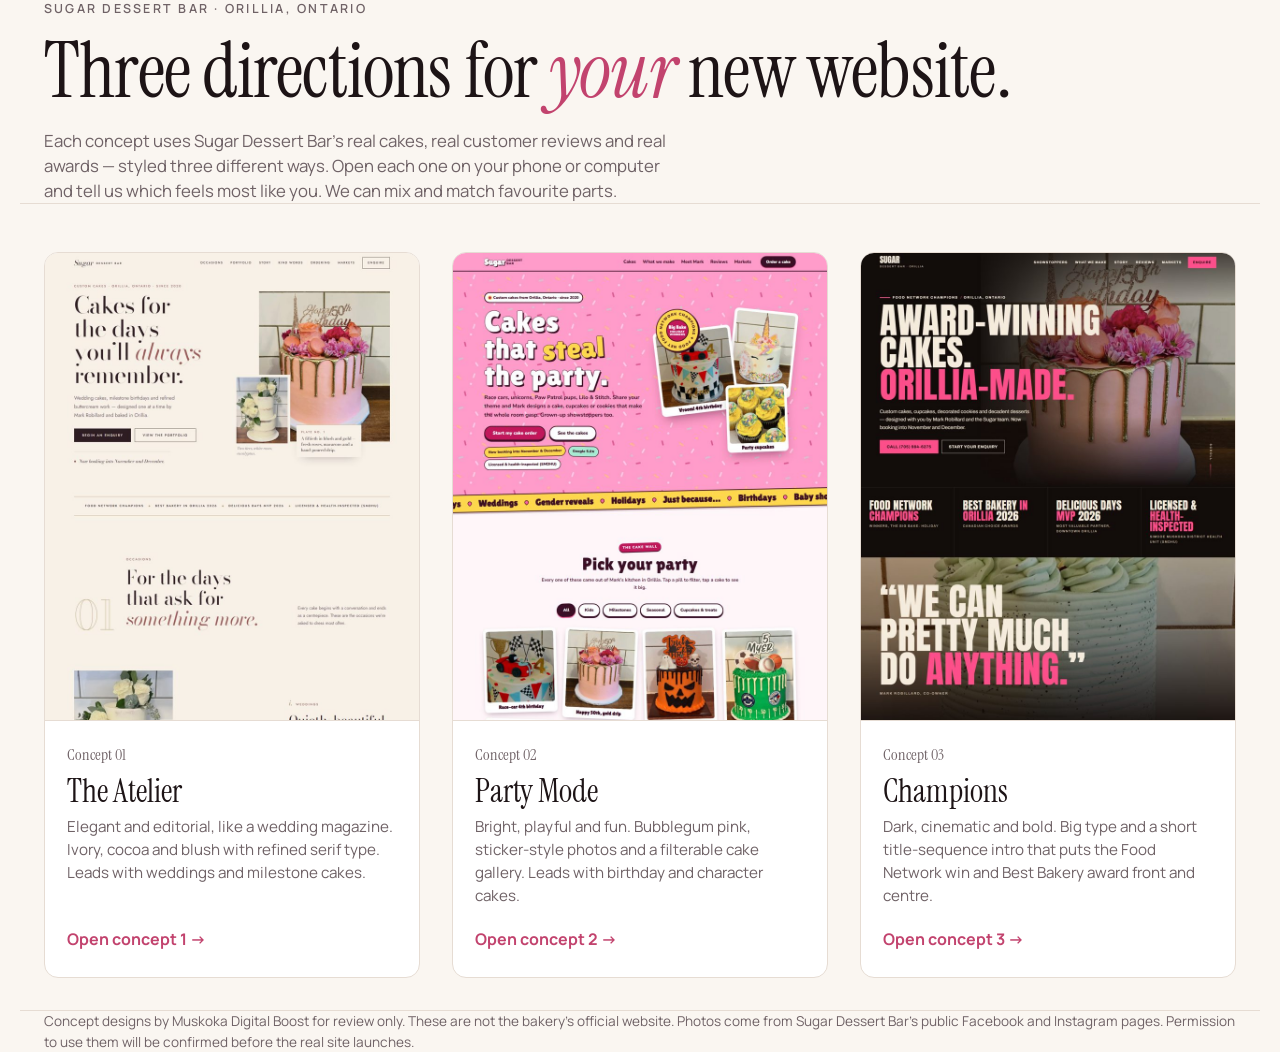
<file: index.html>
<!doctype html>
<html lang="en-CA">
<head>
<meta charset="utf-8">
<meta name="viewport" content="width=device-width, initial-scale=1">
<meta name="robots" content="noindex, nofollow">
<title>Sugar Dessert Bar — Website Concepts</title>
<link rel="preconnect" href="https://fonts.googleapis.com"><link rel="preconnect" href="https://fonts.gstatic.com" crossorigin>
<link href="https://fonts.googleapis.com/css2?family=Instrument+Serif:ital@0;1&family=Manrope:wght@400;600;700&display=swap" rel="stylesheet">
<style>
:root{--ink:#1d1416;--paper:#faf6f1;--muted:#6f6266;--line:#e6dcd3;--accent:#c2436e}
*{box-sizing:border-box;margin:0}
body{font-family:Manrope,system-ui,sans-serif;background:var(--paper);color:var(--ink);line-height:1.5}
a{color:inherit}
.wrap{max-width:1240px;margin:0 auto;padding:0 24px}
header{padding:56px 0 40px;border-bottom:1px solid var(--line)}
.eyebrow{font-size:.78rem;letter-spacing:.18em;text-transform:uppercase;color:var(--muted);font-weight:600}
h1{font-family:"Instrument Serif",serif;font-weight:400;font-size:clamp(2.6rem,6vw,4.8rem);line-height:1;margin:14px 0 18px;letter-spacing:-.01em}
h1 em{color:var(--accent)}
header p.lede{max-width:640px;color:var(--muted);font-size:1.05rem}
.grid{display:grid;gap:32px;padding:48px 0 32px;grid-template-columns:repeat(auto-fit,minmax(300px,1fr))}
.card{display:flex;flex-direction:column;text-decoration:none;border-radius:14px;overflow:hidden;background:#fff;border:1px solid var(--line);transition:transform .25s ease,box-shadow .25s ease}
.card:hover,.card:focus-visible{transform:translateY(-4px);box-shadow:0 18px 40px -18px rgba(40,20,25,.35)}
.card:focus-visible{outline:3px solid var(--accent);outline-offset:3px}
.shot{aspect-ratio:4/5;overflow:hidden;background:#eee;border-bottom:1px solid var(--line)}
.shot img{width:100%;height:100%;object-fit:cover;object-position:top;display:block;transition:transform 6s ease}
.card:hover .shot img{transform:translateY(-6%)}
.body{padding:22px 22px 26px;display:flex;flex-direction:column;gap:8px;flex:1}
.num{font-family:"Instrument Serif",serif;font-size:1rem;color:var(--muted)}
h2{font-family:"Instrument Serif",serif;font-weight:400;font-size:2rem;line-height:1.05}
.body p{color:var(--muted);font-size:.95rem}
.go{margin-top:auto;padding-top:12px;font-weight:700;color:var(--accent)}
footer{padding:28px 0 48px;color:var(--muted);font-size:.85rem;border-top:1px solid var(--line)}
@media (prefers-reduced-motion:reduce){.card,.shot img{transition:none}}
</style>
</head>
<body>
<header class="wrap">
  <p class="eyebrow">Sugar Dessert Bar · Orillia, Ontario</p>
  <h1>Three directions for <em>your</em> new website.</h1>
  <p class="lede">Each concept uses Sugar Dessert Bar’s real cakes, real customer reviews and real awards — styled three different ways. Open each one on your phone or computer and tell us which feels most like you. We can mix and match favourite parts.</p>
</header>
<main class="wrap">
  <div class="grid">
    <a class="card" href="v1/">
      <div class="shot"><img src="assets/previews/v1.jpg" alt="Preview of concept 1, The Atelier" loading="lazy"></div>
      <div class="body"><span class="num">Concept 01</span><h2>The Atelier</h2><p>Elegant and editorial, like a wedding magazine. Ivory, cocoa and blush with refined serif type. Leads with weddings and milestone cakes.</p><span class="go">Open concept 1 →</span></div>
    </a>
    <a class="card" href="v2/">
      <div class="shot"><img src="assets/previews/v2.jpg" alt="Preview of concept 2, Party Mode" loading="lazy"></div>
      <div class="body"><span class="num">Concept 02</span><h2>Party Mode</h2><p>Bright, playful and fun. Bubblegum pink, sticker-style photos and a filterable cake gallery. Leads with birthday and character cakes.</p><span class="go">Open concept 2 →</span></div>
    </a>
    <a class="card" href="v3/">
      <div class="shot"><img src="assets/previews/v3.jpg" alt="Preview of concept 3, Champions" loading="lazy"></div>
      <div class="body"><span class="num">Concept 03</span><h2>Champions</h2><p>Dark, cinematic and bold. Big type and a short title-sequence intro that puts the Food Network win and Best Bakery award front and centre.</p><span class="go">Open concept 3 →</span></div>
    </a>
  </div>
</main>
<footer class="wrap">Concept designs by Muskoka Digital Boost for review only. These are not the bakery’s official website. Photos come from Sugar Dessert Bar’s public Facebook and Instagram pages. Permission to use them will be confirmed before the real site launches.</footer>
</body>
</html>
</file>
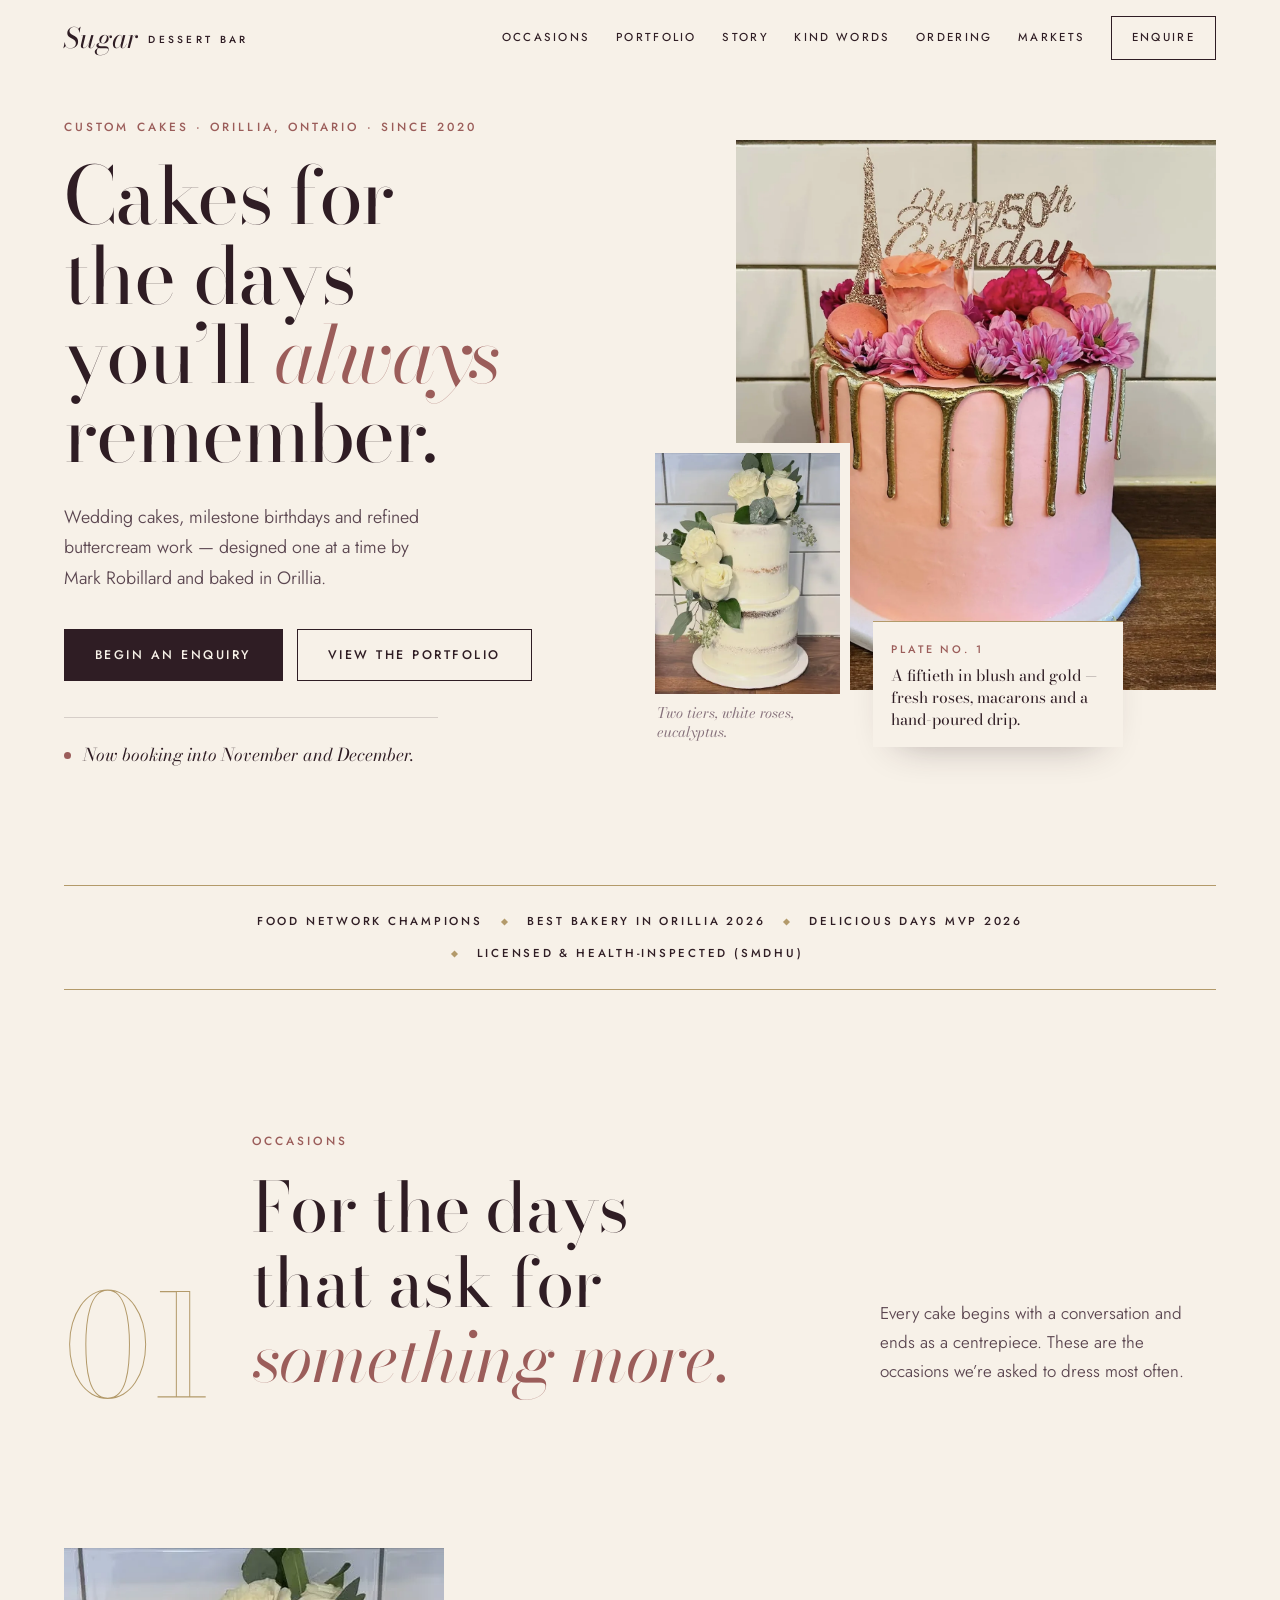
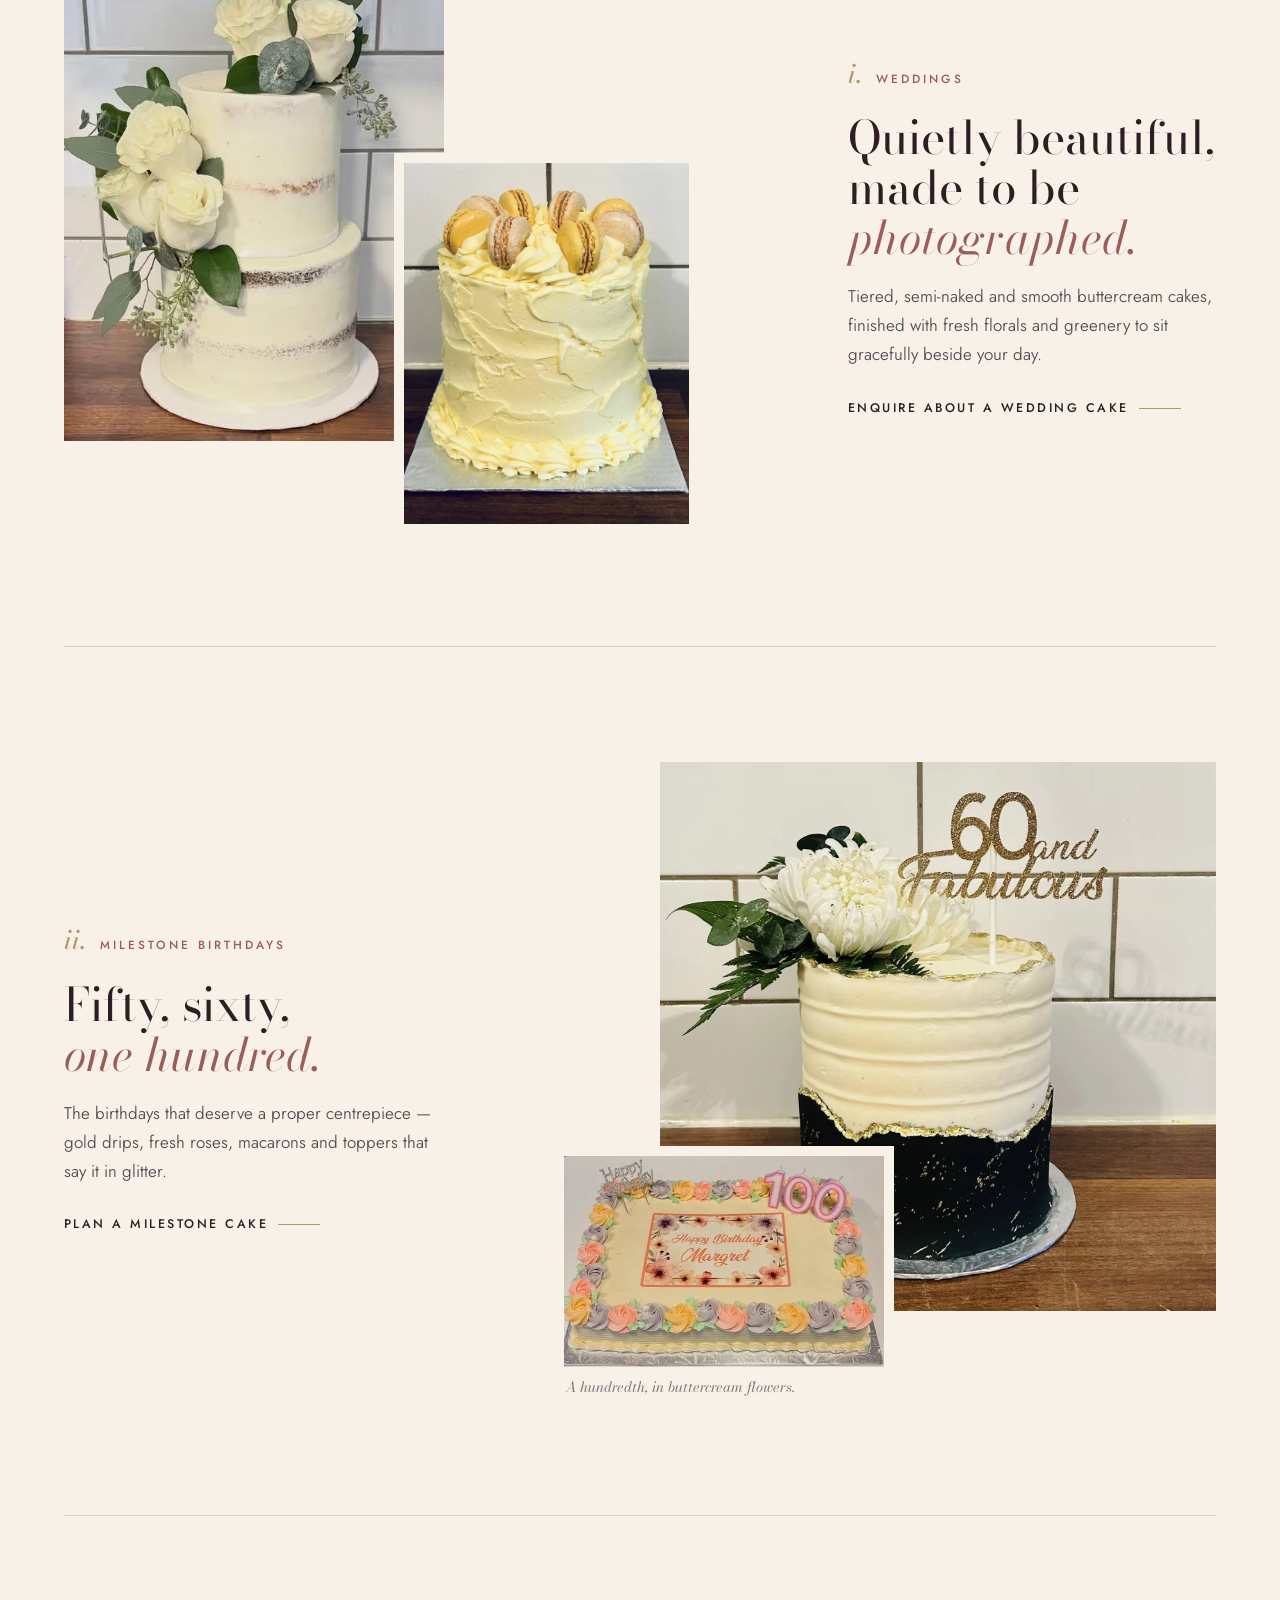
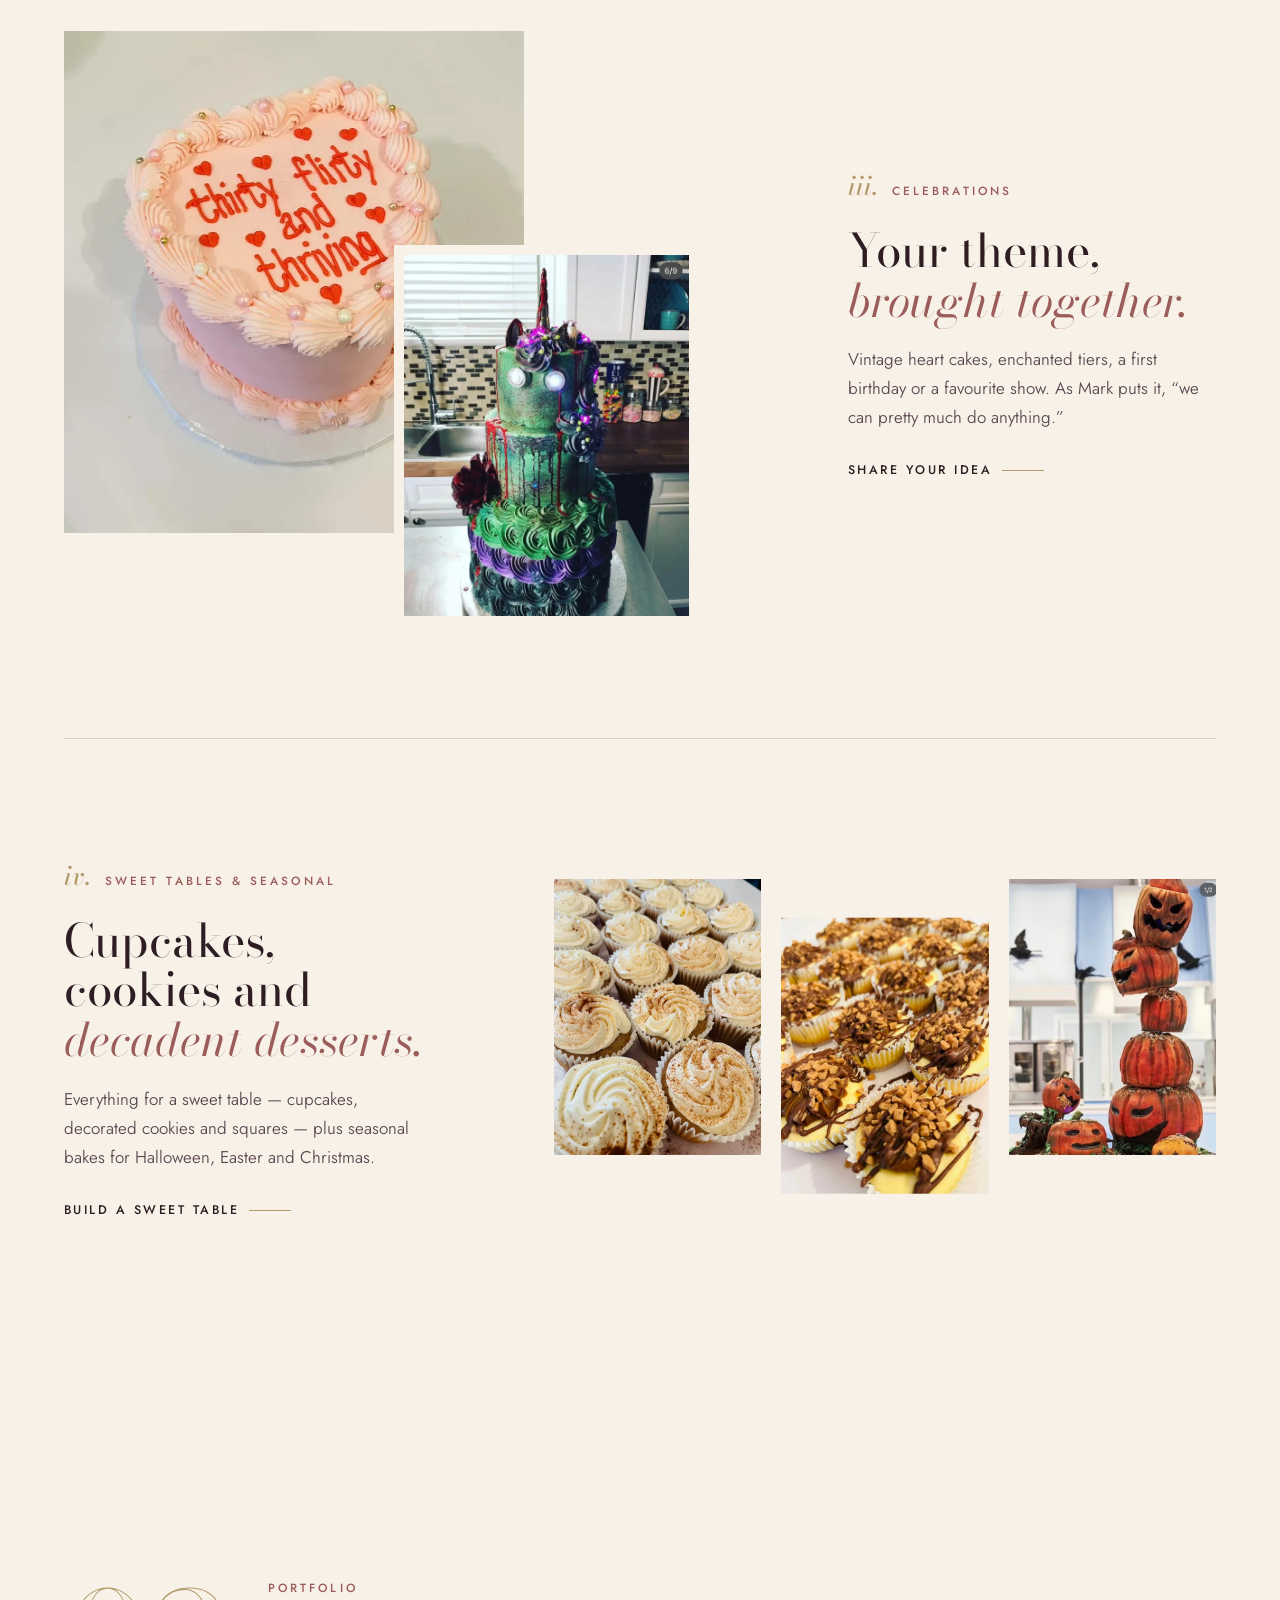
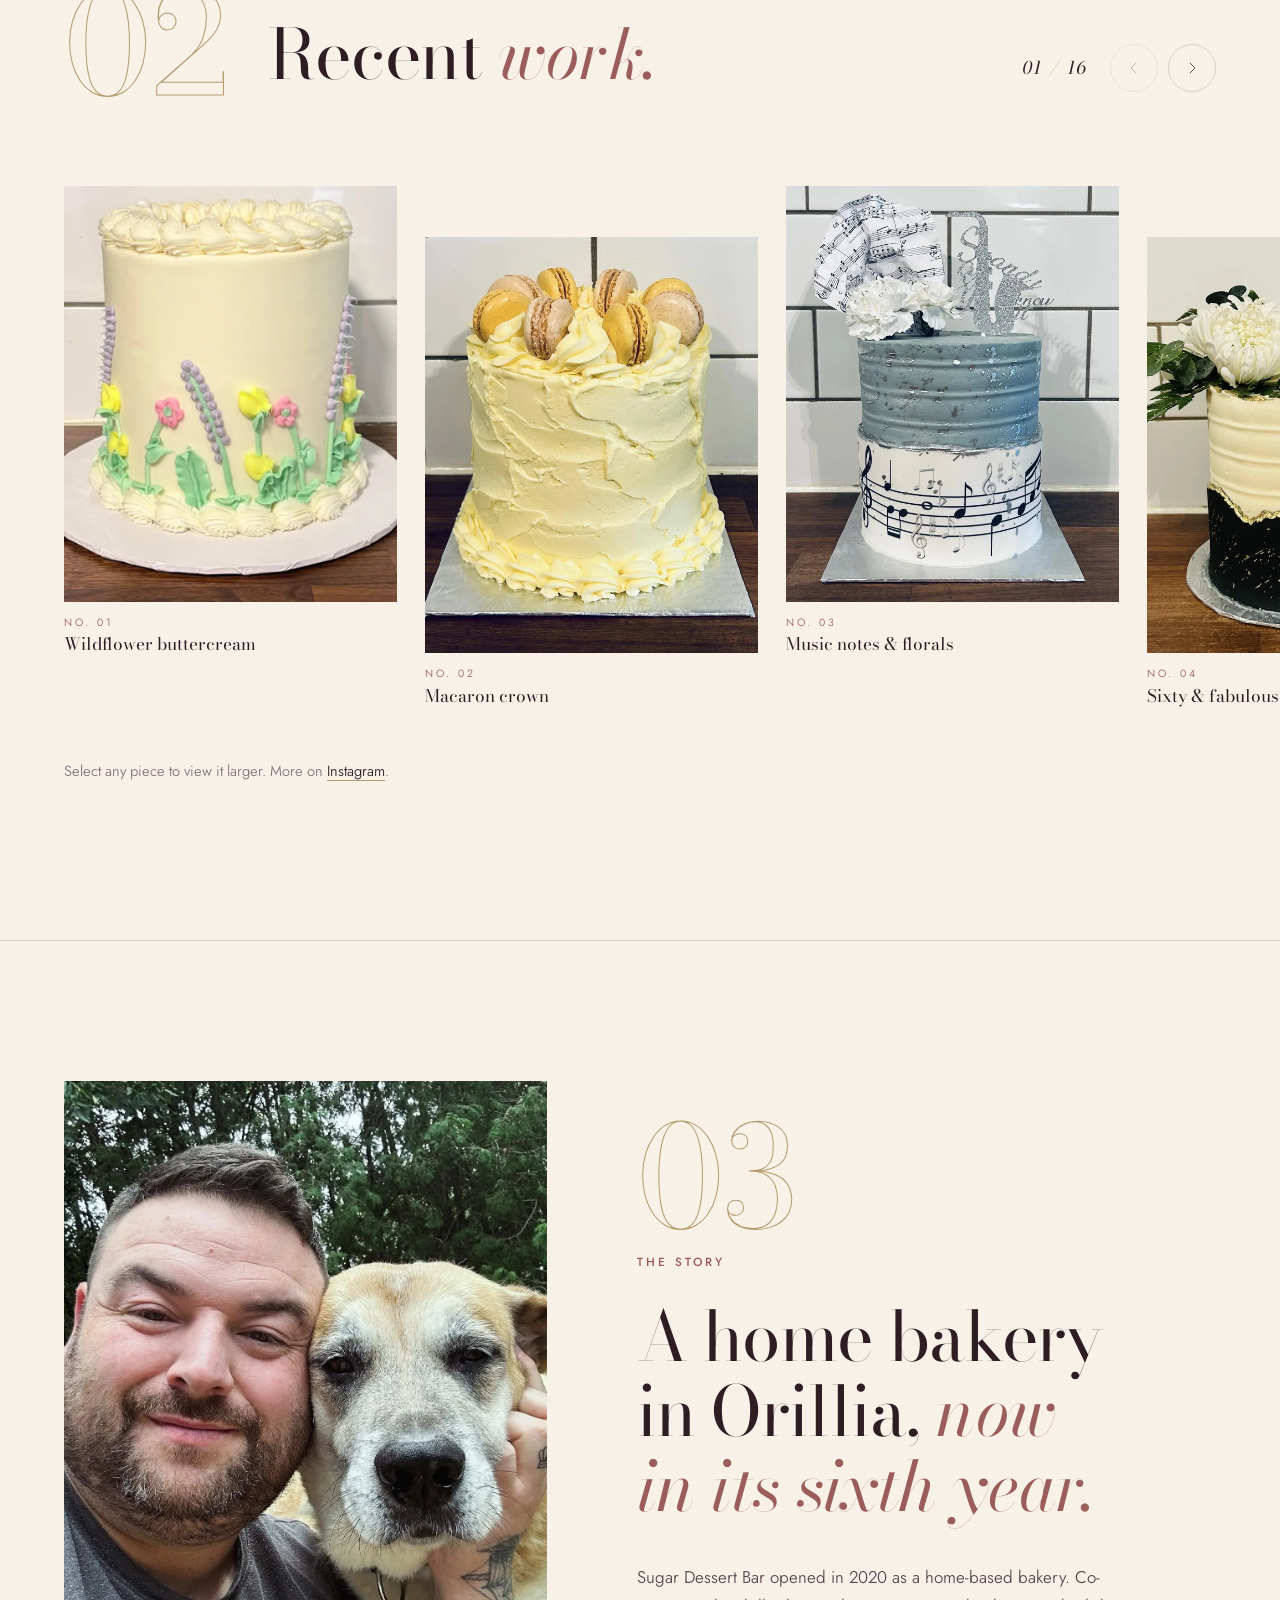
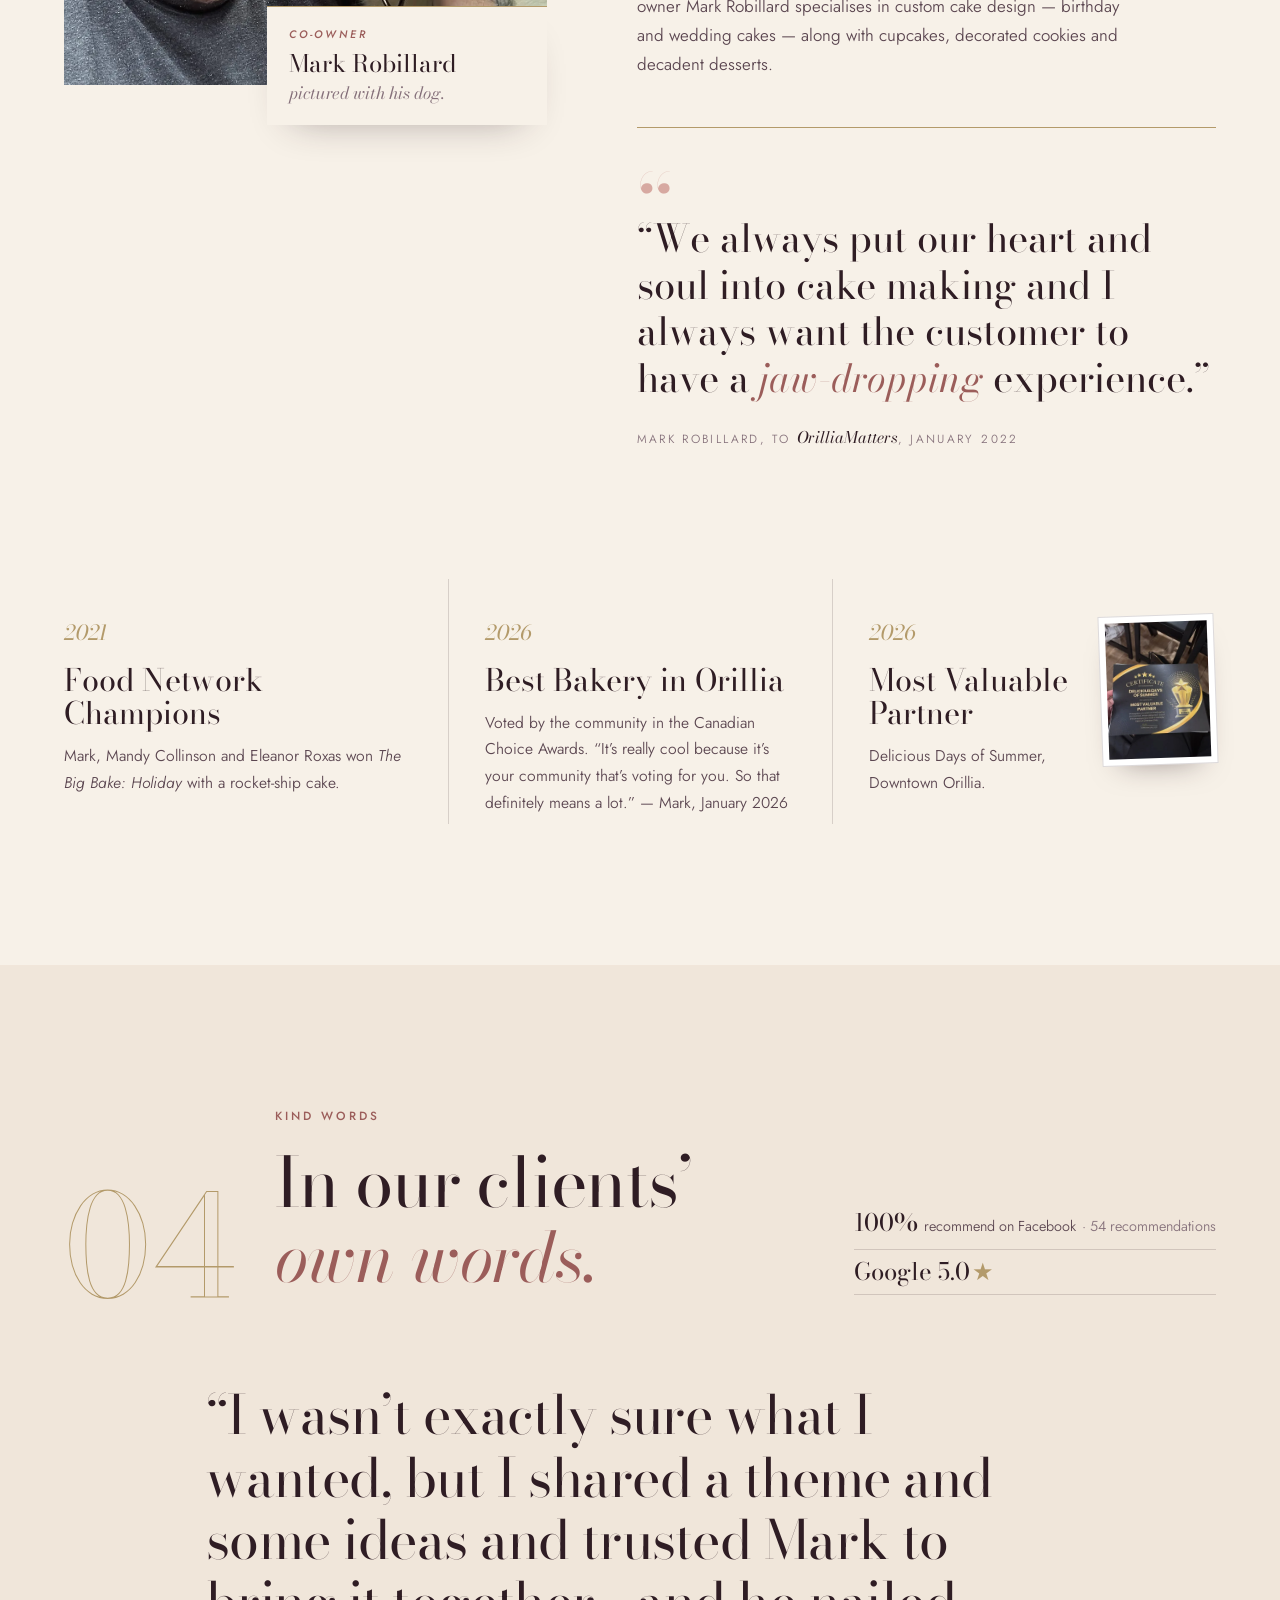
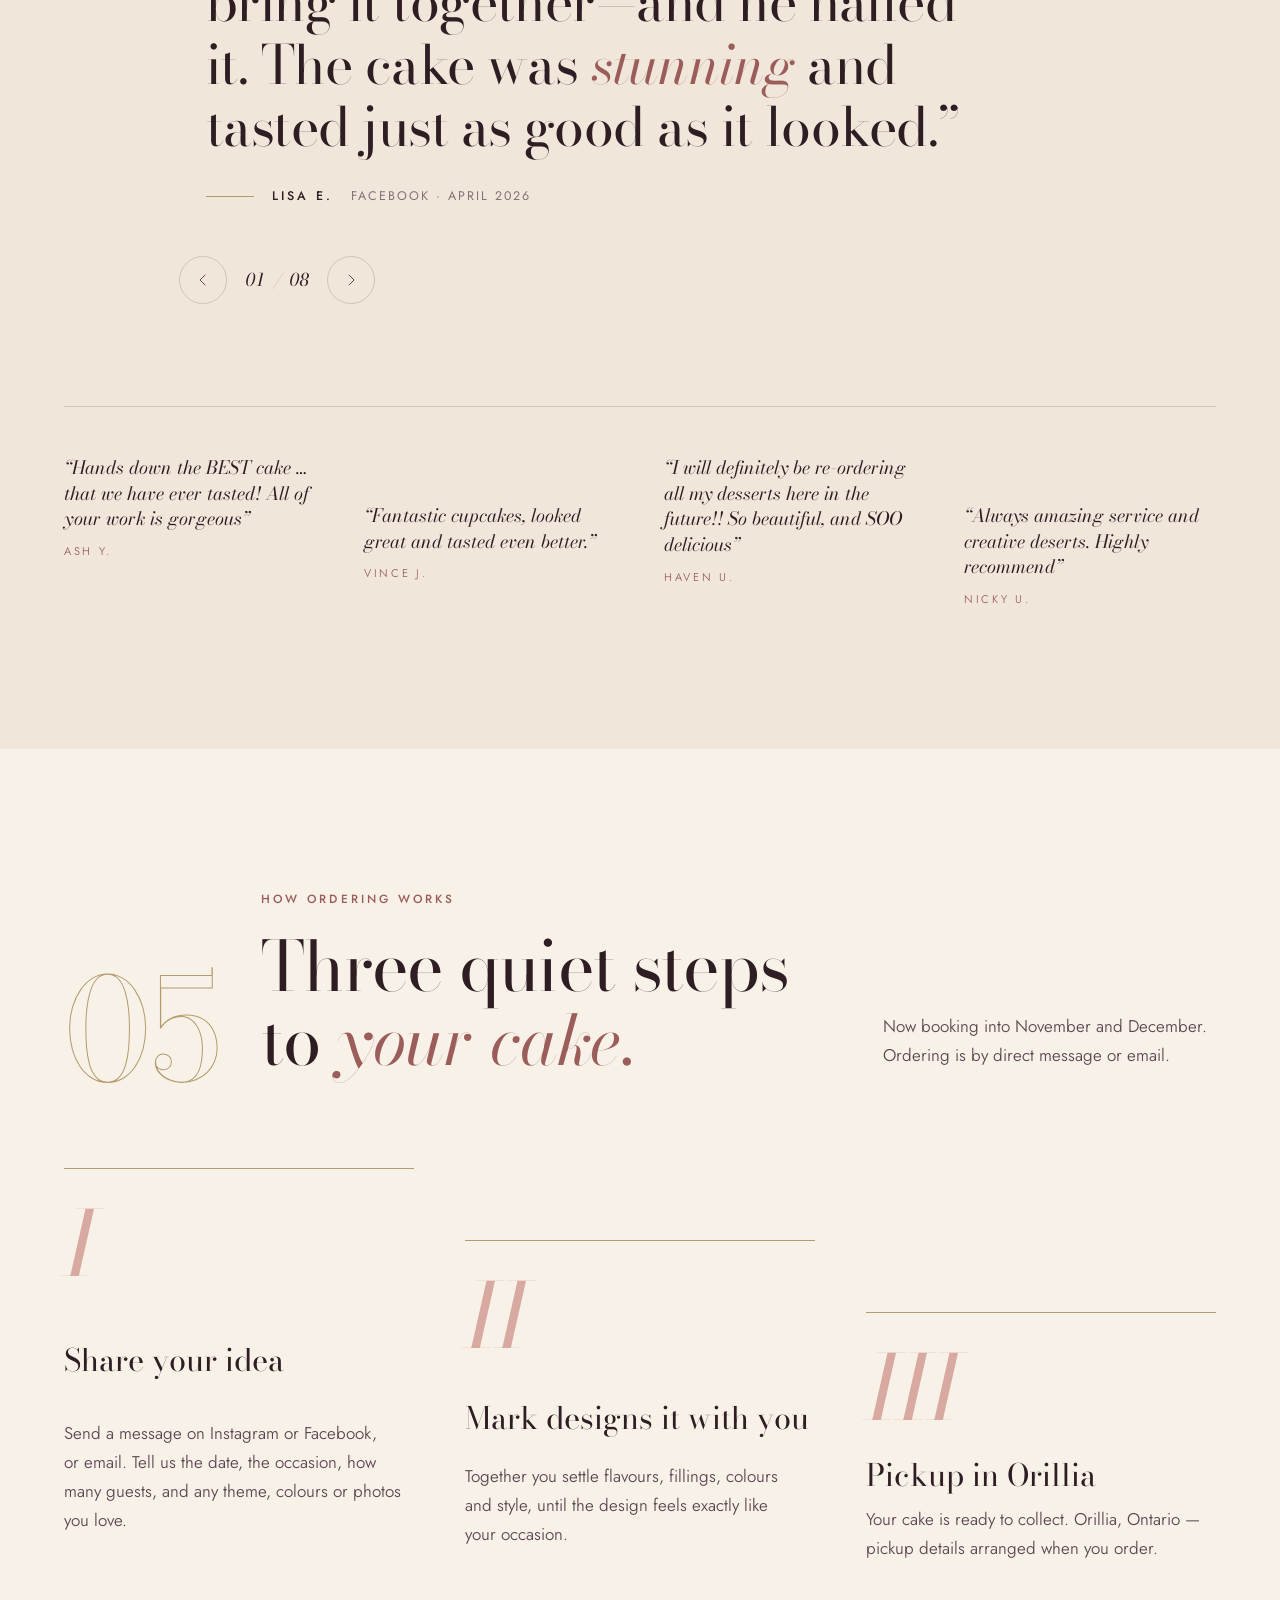
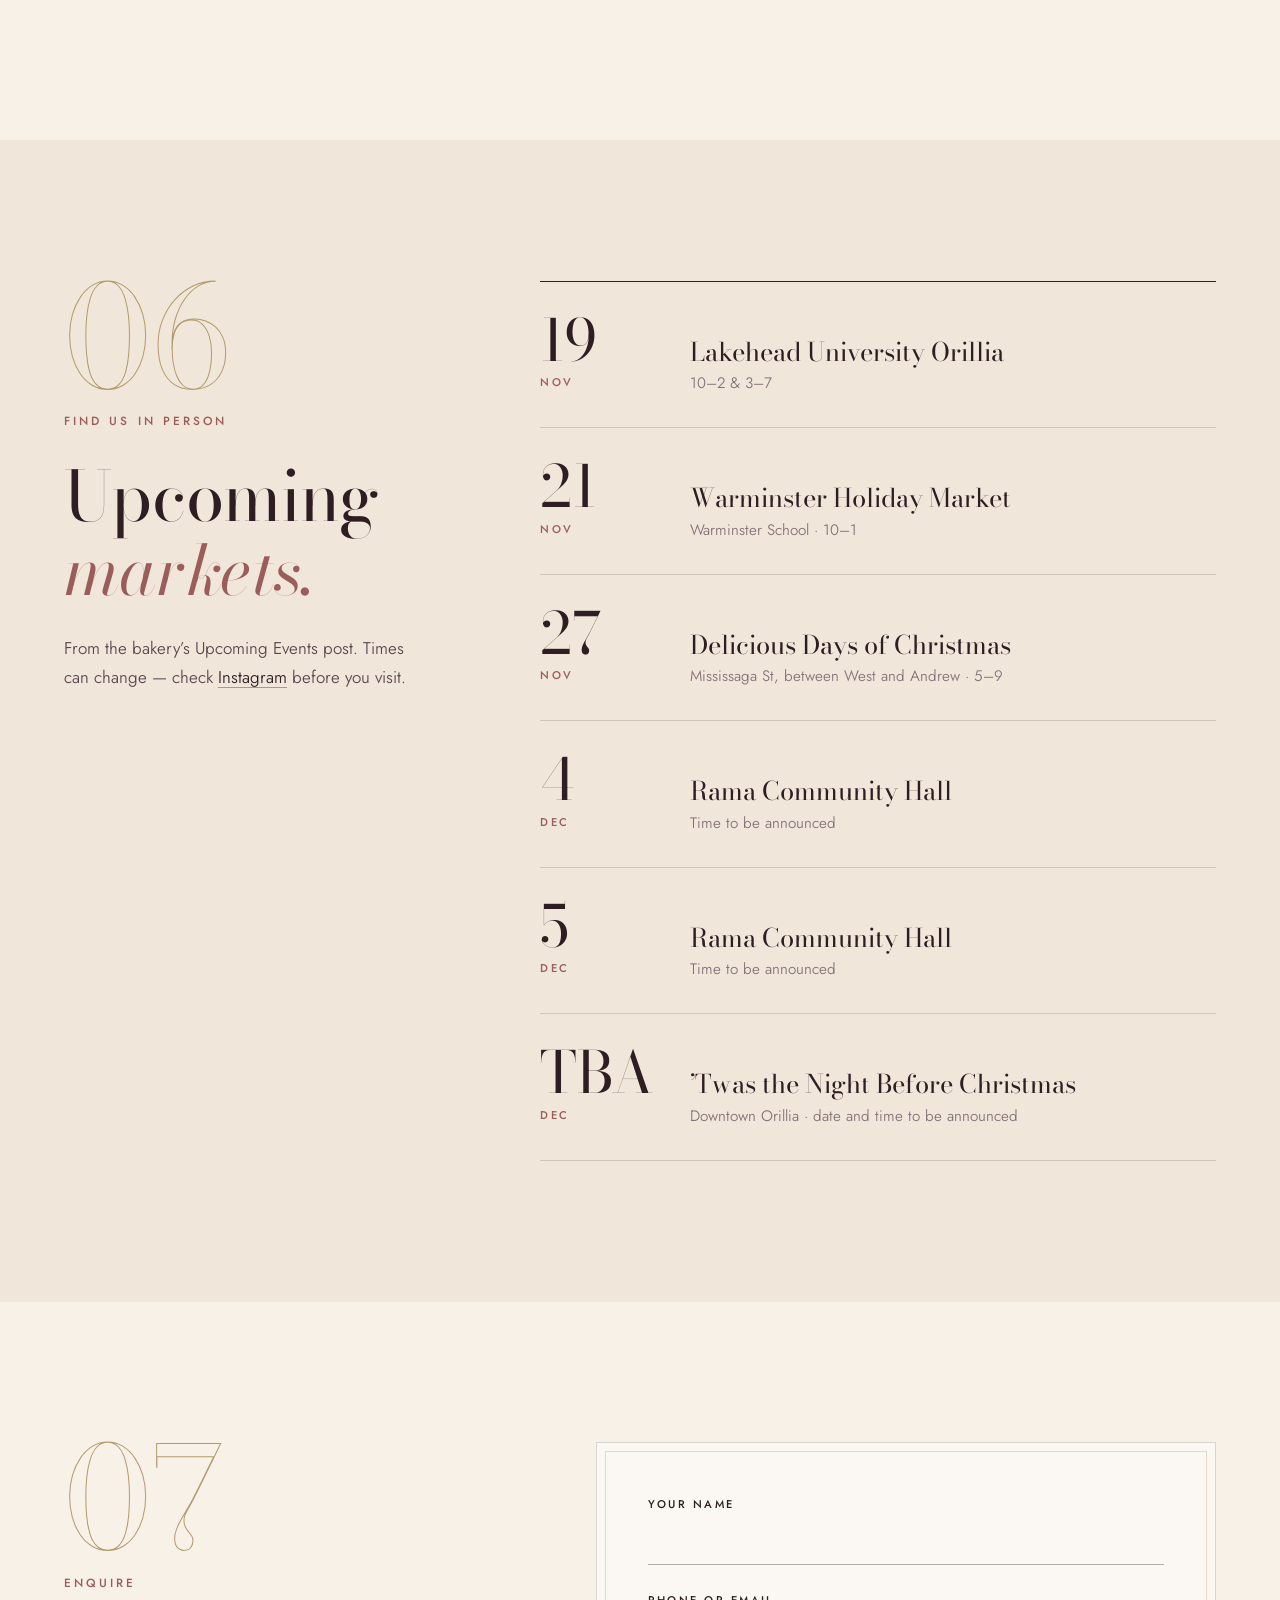
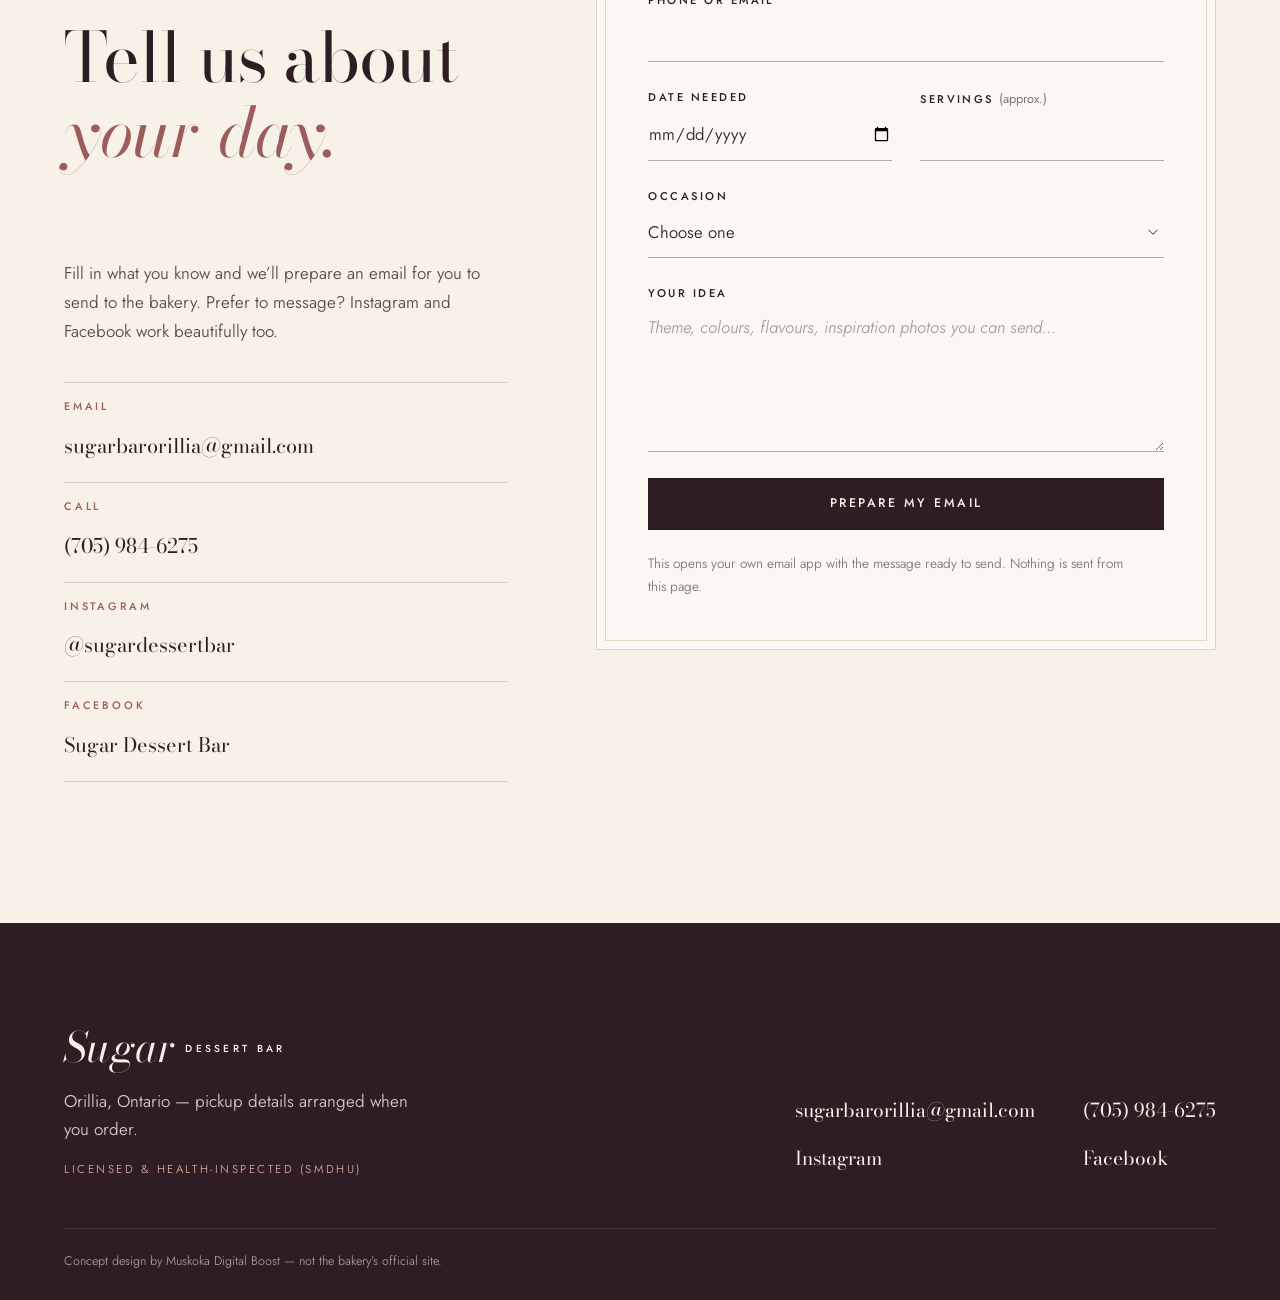
<file: v1/index.html>
<!doctype html>
<html lang="en-CA">
<head>
<meta charset="utf-8">
<meta name="viewport" content="width=device-width, initial-scale=1">
<meta name="robots" content="noindex, nofollow">
<title>Sugar Dessert Bar — Custom cakes, Orillia, Ontario</title>
<meta name="description" content="Wedding cakes, milestone birthday cakes and elegant buttercream work, designed by Mark Robillard in Orillia, Ontario.">
<link rel="preconnect" href="https://fonts.googleapis.com">
<link rel="preconnect" href="https://fonts.gstatic.com" crossorigin>
<link href="https://fonts.googleapis.com/css2?family=Bodoni+Moda:ital,opsz,wght@0,6..96,400..600;1,6..96,400..600&family=Jost:wght@300..600&display=swap" rel="stylesheet">
<link rel="stylesheet" href="style.css">
<script>document.documentElement.classList.add('js');</script>
</head>
<body>
<a class="skip" href="#main">Skip to content</a>

<header class="masthead" id="top">
  <div class="masthead__inner">
    <a class="wordmark" href="#top" aria-label="Sugar Dessert Bar, back to top">
      <span class="wordmark__script">Sugar</span>
      <span class="wordmark__caps">Dessert&nbsp;Bar</span>
    </a>
    <nav class="nav" aria-label="Primary">
      <button class="nav__toggle" type="button" aria-expanded="false" aria-controls="nav-list">
        <span class="nav__toggle-label">Menu</span>
        <span class="nav__toggle-lines" aria-hidden="true"></span>
      </button>
      <ul class="nav__list" id="nav-list">
        <li><a href="#occasions">Occasions</a></li>
        <li><a href="#portfolio">Portfolio</a></li>
        <li><a href="#story">Story</a></li>
        <li><a href="#kind-words">Kind words</a></li>
        <li><a href="#ordering">Ordering</a></li>
        <li><a href="#markets">Markets</a></li>
        <li class="nav__cta"><a href="#enquire">Enquire</a></li>
      </ul>
    </nav>
  </div>
</header>

<main id="main">

  <!-- HERO -->
  <section class="hero" aria-labelledby="hero-title">
    <div class="hero__text">
      <p class="eyebrow reveal">Custom cakes &middot; Orillia, Ontario &middot; Since 2020</p>
      <h1 class="hero__title reveal" id="hero-title">
        Cakes for the days you&rsquo;ll <em>always</em> remember.
      </h1>
      <p class="hero__lede reveal">Wedding cakes, milestone birthdays and refined buttercream work &mdash; designed one at a time by Mark&nbsp;Robillard and baked in Orillia.</p>
      <div class="hero__actions reveal">
        <a class="btn btn--ink" href="#enquire">Begin an enquiry</a>
        <a class="btn btn--line" href="#portfolio">View the portfolio</a>
      </div>
      <p class="hero__note reveal"><span class="dot" aria-hidden="true"></span>Now booking into November and December.</p>
    </div>

    <div class="hero__visual">
      <figure class="hero__main reveal">
        <img src="../assets/img/fiftieth-drip-cake.webp" width="1398" height="1600"
             alt="Tall pink buttercream cake with a gold drip, fresh roses, pink daisies and macarons, topped with a glittering Happy 50th Birthday sign"
             fetchpriority="high">
      </figure>
      <figure class="hero__inset reveal">
        <img src="../assets/img/wedding-cake.webp" width="493" height="640"
             alt="Two-tier semi-naked wedding cake dressed with white roses and eucalyptus">
        <figcaption>Two tiers, white roses, eucalyptus.</figcaption>
      </figure>
      <div class="hero__card reveal">
        <span class="smallcaps">Plate No. 1</span>
        <p>A fiftieth in blush and gold &mdash; fresh roses, macarons and a hand-poured drip.</p>
      </div>
    </div>
  </section>

  <!-- CREDENTIALS -->
  <section class="credentials" aria-label="Recognition">
    <ul class="credentials__list">
      <li>Food Network Champions</li>
      <li>Best Bakery in Orillia 2026</li>
      <li>Delicious Days MVP 2026</li>
      <li>Licensed &amp; health-inspected (SMDHU)</li>
    </ul>
  </section>

  <!-- OCCASIONS -->
  <section class="section occasions" id="occasions" aria-labelledby="occasions-title">
    <header class="section-head">
      <span class="index" aria-hidden="true">01</span>
      <div>
        <p class="eyebrow">Occasions</p>
        <h2 class="section-title" id="occasions-title">For the days that ask for <em>something more.</em></h2>
      </div>
      <p class="section-intro">Every cake begins with a conversation and ends as a centrepiece. These are the occasions we&rsquo;re asked to dress most often.</p>
    </header>

    <article class="chapter chapter--a reveal">
      <div class="chapter__media">
        <img class="chapter__img chapter__img--small" src="../assets/img/wedding-cake.webp" width="493" height="640" loading="lazy"
             alt="Semi-naked two-tier wedding cake with white roses and eucalyptus on a cake stand">
        <img class="chapter__img chapter__img--float" src="../assets/img/macaron-cake.webp" width="1583" height="1600" loading="lazy"
             alt="Pale yellow buttercream cake crowned with pastel macarons">
      </div>
      <div class="chapter__text">
        <p class="chapter__num"><span>i.</span> Weddings</p>
        <h3>Quietly beautiful, made to be <em>photographed.</em></h3>
        <p>Tiered, semi-naked and smooth buttercream cakes, finished with fresh florals and greenery to sit gracefully beside your day.</p>
        <a class="link" href="#enquire" data-occasion="Wedding">Enquire about a wedding cake</a>
      </div>
    </article>

    <article class="chapter chapter--b reveal">
      <div class="chapter__media">
        <img class="chapter__img chapter__img--large" src="../assets/img/sixty-fabulous-cake.webp" width="1600" height="1578" loading="lazy"
             alt="White buttercream cake with black sprinkles and white flowers, topped with a 60 and Fabulous sign">
        <figure class="chapter__float-fig">
          <img src="../assets/img/hundredth-cake.webp" width="640" height="421" loading="lazy"
               alt="100th birthday sheet cake decorated with piped buttercream flowers">
          <figcaption>A hundredth, in buttercream flowers.</figcaption>
        </figure>
      </div>
      <div class="chapter__text">
        <p class="chapter__num"><span>ii.</span> Milestone birthdays</p>
        <h3>Fifty, sixty, <em>one hundred.</em></h3>
        <p>The birthdays that deserve a proper centrepiece &mdash; gold drips, fresh roses, macarons and toppers that say it in glitter.</p>
        <a class="link" href="#enquire" data-occasion="Milestone birthday">Plan a milestone cake</a>
      </div>
    </article>

    <article class="chapter chapter--a reveal">
      <div class="chapter__media">
        <img class="chapter__img chapter__img--tall" src="../assets/img/heart-cake-thirty.webp" width="880" height="960" loading="lazy"
             alt="Vintage-style pink heart cake with ruffled piping reading Thirty Flirty and Thriving">
        <img class="chapter__img chapter__img--float" src="../assets/img/enchanted-cake.webp" width="1290" height="1599" loading="lazy"
             alt="Dark green and purple tiered fantasy cake with fairy lights">
      </div>
      <div class="chapter__text">
        <p class="chapter__num"><span>iii.</span> Celebrations</p>
        <h3>Your theme, <em>brought together.</em></h3>
        <p>Vintage heart cakes, enchanted tiers, a first birthday or a favourite show. As Mark puts it, &ldquo;we can pretty much do anything.&rdquo;</p>
        <a class="link" href="#enquire" data-occasion="Celebration">Share your idea</a>
      </div>
    </article>

    <article class="chapter chapter--b reveal">
      <div class="chapter__media chapter__media--trio">
        <img src="../assets/img/buttercream-cupcakes.webp" width="1200" height="1600" loading="lazy"
             alt="Cupcakes swirled with piped buttercream">
        <img src="../assets/img/caramel-squares.webp" width="1200" height="1600" loading="lazy"
             alt="Caramel dessert squares">
        <img src="../assets/img/pumpkin-tower.webp" width="1285" height="1600" loading="lazy"
             alt="A stacked pumpkin cake for autumn">
      </div>
      <div class="chapter__text">
        <p class="chapter__num"><span>iv.</span> Sweet tables &amp; seasonal</p>
        <h3>Cupcakes, cookies and <em>decadent desserts.</em></h3>
        <p>Everything for a sweet table &mdash; cupcakes, decorated cookies and squares &mdash; plus seasonal bakes for Halloween, Easter and Christmas.</p>
        <a class="link" href="#enquire" data-occasion="Sweet table">Build a sweet table</a>
      </div>
    </article>
  </section>

  <!-- PORTFOLIO -->
  <section class="section portfolio" id="portfolio" aria-labelledby="portfolio-title">
    <header class="section-head section-head--row">
      <span class="index" aria-hidden="true">02</span>
      <div>
        <p class="eyebrow">Portfolio</p>
        <h2 class="section-title" id="portfolio-title">Recent <em>work.</em></h2>
      </div>
      <div class="portfolio__controls">
        <p class="portfolio__count" aria-live="polite"><span data-count-current>01</span> <span class="slash">/</span> <span data-count-total>16</span></p>
        <button class="circle-btn" type="button" data-scroll="-1" aria-label="Previous cakes">
          <svg viewBox="0 0 24 24" aria-hidden="true"><path d="M15 5l-7 7 7 7"/></svg>
        </button>
        <button class="circle-btn" type="button" data-scroll="1" aria-label="More cakes">
          <svg viewBox="0 0 24 24" aria-hidden="true"><path d="M9 5l7 7-7 7"/></svg>
        </button>
      </div>
    </header>

    <ol class="reel" data-reel tabindex="0" aria-label="Portfolio, scroll sideways">
      <li class="reel__item"><button type="button" class="reel__btn" data-full="../assets/img/wildflower-cake.webp"><img src="../assets/img/wildflower-cake.webp" width="954" height="960" loading="lazy" alt="Cream buttercream cake piped with lavender and wildflowers"></button><p class="reel__cap"><span>No. 01</span> Wildflower buttercream</p></li>
      <li class="reel__item"><button type="button" class="reel__btn" data-full="../assets/img/macaron-cake.webp"><img src="../assets/img/macaron-cake.webp" width="1583" height="1600" loading="lazy" alt="Pale yellow buttercream cake topped with macarons"></button><p class="reel__cap"><span>No. 02</span> Macaron crown</p></li>
      <li class="reel__item"><button type="button" class="reel__btn" data-full="../assets/img/music-cake.webp"><img src="../assets/img/music-cake.webp" width="1345" height="1600" loading="lazy" alt="Grey and white cake with music notes and flowers"></button><p class="reel__cap"><span>No. 03</span> Music notes &amp; florals</p></li>
      <li class="reel__item"><button type="button" class="reel__btn" data-full="../assets/img/sixty-fabulous-cake.webp"><img src="../assets/img/sixty-fabulous-cake.webp" width="1600" height="1578" loading="lazy" alt="60 and Fabulous white cake with black sprinkles and white flowers"></button><p class="reel__cap"><span>No. 04</span> Sixty &amp; fabulous</p></li>
      <li class="reel__item"><button type="button" class="reel__btn" data-full="../assets/img/mint-ribbed-cake.webp"><img src="../assets/img/mint-ribbed-cake.webp" width="1327" height="1600" loading="lazy" alt="Mint ribbed buttercream cake with mini eggs"></button><p class="reel__cap"><span>No. 05</span> Mint, ribbed</p></li>
      <li class="reel__item"><button type="button" class="reel__btn" data-full="../assets/img/red-heart-cake.webp"><img src="../assets/img/red-heart-cake.webp" width="1290" height="1218" loading="lazy" alt="Heart-shaped cake with red piping, a red drip and a photo on top"></button><p class="reel__cap"><span>No. 06</span> Red heart</p></li>
      <li class="reel__item"><button type="button" class="reel__btn" data-full="../assets/img/enchanted-cake.webp"><img src="../assets/img/enchanted-cake.webp" width="1290" height="1599" loading="lazy" alt="Dark green and purple tiered fantasy cake with lights"></button><p class="reel__cap"><span>No. 07</span> Enchanted tiers</p></li>
      <li class="reel__item"><button type="button" class="reel__btn" data-full="../assets/img/cupcake-dress.webp"><img src="../assets/img/cupcake-dress.webp" width="1267" height="1600" loading="lazy" alt="Pull-apart cupcake cake shaped like a dress"></button><p class="reel__cap"><span>No. 08</span> The cupcake dress</p></li>
      <li class="reel__item"><button type="button" class="reel__btn" data-full="../assets/img/heart-cake-thirty.webp"><img src="../assets/img/heart-cake-thirty.webp" width="880" height="960" loading="lazy" alt="Vintage pink heart cake reading Thirty Flirty and Thriving"></button><p class="reel__cap"><span>No. 09</span> Thirty, flirty &amp; thriving</p></li>
      <li class="reel__item"><button type="button" class="reel__btn" data-full="../assets/img/mini-egg-cake.webp"><img src="../assets/img/mini-egg-cake.webp" width="1600" height="1598" loading="lazy" alt="White ribbed cake decorated with Easter mini eggs"></button><p class="reel__cap"><span>No. 10</span> Easter, ribbed</p></li>
      <li class="reel__item"><button type="button" class="reel__btn" data-full="../assets/img/safari-cake.webp"><img src="../assets/img/safari-cake.webp" width="1058" height="1600" loading="lazy" alt="Two-tier jungle cake with safari animals"></button><p class="reel__cap"><span>No. 11</span> Two-tier safari</p></li>
      <li class="reel__item"><button type="button" class="reel__btn" data-full="../assets/img/princess-cake.webp"><img src="../assets/img/princess-cake.webp" width="1048" height="1600" loading="lazy" alt="Cake decorated with Disney princesses"></button><p class="reel__cap"><span>No. 12</span> Princess party</p></li>
      <li class="reel__item"><button type="button" class="reel__btn" data-full="../assets/img/race-car-cake.webp"><img src="../assets/img/race-car-cake.webp" width="1440" height="1510" loading="lazy" alt="Race-car fourth birthday cake with checkered flags and bunting"></button><p class="reel__cap"><span>No. 13</span> Race-car fourth</p></li>
      <li class="reel__item"><button type="button" class="reel__btn" data-full="../assets/img/pumpkin-tower.webp"><img src="../assets/img/pumpkin-tower.webp" width="1285" height="1600" loading="lazy" alt="Stacked pumpkin cake"></button><p class="reel__cap"><span>No. 14</span> Pumpkin tower</p></li>
      <li class="reel__item"><button type="button" class="reel__btn" data-full="../assets/img/unicorn-cupcakes.webp"><img src="../assets/img/unicorn-cupcakes.webp" width="1200" height="1600" loading="lazy" alt="Unicorn-themed cupcakes"></button><p class="reel__cap"><span>No. 15</span> Unicorn cupcakes</p></li>
      <li class="reel__item"><button type="button" class="reel__btn" data-full="../assets/img/buttercream-cupcakes.webp"><img src="../assets/img/buttercream-cupcakes.webp" width="1200" height="1600" loading="lazy" alt="Cupcakes finished with swirls of piped buttercream"></button><p class="reel__cap"><span>No. 16</span> Buttercream cupcakes</p></li>
    </ol>
    <p class="portfolio__hint">Select any piece to view it larger. More on <a href="https://www.instagram.com/sugardessertbar/" rel="noopener" target="_blank">Instagram</a>.</p>
  </section>

  <!-- STORY -->
  <section class="section story" id="story" aria-labelledby="story-title">
    <div class="story__grid">
      <figure class="story__portrait reveal">
        <img src="../assets/img/mark-robillard.webp" width="1440" height="1440" loading="lazy"
             alt="Mark Robillard, co-owner of Sugar Dessert Bar, smiling cheek to cheek with his dog">
        <figcaption class="story__card">
          <span class="smallcaps">Co-owner</span>
          <strong>Mark Robillard</strong>
          <span>pictured with his dog.</span>
        </figcaption>
      </figure>

      <div class="story__text">
        <header class="section-head section-head--stack">
          <span class="index" aria-hidden="true">03</span>
          <p class="eyebrow">The story</p>
          <h2 class="section-title" id="story-title">A home bakery in Orillia, <em>now in its sixth year.</em></h2>
        </header>
        <p class="reveal">Sugar Dessert Bar opened in 2020 as a home-based bakery. Co-owner Mark Robillard specialises in custom cake design &mdash; birthday and wedding cakes &mdash; along with cupcakes, decorated cookies and decadent desserts.</p>
        <blockquote class="pull reveal">
          <p>&ldquo;We always put our heart and soul into cake making and I always want the customer to have a <em>jaw-dropping</em> experience.&rdquo;</p>
          <footer>Mark Robillard, to <cite>OrilliaMatters</cite>, January 2022</footer>
        </blockquote>
      </div>
    </div>

    <ol class="honours" aria-label="Awards and recognition">
      <li class="honour reveal">
        <span class="honour__year">2021</span>
        <h3>Food Network Champions</h3>
        <p>Mark, Mandy Collinson and Eleanor Roxas won <em>The Big Bake: Holiday</em> with a rocket-ship cake.</p>
      </li>
      <li class="honour reveal">
        <span class="honour__year">2026</span>
        <h3>Best Bakery in Orillia</h3>
        <p>Voted by the community in the Canadian Choice Awards. &ldquo;It&rsquo;s really cool because it&rsquo;s your community that&rsquo;s voting for you. So that definitely means a lot.&rdquo; &mdash; Mark, January 2026</p>
      </li>
      <li class="honour honour--cert reveal">
        <span class="honour__year">2026</span>
        <h3>Most Valuable Partner</h3>
        <p>Delicious Days of Summer, Downtown Orillia.</p>
        <button type="button" class="honour__cert" data-full="../assets/img/mvp-certificate.webp" aria-label="View the Most Valuable Partner 2026 certificate">
          <img src="../assets/img/mvp-certificate.webp" width="480" height="640" loading="lazy" alt="Delicious Days of Summer Most Valuable Partner 2026 certificate">
        </button>
      </li>
    </ol>
  </section>

  <!-- REVIEWS -->
  <section class="section reviews" id="kind-words" aria-labelledby="reviews-title">
    <header class="section-head section-head--row">
      <span class="index" aria-hidden="true">04</span>
      <div>
        <p class="eyebrow">Kind words</p>
        <h2 class="section-title" id="reviews-title">In our clients&rsquo; <em>own words.</em></h2>
      </div>
      <ul class="ratings">
        <li><strong>100%</strong> recommend on Facebook <span>&middot; 54 recommendations</span></li>
        <li><strong>Google 5.0<span aria-hidden="true">&#9733;</span></strong><span class="sr-only"> stars</span></li>
      </ul>
    </header>

    <div class="quotes" data-quotes>
      <div class="quotes__track" data-quotes-track tabindex="0" aria-label="Customer reviews, scroll sideways">
        <figure class="quote">
          <blockquote><p>&ldquo;I wasn&rsquo;t exactly sure what I wanted, but I shared a theme and some ideas and trusted Mark to bring it together&mdash;and he nailed it. The cake was <em>stunning</em> and tasted just as good as it looked.&rdquo;</p></blockquote>
          <figcaption>Lisa E. <span>Facebook &middot; April 2026</span></figcaption>
        </figure>
        <figure class="quote">
          <blockquote><p>&ldquo;10/10 Thank you for the most beautiful cakes I have ever seen!! <em>Beyond breathtaking.</em> &hellip; Cakes are delicious, moist, rich buttercream icing that doesn&rsquo;t dry out &amp; cakes are so flavourful!&rdquo;</p></blockquote>
          <figcaption>Elissa M. <span>Facebook &middot; October 2025</span></figcaption>
        </figure>
        <figure class="quote">
          <blockquote><p>&ldquo;The little details were amazing and you can tell a lot of love goes into those cakes. <em>It was perfect!</em>&rdquo;</p></blockquote>
          <figcaption>Jessica L. <span>Facebook &middot; March 2024</span></figcaption>
        </figure>
        <figure class="quote">
          <blockquote><p>&ldquo;I was able to pick flavors and filling. Mark spoke with me about colours and styles and sent me photos the night before&hellip;&rdquo;</p></blockquote>
          <figcaption>Jessica H. <span>Facebook &middot; October 2024</span></figcaption>
        </figure>
        <figure class="quote">
          <blockquote><p>&ldquo;Honestly such a pleasure to work with and their cupcakes are Devine! So many flavours to choose from and they look amazing <em>10 out of 10 recommend</em>&rdquo;</p></blockquote>
          <figcaption>Megan A. <span>Facebook &middot; May 2026</span></figcaption>
        </figure>
        <figure class="quote">
          <blockquote><p>&ldquo;Mark made some beautiful and yummy shortbread cookies at Christmas. He is super communicative, <em>very warm and friendly too!</em>&rdquo;</p></blockquote>
          <figcaption>Cheryl H. <span>Facebook &middot; January 2026</span></figcaption>
        </figure>
        <figure class="quote">
          <blockquote><p>&ldquo;His final creation, a Winnie the Pooh themed Hunny Pot cake for our son&rsquo;s 1st Birthday, was <em>epic.</em> And of course the cake itself was beyond delish.&rdquo;</p></blockquote>
          <figcaption>Molly H. <span>Facebook &middot; September 2023</span></figcaption>
        </figure>
        <figure class="quote">
          <blockquote><p>&ldquo;We just tried the Oreo Marble cake, and it&rsquo;s incredible! The icing is perfectly sweet, the cake is moist and the Oreo crumbles on top make it <em>even better.</em>&rdquo;</p></blockquote>
          <figcaption>Ange F. <span>Facebook &middot; January 2025</span></figcaption>
        </figure>
      </div>
      <div class="quotes__nav">
        <button class="circle-btn" type="button" data-quote-step="-1" aria-label="Previous review">
          <svg viewBox="0 0 24 24" aria-hidden="true"><path d="M15 5l-7 7 7 7"/></svg>
        </button>
        <p class="quotes__count" aria-live="polite"><span data-quote-current>01</span> <span class="slash">/</span> <span data-quote-total>08</span></p>
        <button class="circle-btn" type="button" data-quote-step="1" aria-label="Next review">
          <svg viewBox="0 0 24 24" aria-hidden="true"><path d="M9 5l7 7-7 7"/></svg>
        </button>
      </div>
    </div>

    <ul class="shortnotes">
      <li class="reveal">&ldquo;Hands down the BEST cake &hellip; that we have ever tasted! All of your work is gorgeous&rdquo; <span>Ash Y.</span></li>
      <li class="reveal">&ldquo;Fantastic cupcakes, looked great and tasted even better.&rdquo; <span>Vince J.</span></li>
      <li class="reveal">&ldquo;I will definitely be re-ordering all my desserts here in the future!! So beautiful, and SOO delicious&rdquo; <span>Haven U.</span></li>
      <li class="reveal">&ldquo;Always amazing service and creative deserts. Highly recommend&rdquo; <span>Nicky U.</span></li>
    </ul>
  </section>

  <!-- ORDERING -->
  <section class="section ordering" id="ordering" aria-labelledby="ordering-title">
    <header class="section-head">
      <span class="index" aria-hidden="true">05</span>
      <div>
        <p class="eyebrow">How ordering works</p>
        <h2 class="section-title" id="ordering-title">Three quiet steps to <em>your cake.</em></h2>
      </div>
      <p class="section-intro">Now booking into November and December. Ordering is by direct message or email.</p>
    </header>
    <ol class="steps">
      <li class="step reveal">
        <span class="step__num" aria-hidden="true">I</span>
        <h3>Share your idea</h3>
        <p>Send a message on Instagram or Facebook, or email. Tell us the date, the occasion, how many guests, and any theme, colours or photos you love.</p>
      </li>
      <li class="step reveal">
        <span class="step__num" aria-hidden="true">II</span>
        <h3>Mark designs it with you</h3>
        <p>Together you settle flavours, fillings, colours and style, until the design feels exactly like your occasion.</p>
      </li>
      <li class="step reveal">
        <span class="step__num" aria-hidden="true">III</span>
        <h3>Pickup in Orillia</h3>
        <p>Your cake is ready to collect. Orillia, Ontario &mdash; pickup details arranged when you order.</p>
      </li>
    </ol>
  </section>

  <!-- MARKETS -->
  <section class="section markets" id="markets" aria-labelledby="markets-title">
    <div class="markets__grid">
      <header class="section-head section-head--stack">
        <span class="index" aria-hidden="true">06</span>
        <p class="eyebrow">Find us in person</p>
        <h2 class="section-title" id="markets-title">Upcoming <em>markets.</em></h2>
        <p class="section-intro">From the bakery&rsquo;s Upcoming Events post. Times can change &mdash; check <a href="https://www.instagram.com/sugardessertbar/" rel="noopener" target="_blank">Instagram</a> before you visit.</p>
      </header>
      <ul class="dates">
        <li class="date reveal"><time datetime="2026-11-19"><b>19</b> Nov</time><div><h3>Lakehead University Orillia</h3><p>10&ndash;2 &amp; 3&ndash;7</p></div></li>
        <li class="date reveal"><time datetime="2026-11-21"><b>21</b> Nov</time><div><h3>Warminster Holiday Market</h3><p>Warminster School &middot; 10&ndash;1</p></div></li>
        <li class="date reveal"><time datetime="2026-11-27"><b>27</b> Nov</time><div><h3>Delicious Days of Christmas</h3><p>Mississaga St, between West and Andrew &middot; 5&ndash;9</p></div></li>
        <li class="date reveal"><time datetime="2026-12-04"><b>4</b> Dec</time><div><h3>Rama Community Hall</h3><p>Time to be announced</p></div></li>
        <li class="date reveal"><time datetime="2026-12-05"><b>5</b> Dec</time><div><h3>Rama Community Hall</h3><p>Time to be announced</p></div></li>
        <li class="date reveal"><time datetime="2026-12"><b>TBA</b> Dec</time><div><h3>&rsquo;Twas the Night Before Christmas</h3><p>Downtown Orillia &middot; date and time to be announced</p></div></li>
      </ul>
    </div>
  </section>

  <!-- ENQUIRY -->
  <section class="section enquire" id="enquire" aria-labelledby="enquire-title">
    <div class="enquire__grid">
      <div class="enquire__intro">
        <header class="section-head section-head--stack">
          <span class="index" aria-hidden="true">07</span>
          <p class="eyebrow">Enquire</p>
          <h2 class="section-title" id="enquire-title">Tell us about <em>your day.</em></h2>
        </header>
        <p>Fill in what you know and we&rsquo;ll prepare an email for you to send to the bakery. Prefer to message? Instagram and Facebook work beautifully too.</p>
        <ul class="contact">
          <li><span class="smallcaps">Email</span><a href="mailto:sugarbarorillia@gmail.com">sugarbarorillia@gmail.com</a></li>
          <li><span class="smallcaps">Call</span><a href="tel:+17059846275">(705) 984-6275</a></li>
          <li><span class="smallcaps">Instagram</span><a href="https://www.instagram.com/sugardessertbar/" rel="noopener" target="_blank">@sugardessertbar</a></li>
          <li><span class="smallcaps">Facebook</span><a href="https://www.facebook.com/profile.php?id=61558373074202" rel="noopener" target="_blank">Sugar Dessert Bar</a></li>
        </ul>
      </div>

      <form class="form" id="enquiry-form" novalidate>
        <div class="field">
          <label for="f-name">Your name</label>
          <input id="f-name" name="name" type="text" autocomplete="name" required>
        </div>
        <div class="field">
          <label for="f-contact">Phone or email</label>
          <input id="f-contact" name="contact" type="text" autocomplete="email" required>
        </div>
        <div class="field field--half">
          <label for="f-date">Date needed</label>
          <input id="f-date" name="date" type="date">
        </div>
        <div class="field field--half">
          <label for="f-servings">Servings <span class="opt">(approx.)</span></label>
          <input id="f-servings" name="servings" type="text" inputmode="numeric">
        </div>
        <div class="field">
          <label for="f-occasion">Occasion</label>
          <select id="f-occasion" name="occasion">
            <option value="">Choose one</option>
            <option>Wedding</option>
            <option>Milestone birthday</option>
            <option>Birthday</option>
            <option>Celebration</option>
            <option>Sweet table</option>
            <option>Cupcakes or cookies</option>
            <option>Seasonal</option>
            <option>Something else</option>
          </select>
        </div>
        <div class="field">
          <label for="f-idea">Your idea</label>
          <textarea id="f-idea" name="idea" rows="5" required placeholder="Theme, colours, flavours, inspiration photos you can send…"></textarea>
        </div>
        <p class="form__error" data-form-error role="alert" hidden></p>
        <button class="btn btn--ink btn--wide" type="submit">Prepare my email</button>
        <p class="form__fine">This opens your own email app with the message ready to send. Nothing is sent from this page.</p>

        <div class="output" data-output hidden>
          <p class="smallcaps">Your message</p>
          <p class="output__status" data-output-status role="status"></p>
          <label class="sr-only" for="f-output">Prepared message</label>
          <textarea id="f-output" class="output__text" readonly rows="9"></textarea>
          <div class="output__actions">
            <a class="btn btn--ink" data-mailto href="mailto:sugarbarorillia@gmail.com">Open in email app</a>
            <button class="btn btn--line" type="button" data-copy>Copy message</button>
            <button class="btn btn--line" type="button" data-copy-address>Copy email address</button>
          </div>
        </div>
      </form>
    </div>
  </section>
</main>

<footer class="footer">
  <div class="footer__inner">
    <div class="footer__brand">
      <a class="wordmark wordmark--lg" href="#top"><span class="wordmark__script">Sugar</span><span class="wordmark__caps">Dessert&nbsp;Bar</span></a>
      <p>Orillia, Ontario &mdash; pickup details arranged when you order.</p>
      <p class="footer__licence">Licensed &amp; health-inspected (SMDHU)</p>
    </div>
    <ul class="footer__links">
      <li><a href="mailto:sugarbarorillia@gmail.com">sugarbarorillia@gmail.com</a></li>
      <li><a href="tel:+17059846275">(705) 984-6275</a></li>
      <li><a href="https://www.instagram.com/sugardessertbar/" rel="noopener" target="_blank">Instagram</a></li>
      <li><a href="https://www.facebook.com/profile.php?id=61558373074202" rel="noopener" target="_blank">Facebook</a></li>
    </ul>
  </div>
  <p class="footer__concept">Concept design by Muskoka Digital Boost &mdash; not the bakery&rsquo;s official site.</p>
</footer>

<dialog class="lightbox" data-lightbox aria-label="Image viewer">
  <div class="lightbox__frame">
        <p class="lightbox__cap" data-lightbox-cap></p>
  </div>
  <button class="lightbox__close" type="button" data-lightbox-close aria-label="Close viewer">Close</button>
  <button class="circle-btn lightbox__prev" type="button" data-lightbox-step="-1" aria-label="Previous image">
    <svg viewBox="0 0 24 24" aria-hidden="true"><path d="M15 5l-7 7 7 7"/></svg>
  </button>
  <button class="circle-btn lightbox__next" type="button" data-lightbox-step="1" aria-label="Next image">
    <svg viewBox="0 0 24 24" aria-hidden="true"><path d="M9 5l7 7-7 7"/></svg>
  </button>
</dialog>

<script src="main.js"></script>
</body>
</html>
</file>
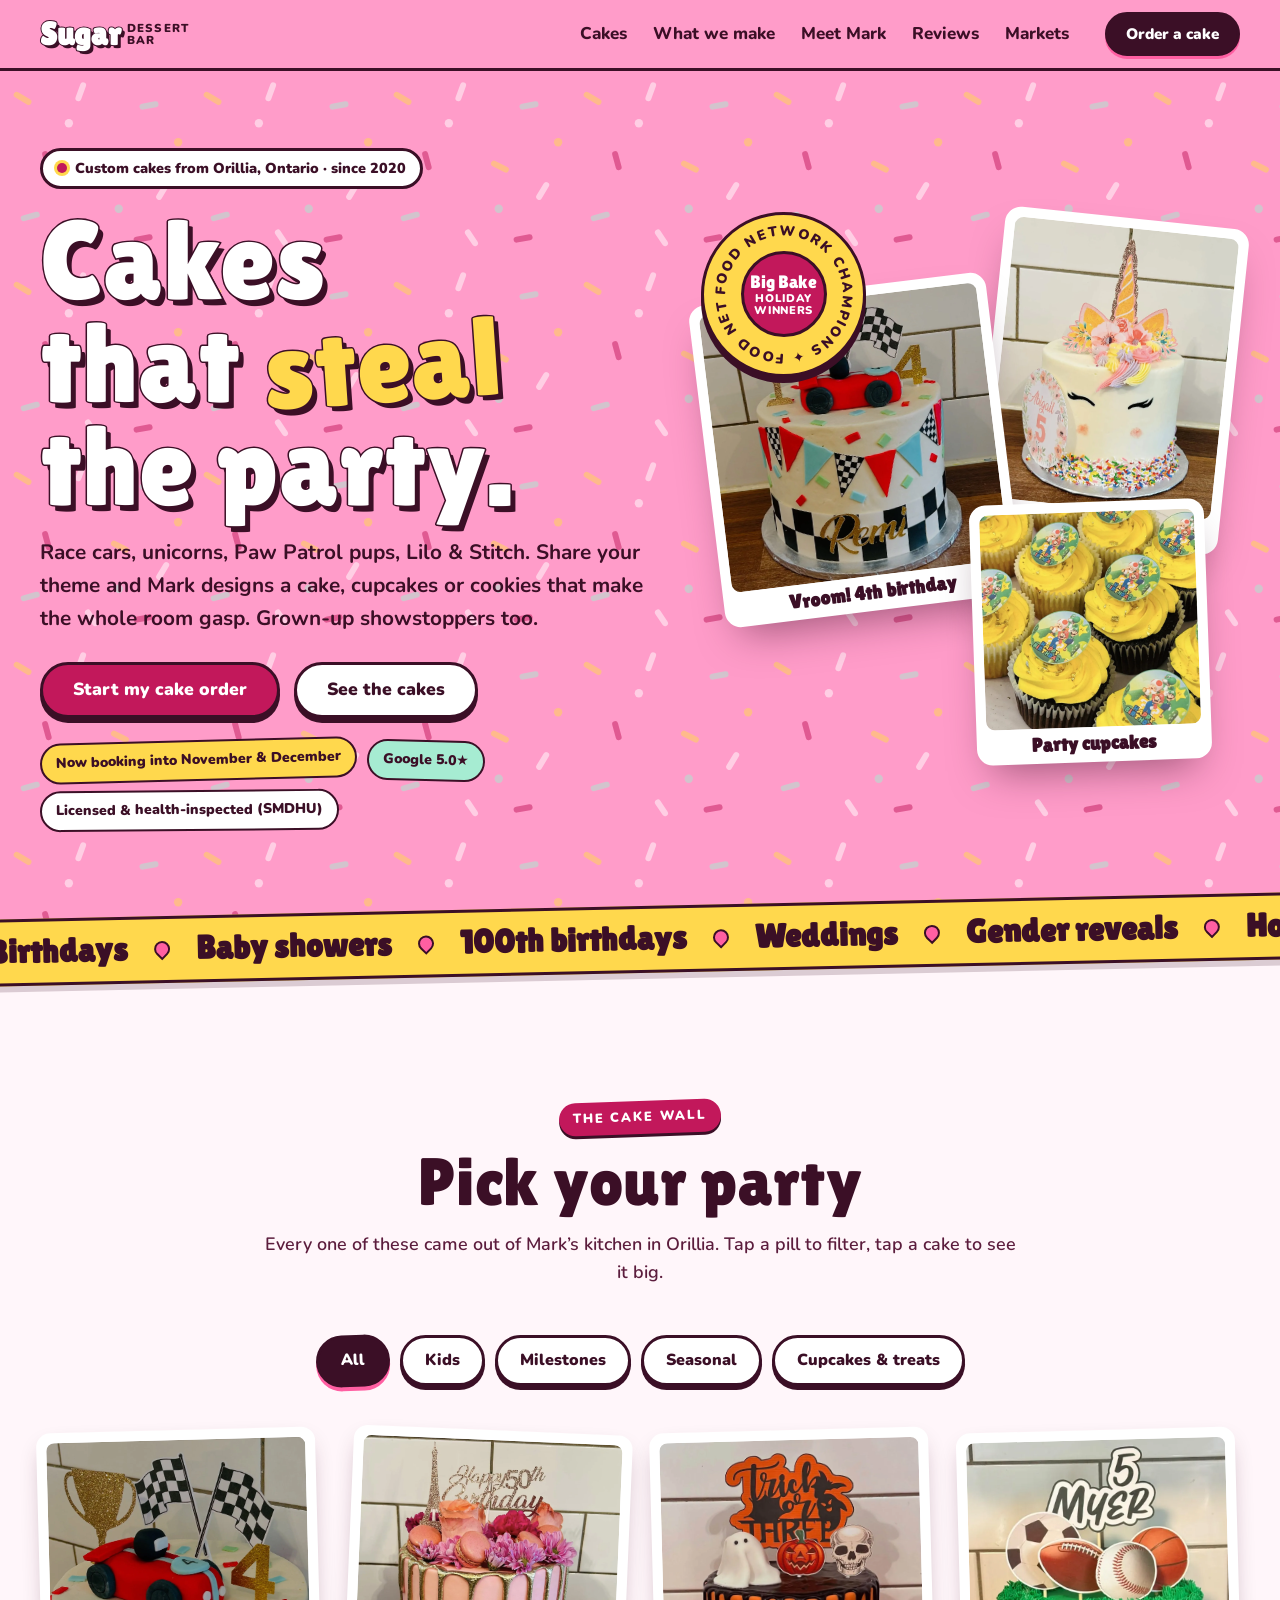
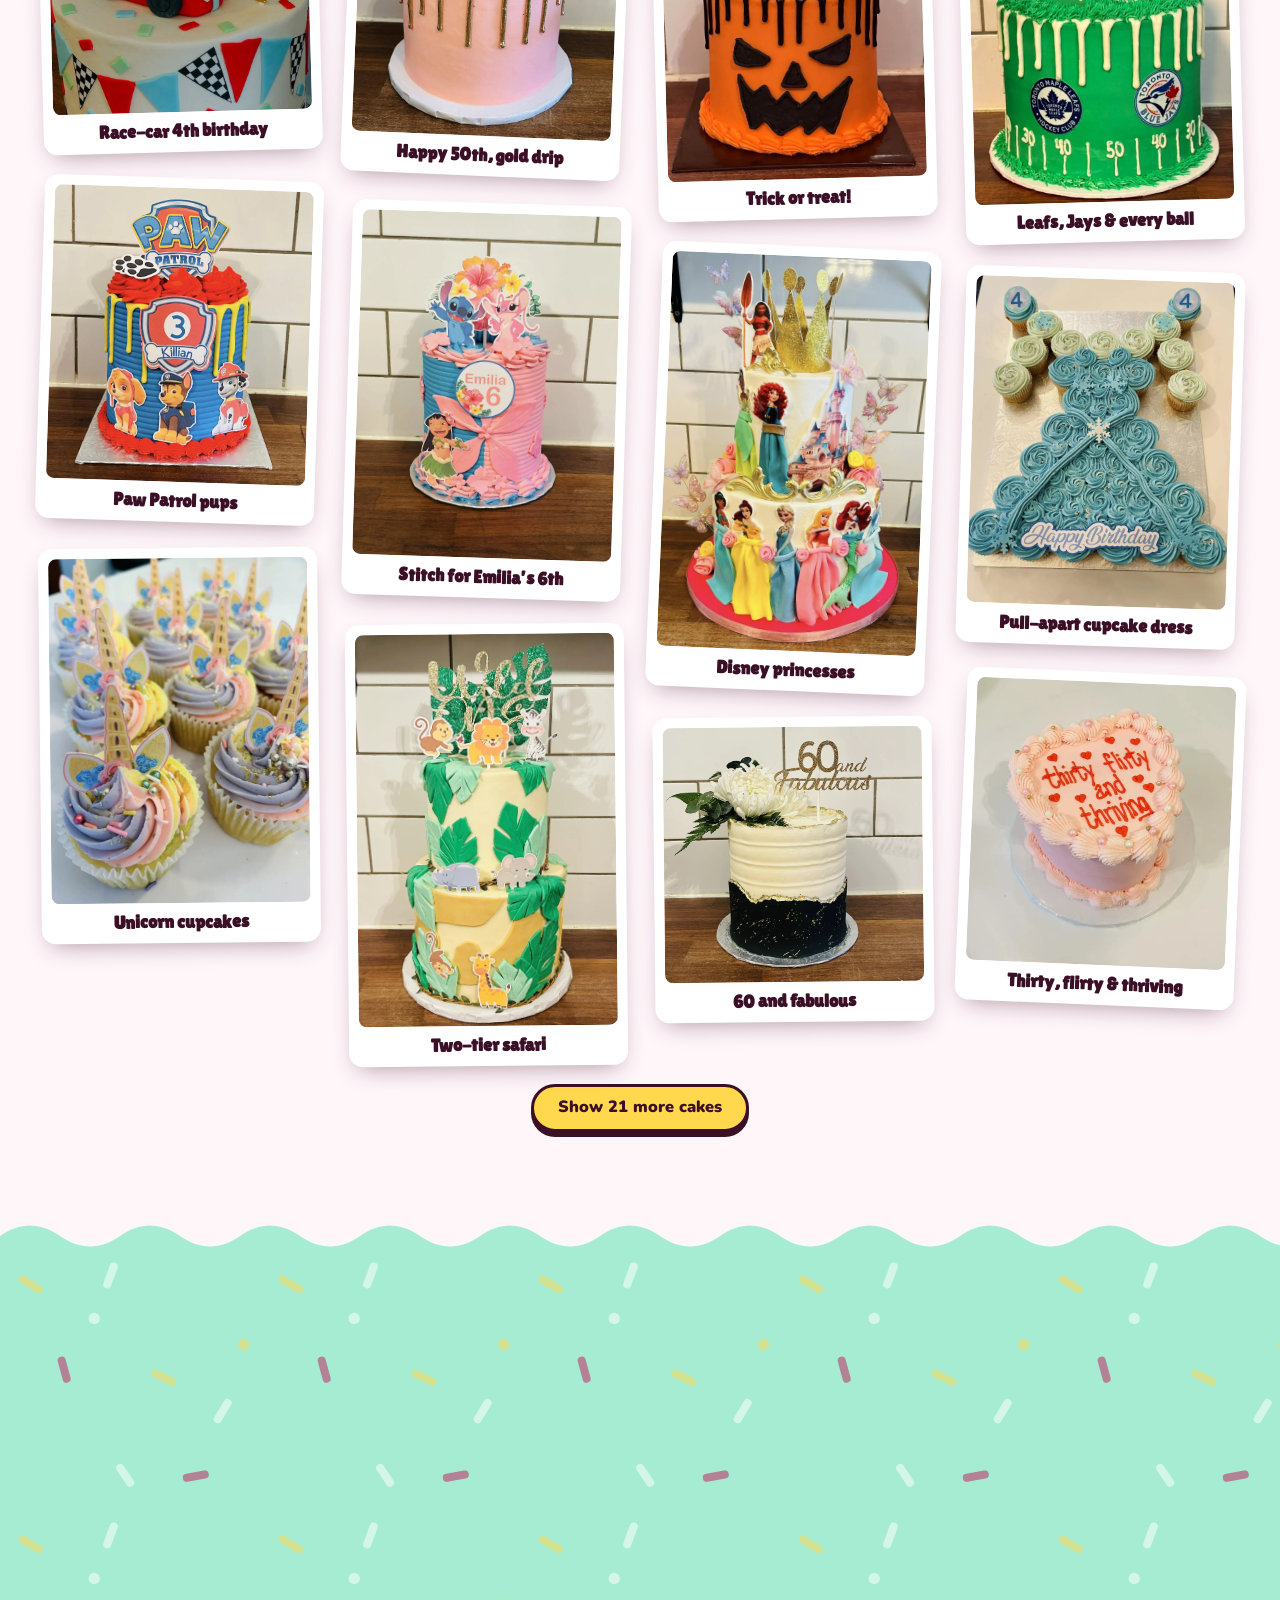
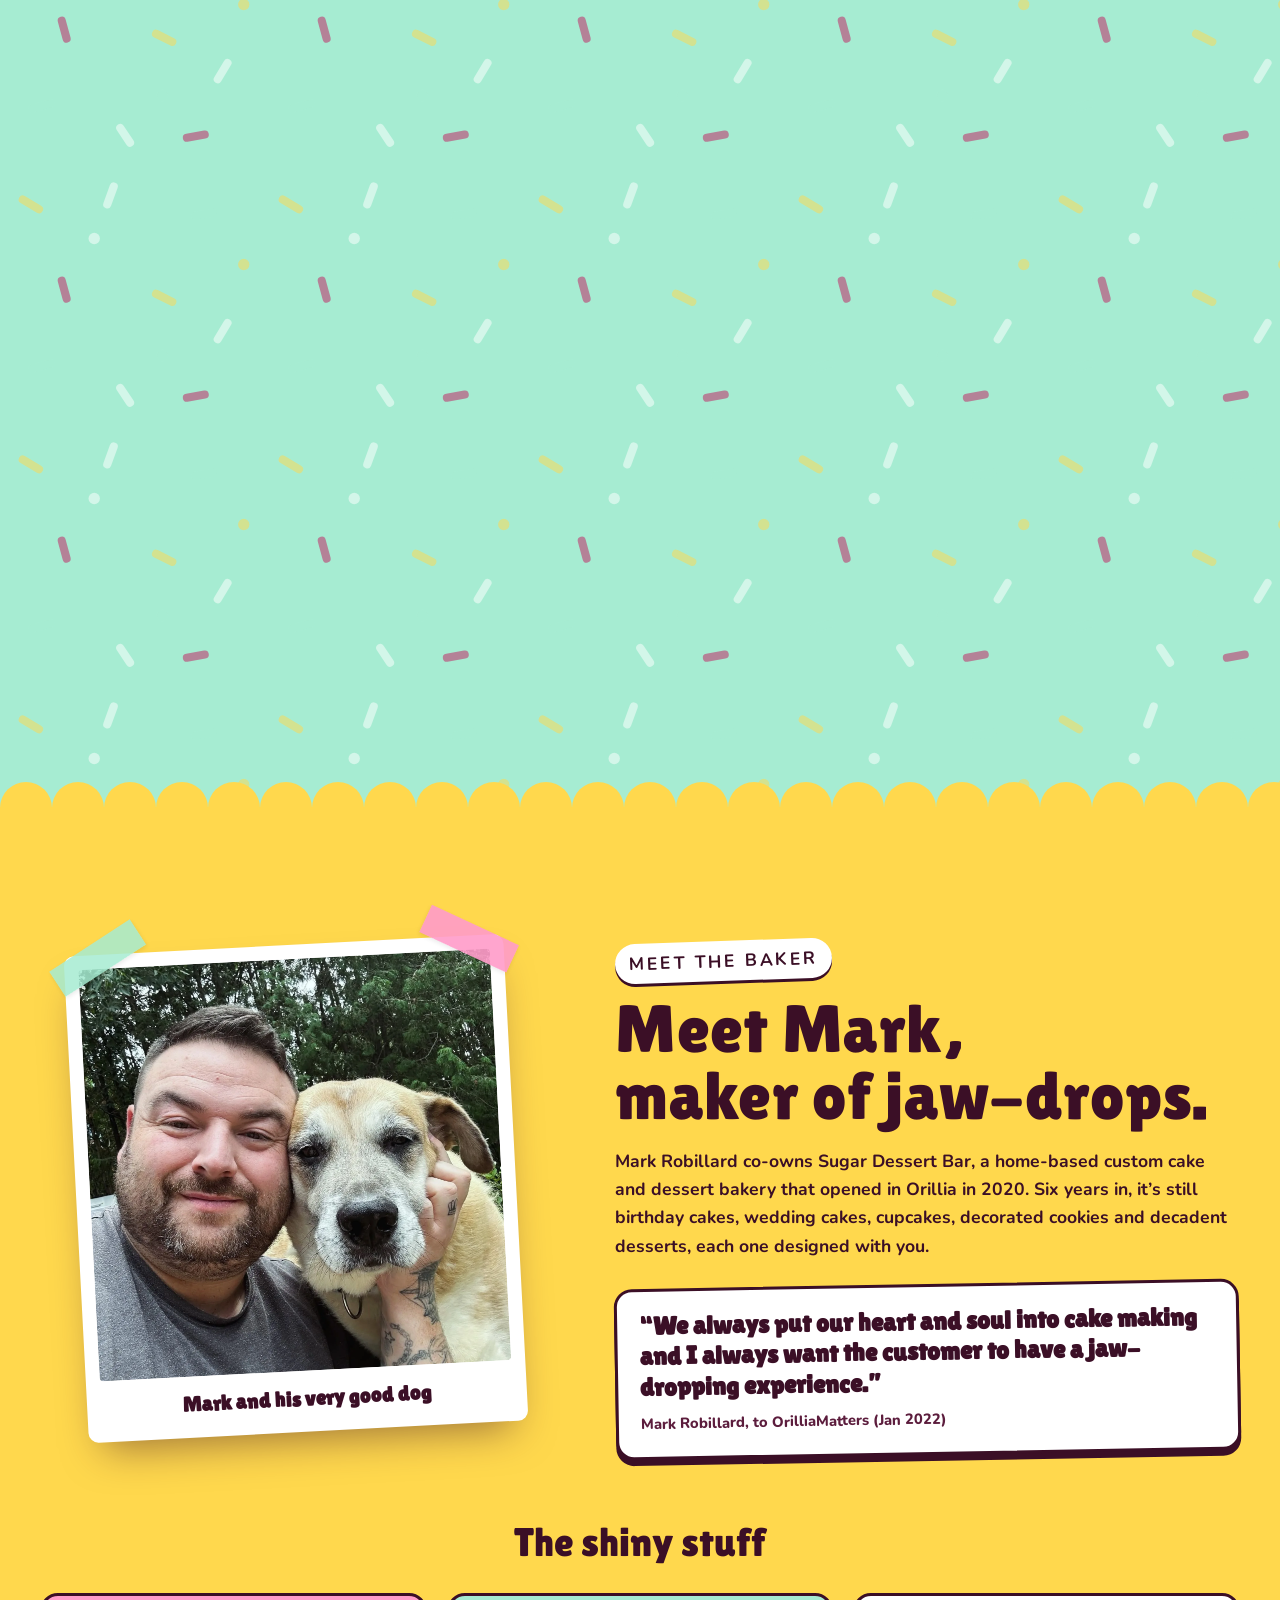
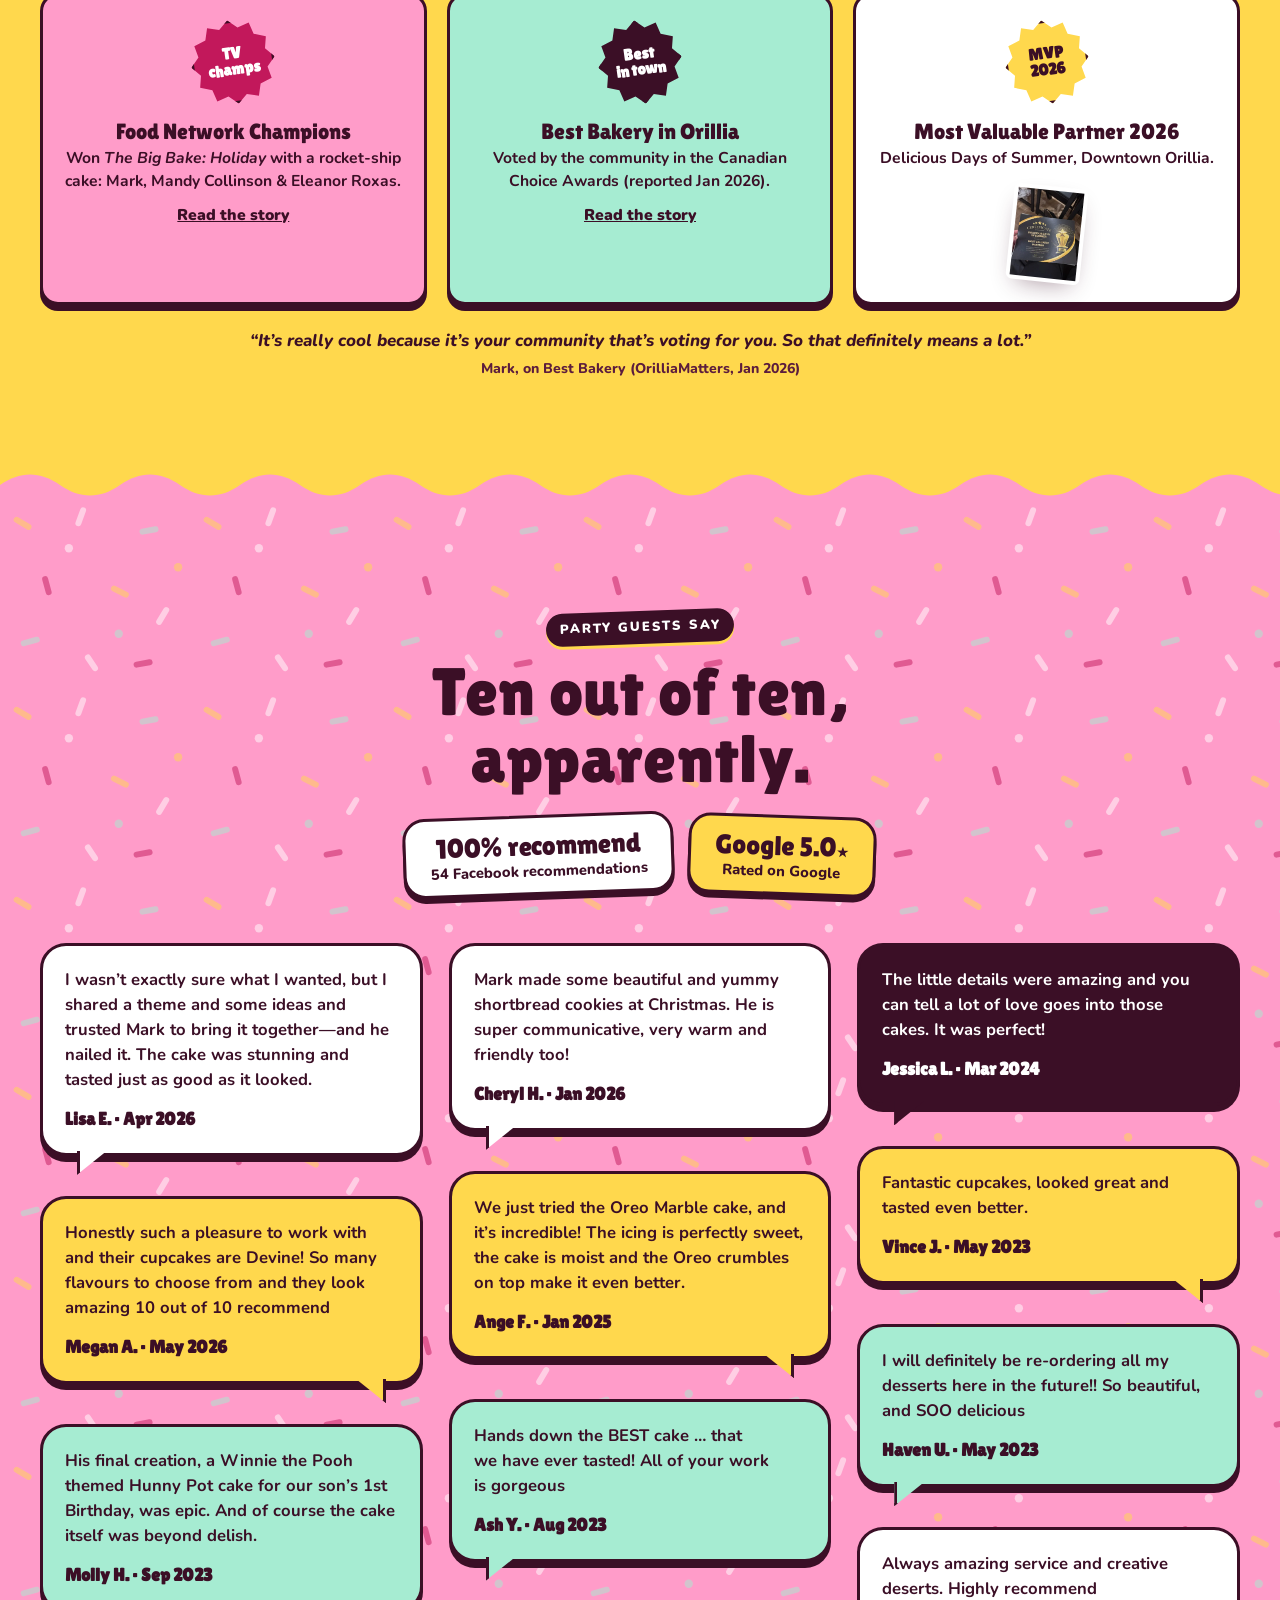
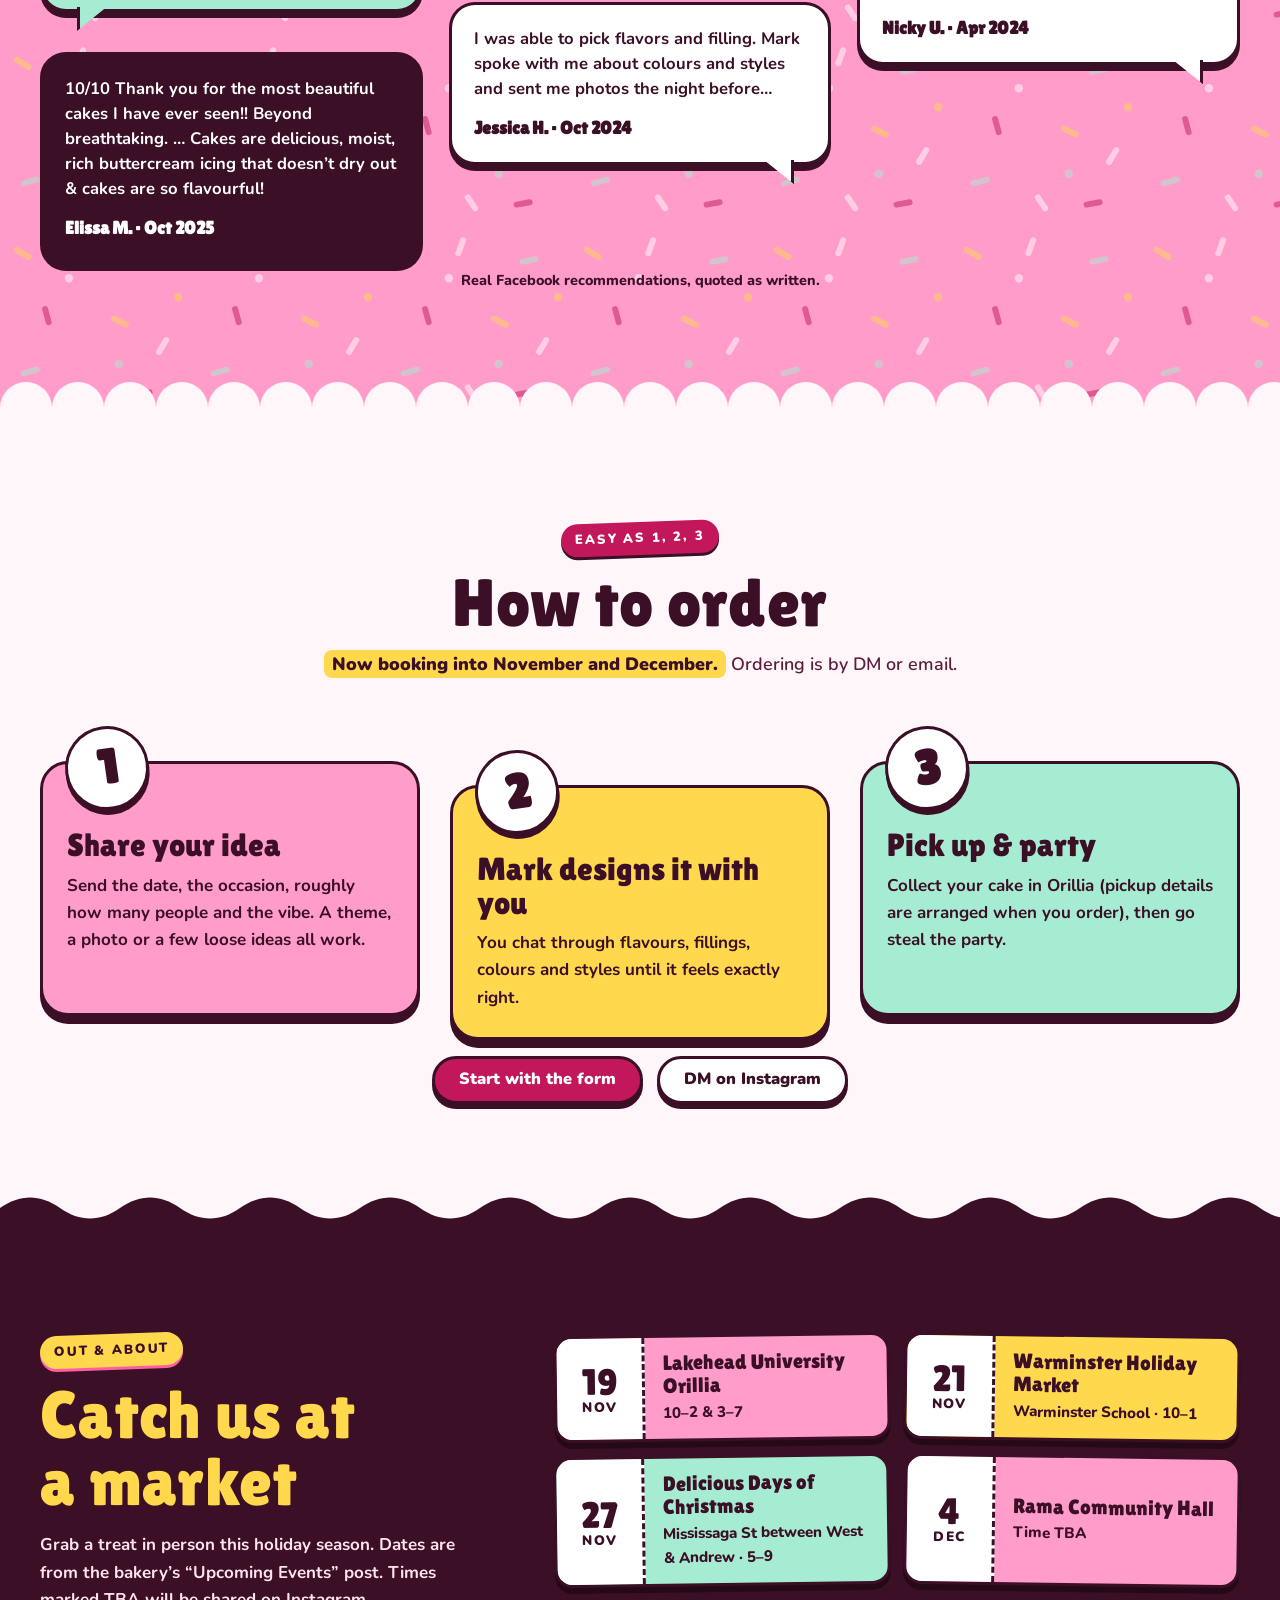
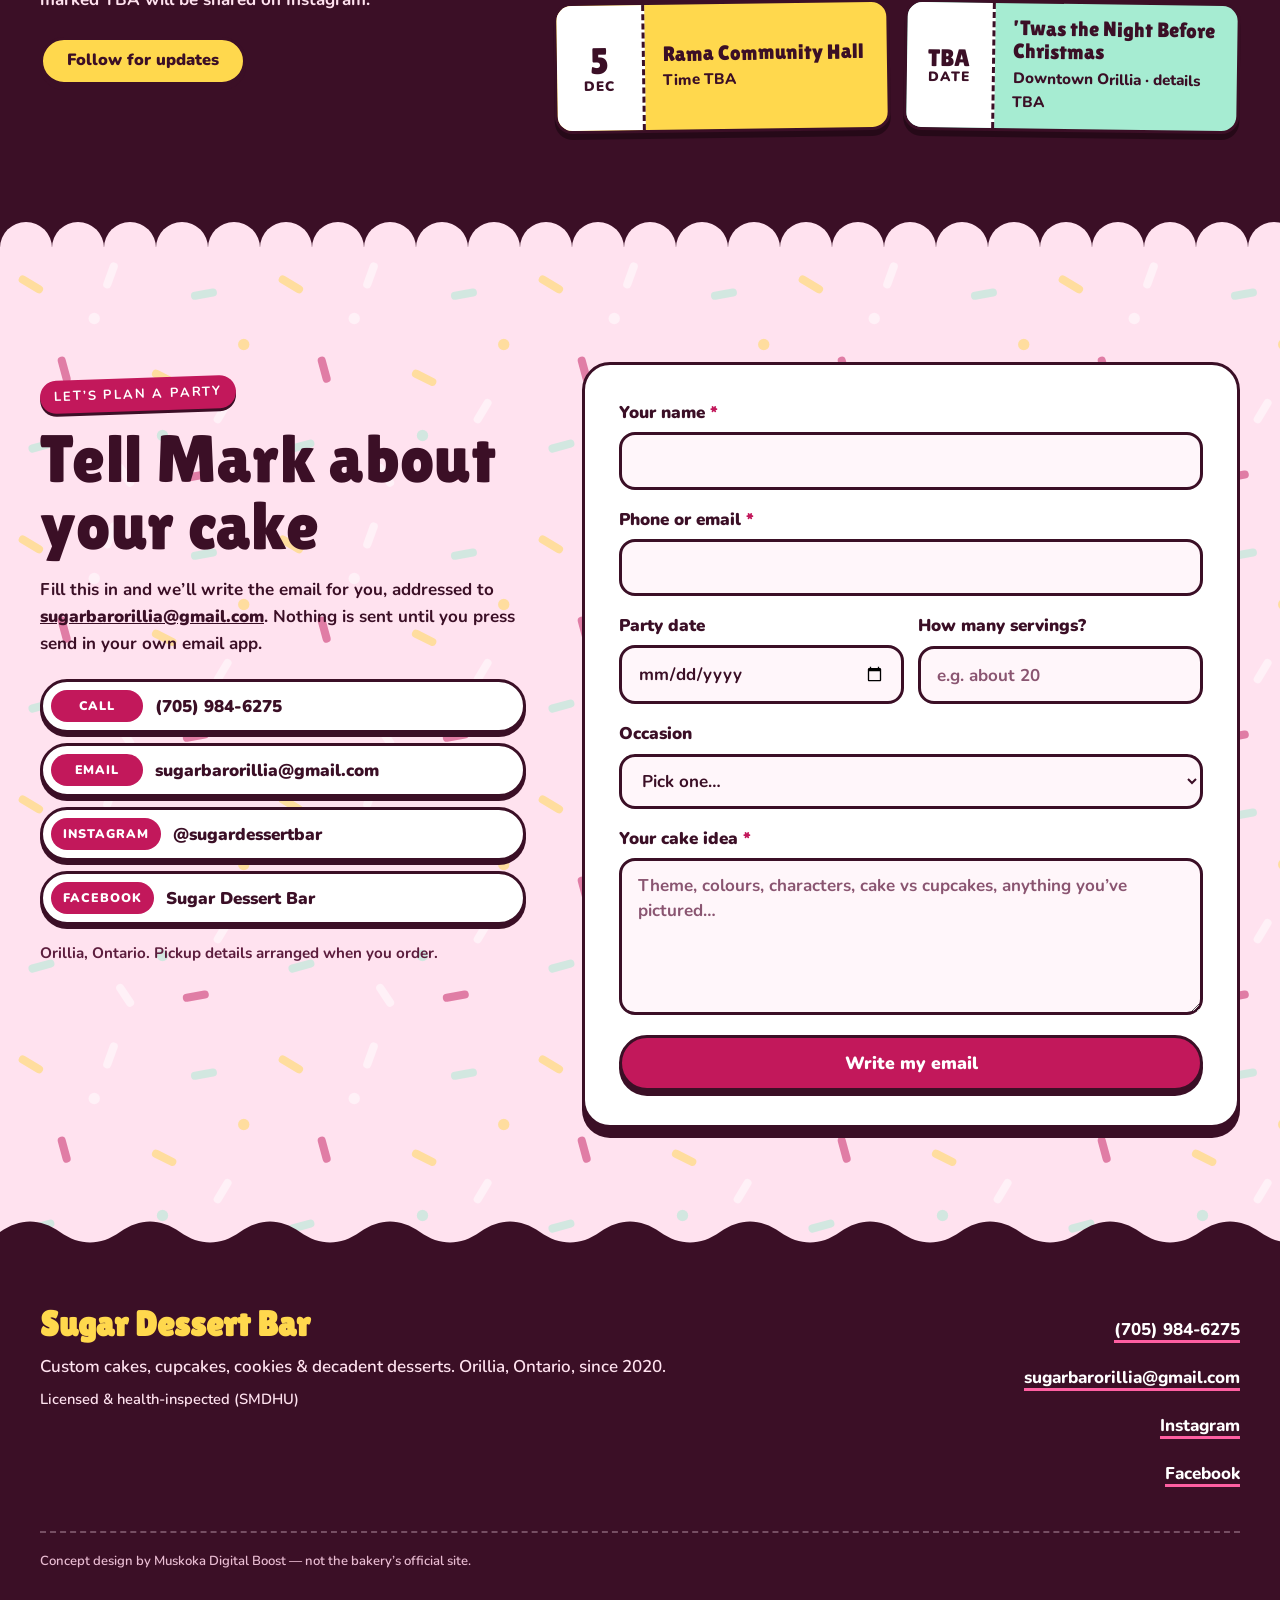
<file: v2/index.html>
<!doctype html>
<html lang="en-CA">
<head>
<meta charset="utf-8">
<meta name="viewport" content="width=device-width, initial-scale=1">
<meta name="robots" content="noindex, nofollow">
<title>Sugar Dessert Bar · Custom party cakes in Orillia, Ontario</title>
<meta name="description" content="Custom birthday, character and celebration cakes, cupcakes and cookies from Sugar Dessert Bar in Orillia, Ontario. Food Network champions. Now booking into November and December.">
<meta name="theme-color" content="#ff86bd">
<link rel="preconnect" href="https://fonts.googleapis.com">
<link rel="preconnect" href="https://fonts.gstatic.com" crossorigin>
<link href="https://fonts.googleapis.com/css2?family=Lilita+One&family=Nunito:ital,wght@0,500;0,700;0,800;0,900;1,700&display=swap" rel="stylesheet">
<link rel="stylesheet" href="style.css">
</head>
<body>
<a class="skip" href="#main">Skip to content</a>

<header class="topbar" id="top">
  <div class="topbar__inner">
    <a class="logo" href="#top" aria-label="Sugar Dessert Bar, back to top">
      <span class="logo__big">Sugar</span>
      <span class="logo__small">Dessert<br>Bar</span>
    </a>
    <nav class="nav" id="site-nav" aria-label="Main">
      <a href="#gallery">Cakes</a>
      <a href="#make">What we make</a>
      <a href="#mark">Meet Mark</a>
      <a href="#reviews">Reviews</a>
      <a href="#markets">Markets</a>
    </nav>
    <a class="btn btn--ink btn--sm topbar__cta" href="#order">Order a cake</a>
    <button class="menu-btn" type="button" aria-expanded="false" aria-controls="site-nav">
      <span class="menu-btn__bars" aria-hidden="true"></span><span class="sr">Menu</span>
    </button>
  </div>
</header>

<main id="main">

<!-- HERO -->
<section class="hero sprinkles" aria-labelledby="hero-title">
  <div class="wrap hero__grid">
    <div class="hero__copy">
      <p class="kicker"><span class="dot"></span> Custom cakes from Orillia, Ontario · since 2020</p>
      <h1 id="hero-title" class="hero__title">Cakes that <span class="hl hl--yellow">steal</span> the party.</h1>
      <p class="hero__lede">Race cars, unicorns, Paw Patrol pups, Lilo &amp; Stitch. Share your theme and Mark designs a cake, cupcakes or cookies that make the whole room gasp. Grown-up showstoppers too.</p>
      <div class="hero__ctas">
        <a class="btn btn--rasp btn--lg" href="#order">Start my cake order</a>
        <a class="btn btn--white btn--lg" href="#gallery">See the cakes</a>
      </div>
      <ul class="chips" aria-label="Quick facts">
        <li class="chip chip--yellow">Now booking into November &amp; December</li>
        <li class="chip chip--mint">Google 5.0<span aria-hidden="true">★</span><span class="sr"> stars</span></li>
        <li class="chip chip--white">Licensed &amp; health-inspected (SMDHU)</li>
      </ul>
    </div>

    <div class="hero__stickers" aria-label="A few recent cakes">
      <figure class="sticker sticker--a">
        <img src="../assets/img/race-car-cake.webp" width="1440" height="1510" alt="Race-car 4th birthday cake with a red car, checkered flags and bunting" fetchpriority="high">
        <figcaption>Vroom! 4th birthday</figcaption>
      </figure>
      <figure class="sticker sticker--b">
        <img src="../assets/img/unicorn-cake.webp" width="1178" height="1600" alt="White unicorn cake with a gold horn and pastel buttercream mane">
        <figcaption>Unicorn magic</figcaption>
      </figure>
      <figure class="sticker sticker--c">
        <img src="../assets/img/sprinkle-cupcakes.webp" width="1200" height="1600" alt="Cupcakes with yellow buttercream swirls and decorated toppers">
        <figcaption>Party cupcakes</figcaption>
      </figure>
      <div class="badge-spin" role="img" aria-label="Food Network Champions, The Big Bake: Holiday">
        <svg viewBox="0 0 200 200" aria-hidden="true" class="badge-spin__ring">
          <defs><path id="ring" d="M100,100 m-74,0 a74,74 0 1,1 148,0 a74,74 0 1,1 -148,0"/></defs>
          <text><textPath href="#ring" startOffset="0">FOOD NETWORK CHAMPIONS ✦ FOOD NETWORK CHAMPIONS ✦ </textPath></text>
        </svg>
        <span class="badge-spin__core" aria-hidden="true"><b>Big Bake</b><small>Holiday<br>winners</small></span>
      </div>
    </div>
  </div>
</section>

<!-- MARQUEE -->
<div class="marquee" aria-label="Occasions we bake for: birthdays, baby showers, 100th birthdays, weddings, gender reveals, holidays, and just because">
  <div class="marquee__track" aria-hidden="true">
    <span>Birthdays</span><i></i><span>Baby showers</span><i></i><span>100th birthdays</span><i></i><span>Weddings</span><i></i><span>Gender reveals</span><i></i><span>Holidays</span><i></i><span>Just because…</span><i></i>
    <span>Birthdays</span><i></i><span>Baby showers</span><i></i><span>100th birthdays</span><i></i><span>Weddings</span><i></i><span>Gender reveals</span><i></i><span>Holidays</span><i></i><span>Just because…</span><i></i>
  </div>
</div>

<!-- GALLERY -->
<section class="section gallery edge-scallop" id="gallery" style="--bg: var(--cream)" aria-labelledby="gallery-title">
  <div class="wrap">
    <div class="sec-head">
      <p class="eyebrow eyebrow--rasp">The cake wall</p>
      <h2 id="gallery-title" class="h2">Pick your party</h2>
      <p class="sec-lede">Every one of these came out of Mark’s kitchen in Orillia. Tap a pill to filter, tap a cake to see it big.</p>
    </div>

    <div class="filters" role="group" aria-label="Filter cakes">
      <button class="pill is-active" type="button" data-filter="all" aria-pressed="true">All</button>
      <button class="pill" type="button" data-filter="kids" aria-pressed="false">Kids</button>
      <button class="pill" type="button" data-filter="milestones" aria-pressed="false">Milestones</button>
      <button class="pill" type="button" data-filter="seasonal" aria-pressed="false">Seasonal</button>
      <button class="pill" type="button" data-filter="treats" aria-pressed="false">Cupcakes &amp; treats</button>
    </div>
    <p class="filter-status sr" aria-live="polite" id="filter-status"></p>

    <ul class="grid" id="cake-grid">
      <li class="g" data-cat="kids"><button class="card" type="button"><img src="../assets/img/race-car-detail.webp" width="1440" height="1510" loading="lazy" alt="Close-up of a race-car birthday cake with checkered flags and a number 4"><span class="card__cap">Race-car 4th birthday</span></button></li>
      <li class="g" data-cat="kids"><button class="card" type="button"><img src="../assets/img/paw-patrol-cake.webp" width="1410" height="1600" loading="lazy" alt="Paw Patrol birthday cake with the pups and a number 3"><span class="card__cap">Paw Patrol pups</span></button></li>
      <li class="g" data-cat="treats"><button class="card" type="button"><img src="../assets/img/unicorn-cupcakes.webp" width="1200" height="1600" loading="lazy" alt="Unicorn cupcakes with pastel swirls and gold horns"><span class="card__cap">Unicorn cupcakes</span></button></li>
      <li class="g" data-cat="milestones"><button class="card" type="button"><img src="../assets/img/fiftieth-drip-cake.webp" width="1398" height="1600" loading="lazy" alt="Pink 50th birthday cake with a gold drip, fresh roses and macarons"><span class="card__cap">Happy 50th, gold drip</span></button></li>
      <li class="g" data-cat="kids"><button class="card" type="button"><img src="../assets/img/stitch-cake.webp" width="1200" height="1600" loading="lazy" alt="Pink Lilo and Stitch cake for Emilia’s 6th birthday"><span class="card__cap">Stitch for Emilia’s 6th</span></button></li>
      <li class="g" data-cat="kids"><button class="card" type="button"><img src="../assets/img/safari-cake.webp" width="1058" height="1600" loading="lazy" alt="Two-tier green safari cake with jungle animals"><span class="card__cap">Two-tier safari</span></button></li>
      <li class="g" data-cat="seasonal"><button class="card" type="button"><img src="../assets/img/jack-o-lantern-cake.webp" width="1221" height="1600" loading="lazy" alt="Orange jack-o’-lantern cake with a Trick or Treat topper and a black drip"><span class="card__cap">Trick or treat!</span></button></li>
      <li class="g" data-cat="kids"><button class="card" type="button"><img src="../assets/img/princess-cake.webp" width="1048" height="1600" loading="lazy" alt="Tall cake with Disney princess figures"><span class="card__cap">Disney princesses</span></button></li>
      <li class="g" data-cat="milestones"><button class="card" type="button"><img src="../assets/img/sixty-fabulous-cake.webp" width="1600" height="1578" loading="lazy" alt="60 and Fabulous cake with black sprinkles and white flowers"><span class="card__cap">60 and fabulous</span></button></li>
      <li class="g" data-cat="kids"><button class="card" type="button"><img src="../assets/img/sports-cake.webp" width="686" height="960" loading="lazy" alt="Green sports cake with Leafs and Blue Jays logos and sports balls for Myer’s 5th"><span class="card__cap">Leafs, Jays &amp; every ball</span></button></li>
      <li class="g" data-cat="treats"><button class="card" type="button"><img src="../assets/img/cupcake-dress.webp" width="1267" height="1600" loading="lazy" alt="Pull-apart cupcake cake shaped like a blue dress"><span class="card__cap">Pull-apart cupcake dress</span></button></li>
      <li class="g" data-cat="milestones"><button class="card" type="button"><img src="../assets/img/heart-cake-thirty.webp" width="880" height="960" loading="lazy" alt="Vintage pink heart cake reading Thirty Flirty and Thriving"><span class="card__cap">Thirty, flirty &amp; thriving</span></button></li>
      <li class="g" data-cat="kids"><button class="card" type="button"><img src="../assets/img/hulk-cake.webp" width="770" height="960" loading="lazy" alt="Hulk cake with a green figure bursting through a brick wall"><span class="card__cap">Hulk smash</span></button></li>
      <li class="g" data-cat="seasonal"><button class="card" type="button"><img src="../assets/img/pumpkin-tower.webp" width="1285" height="1600" loading="lazy" alt="Tower of stacked pumpkin-shaped cakes"><span class="card__cap">Stacked pumpkin tower</span></button></li>
      <li class="g" data-cat="milestones"><button class="card" type="button"><img src="../assets/img/friends-cake-2.webp" width="754" height="960" loading="lazy" alt="Purple Friends TV show cake with the yellow frame"><span class="card__cap">Friends, the one with cake</span></button></li>
      <li class="g" data-cat="kids"><button class="card" type="button"><img src="../assets/img/unicorn-cake-2.webp" width="1169" height="1600" loading="lazy" alt="Unicorn cake with a pastel buttercream mane"><span class="card__cap">Another unicorn</span></button></li>
      <li class="g" data-cat="treats"><button class="card" type="button"><img src="../assets/img/sprinkle-cupcakes.webp" width="1200" height="1600" loading="lazy" alt="Cupcakes with yellow buttercream swirls and decorated toppers"><span class="card__cap">Party cupcakes</span></button></li>
      <li class="g" data-cat="milestones"><button class="card" type="button"><img src="../assets/img/wedding-cake.webp" width="493" height="640" loading="lazy" alt="Two-tier semi-naked wedding cake with white roses and eucalyptus"><span class="card__cap">Semi-naked wedding cake</span></button></li>
      <li class="g" data-cat="seasonal"><button class="card" type="button"><img src="../assets/img/beetlejuice-cake.webp" width="1285" height="1600" loading="lazy" alt="Black and white striped Beetlejuice cake"><span class="card__cap">Beetlejuice ×3</span></button></li>
      <li class="g" data-cat="kids"><button class="card" type="button"><img src="../assets/img/rainbow-cake.webp" width="640" height="420" loading="lazy" alt="Rainbow-shaped pastel cake"><span class="card__cap">Over the rainbow</span></button></li>
      <li class="g" data-cat="milestones"><button class="card" type="button"><img src="../assets/img/hundredth-cake.webp" width="640" height="421" loading="lazy" alt="100th birthday sheet cake bordered with buttercream flowers"><span class="card__cap">100th birthday blooms</span></button></li>
      <li class="g" data-cat="treats"><button class="card" type="button"><img src="../assets/img/dog-cupcakes.webp" width="480" height="640" loading="lazy" alt="Cupcakes decorated with dog faces"><span class="card__cap">Pup cupcakes</span></button></li>
      <li class="g" data-cat="kids"><button class="card" type="button"><img src="../assets/img/enchanted-cake.webp" width="1290" height="1599" loading="lazy" alt="Dark green and purple tiered fantasy cake with fairy lights"><span class="card__cap">Enchanted forest</span></button></li>
      <li class="g" data-cat="milestones"><button class="card" type="button"><img src="../assets/img/nurse-cake.webp" width="1600" height="1536" loading="lazy" alt="White cake with a red cross for a nurse"><span class="card__cap">For our favourite nurse</span></button></li>
      <li class="g" data-cat="seasonal"><button class="card" type="button"><img src="../assets/img/mini-egg-cake.webp" width="1600" height="1598" loading="lazy" alt="White ribbed cake with Easter mini eggs"><span class="card__cap">Easter mini eggs</span></button></li>
      <li class="g" data-cat="treats"><button class="card" type="button"><img src="../assets/img/botanical-cookies.webp" width="640" height="351" loading="lazy" alt="Decorated botanical thank-you cookies"><span class="card__cap">Thank-you cookies</span></button></li>
      <li class="g" data-cat="milestones"><button class="card" type="button"><img src="../assets/img/red-heart-cake.webp" width="1290" height="1218" loading="lazy" alt="Heart-shaped cake with red piping, a red drip and a photo on top"><span class="card__cap">Red heart drip</span></button></li>
      <li class="g" data-cat="milestones"><button class="card" type="button"><img src="../assets/img/macaron-cake.webp" width="1583" height="1600" loading="lazy" alt="Pale yellow buttercream cake topped with macarons"><span class="card__cap">Macaron crown</span></button></li>
      <li class="g" data-cat="seasonal"><button class="card" type="button"><img src="../assets/img/mint-ribbed-cake.webp" width="1327" height="1600" loading="lazy" alt="Mint ribbed buttercream cake with mini eggs"><span class="card__cap">Mint &amp; mini eggs</span></button></li>
      <li class="g" data-cat="treats"><button class="card" type="button"><img src="../assets/img/buttercream-cupcakes.webp" width="1200" height="1600" loading="lazy" alt="Cupcakes with tall buttercream swirls"><span class="card__cap">Buttercream cupcakes</span></button></li>
      <li class="g" data-cat="milestones"><button class="card" type="button"><img src="../assets/img/music-cake.webp" width="1345" height="1600" loading="lazy" alt="Grey and white cake with music notes and flowers"><span class="card__cap">Music notes</span></button></li>
      <li class="g" data-cat="treats"><button class="card" type="button"><img src="../assets/img/caramel-squares.webp" width="1200" height="1600" loading="lazy" alt="Caramel squares topped with nuts"><span class="card__cap">Caramel squares</span></button></li>
      <li class="g" data-cat="milestones"><button class="card" type="button"><img src="../assets/img/wildflower-cake.webp" width="954" height="960" loading="lazy" alt="Cream cake piped with lavender wildflowers"><span class="card__cap">Piped wildflowers</span></button></li>
    </ul>
    <div class="more">
      <button class="btn btn--yellow" type="button" id="show-more" aria-controls="cake-grid">Show more cakes</button>
    </div>
  </div>
</section>

<!-- WHAT THEY MAKE -->
<section class="section make edge-wave sprinkles sprinkles--soft" id="make" style="--bg: var(--mint)" aria-labelledby="make-title">
  <div class="wrap">
    <div class="sec-head sec-head--left">
      <p class="eyebrow">The menu-ish</p>
      <h2 id="make-title" class="h2">“We can pretty much do&nbsp;anything.”</h2>
      <p class="sec-lede">That’s Mark’s line, and the cake wall backs him up. Here’s what lands on the counter most often.</p>
    </div>

    <div class="make__list">
      <article class="treat treat--pink">
        <div class="treat__pics">
          <img class="treat__pic treat__pic--main" src="../assets/img/safari-cake.webp" width="1058" height="1600" loading="lazy" alt="Two-tier safari cake with jungle animals">
          <img class="treat__pic treat__pic--mini" src="../assets/img/sixty-fabulous-cake.webp" width="1600" height="1578" loading="lazy" alt="60 and Fabulous birthday cake">
        </div>
        <div class="treat__body">
          <h3 class="h3">Custom cakes</h3>
          <p>Birthday cakes, character cakes, milestone and wedding cakes. Bring a theme, a colour, a favourite cartoon or a Pinterest screenshot, and Mark turns it into something that’s all yours.</p>
          <a class="link-arrow" href="#order" data-prefill="Custom cake">Ask about a custom cake</a>
        </div>
      </article>

      <article class="treat treat--yellow">
        <div class="treat__pics">
          <img class="treat__pic treat__pic--main" src="../assets/img/unicorn-cupcakes.webp" width="1200" height="1600" loading="lazy" alt="Unicorn cupcakes">
          <img class="treat__pic treat__pic--mini" src="../assets/img/botanical-cookies.webp" width="640" height="351" loading="lazy" alt="Decorated thank-you cookies">
        </div>
        <div class="treat__body">
          <h3 class="h3">Cupcakes &amp; cookies</h3>
          <p>Swirly cupcakes matched to your party, pull-apart cupcake cakes and decorated cookies that double as thank-you gifts. One happy customer’s verdict: “So many flavours to choose from.”</p>
          <a class="link-arrow" href="#order" data-prefill="Cupcakes / cookies">Ask about cupcakes &amp; cookies</a>
        </div>
      </article>

      <article class="treat treat--white">
        <div class="treat__pics">
          <img class="treat__pic treat__pic--main" src="../assets/img/pumpkin-tower.webp" width="1285" height="1600" loading="lazy" alt="Stacked pumpkin tower cake">
          <img class="treat__pic treat__pic--mini" src="../assets/img/caramel-squares.webp" width="1200" height="1600" loading="lazy" alt="Caramel squares">
        </div>
        <div class="treat__body">
          <h3 class="h3">Dessert tables &amp; seasonal treats</h3>
          <p>Squares, sweets and spreads for a crowd, plus whatever the calendar calls for: spooky Halloween bakes, Easter mini-egg cakes and Christmas shortbread.</p>
          <a class="link-arrow" href="#order" data-prefill="Dessert table / seasonal">Ask about a dessert table</a>
        </div>
      </article>
    </div>
  </div>
</section>

<!-- MEET MARK -->
<section class="section mark edge-scallop" id="mark" style="--bg: var(--yellow)" aria-labelledby="mark-title">
  <div class="wrap mark__grid">
    <div class="mark__photo">
      <figure class="polaroid polaroid--tape">
        <img src="../assets/img/mark-robillard.webp" width="1440" height="1440" loading="lazy" alt="Mark Robillard smiling in a selfie with his dog">
        <figcaption>Mark and his very good dog</figcaption>
      </figure>
    </div>
    <div class="mark__copy">
      <p class="eyebrow">Meet the baker</p>
      <h2 id="mark-title" class="h2">Meet Mark,<br>maker of jaw-drops.</h2>
      <p>Mark Robillard co-owns Sugar Dessert Bar, a home-based custom cake and dessert bakery that opened in Orillia in 2020. Six years in, it’s still birthday cakes, wedding cakes, cupcakes, decorated cookies and decadent desserts, each one designed with you.</p>
      <blockquote class="pull">
        <p>“We always put our heart and soul into cake making and I always want the customer to have a jaw-dropping experience.”</p>
        <cite>Mark Robillard, to OrilliaMatters (Jan 2022)</cite>
      </blockquote>
    </div>

    <div class="awards" aria-labelledby="awards-title">
      <h3 id="awards-title" class="awards__title">The shiny stuff</h3>
      <ul class="awards__list">
        <li class="award award--pink">
          <span class="award__seal" aria-hidden="true">TV<br>champs</span>
          <span class="award__text"><b>Food Network Champions</b>Won <i>The Big Bake: Holiday</i> with a rocket-ship cake: Mark, Mandy Collinson &amp; Eleanor Roxas. <a href="https://www.orilliamatters.com/local-news/out-of-this-world-orillia-bakery-crowned-food-network-champions-4906145" target="_blank" rel="noopener">Read the story</a></span>
        </li>
        <li class="award award--mint">
          <span class="award__seal" aria-hidden="true">Best<br>in town</span>
          <span class="award__text"><b>Best Bakery in Orillia</b>Voted by the community in the Canadian Choice Awards (reported Jan 2026). <a href="https://www.orilliamatters.com/local-news/orillia-home-bakery-recognized-nationally-for-sweet-success-11743886" target="_blank" rel="noopener">Read the story</a></span>
        </li>
        <li class="award award--white">
          <span class="award__seal" aria-hidden="true">MVP<br>2026</span>
          <span class="award__text"><b>Most Valuable Partner 2026</b>Delicious Days of Summer, Downtown Orillia.</span>
          <button class="award__cert" type="button" data-full="../assets/img/mvp-certificate.webp" data-cap="Most Valuable Partner 2026 certificate, Delicious Days of Summer">
            <img src="../assets/img/mvp-certificate.webp" width="480" height="640" loading="lazy" alt="Most Valuable Partner 2026 certificate from Delicious Days of Summer">
          </button>
        </li>
      </ul>
      <p class="mark__quote2">“It’s really cool because it’s your community that’s voting for you. So that definitely means a lot.” <span>Mark, on Best Bakery (OrilliaMatters, Jan 2026)</span></p>
    </div>
  </div>
</section>

<!-- REVIEWS -->
<section class="section reviews edge-wave sprinkles" id="reviews" style="--bg: var(--pink)" aria-labelledby="reviews-title">
  <div class="wrap">
    <div class="sec-head">
      <p class="eyebrow eyebrow--ink">Party guests say</p>
      <h2 id="reviews-title" class="h2">Ten out of ten, apparently.</h2>
      <div class="scores">
        <a class="score score--white" href="https://www.facebook.com/profile.php?id=61558373074202" target="_blank" rel="noopener"><b>100% recommend</b><span>54 Facebook recommendations</span></a>
        <span class="score score--yellow"><b>Google 5.0<span aria-hidden="true">★</span><span class="sr"> stars</span></b><span>Rated on Google</span></span>
      </div>
    </div>

    <ul class="bubbles">
      <li class="bubble b-white"><blockquote><p>I wasn’t exactly sure what I wanted, but I shared a theme and some ideas and trusted Mark to bring it together—and he nailed it. The cake was stunning and tasted just as good as it looked.</p></blockquote><span class="who">Lisa E. · Apr 2026</span></li>
      <li class="bubble b-yellow"><blockquote><p>Honestly such a pleasure to work with and their cupcakes are Devine! So many flavours to choose from and they look amazing 10 out of 10 recommend</p></blockquote><span class="who">Megan A. · May 2026</span></li>
      <li class="bubble b-mint"><blockquote><p>His final creation, a Winnie the Pooh themed Hunny Pot cake for our son’s 1st Birthday, was epic. And of course the cake itself was beyond delish.</p></blockquote><span class="who">Molly H. · Sep 2023</span></li>
      <li class="bubble b-rasp"><blockquote><p>10/10 Thank you for the most beautiful cakes I have ever seen!! Beyond breathtaking. … Cakes are delicious, moist, rich buttercream icing that doesn’t dry out &amp; cakes are so flavourful!</p></blockquote><span class="who">Elissa M. · Oct 2025</span></li>
      <li class="bubble b-white"><blockquote><p>Mark made some beautiful and yummy shortbread cookies at Christmas. He is super communicative, very warm and friendly too!</p></blockquote><span class="who">Cheryl H. · Jan 2026</span></li>
      <li class="bubble b-yellow"><blockquote><p>We just tried the Oreo Marble cake, and it’s incredible! The icing is perfectly sweet, the cake is moist and the Oreo crumbles on top make it even better.</p></blockquote><span class="who">Ange F. · Jan 2025</span></li>
      <li class="bubble b-mint"><blockquote><p>Hands down the BEST cake … that we have ever tasted! All of your work is gorgeous</p></blockquote><span class="who">Ash Y. · Aug 2023</span></li>
      <li class="bubble b-white"><blockquote><p>I was able to pick flavors and filling. Mark spoke with me about colours and styles and sent me photos the night before…</p></blockquote><span class="who">Jessica H. · Oct 2024</span></li>
      <li class="bubble b-rasp"><blockquote><p>The little details were amazing and you can tell a lot of love goes into those cakes. It was perfect!</p></blockquote><span class="who">Jessica L. · Mar 2024</span></li>
      <li class="bubble b-yellow"><blockquote><p>Fantastic cupcakes, looked great and tasted even better.</p></blockquote><span class="who">Vince J. · May 2023</span></li>
      <li class="bubble b-mint"><blockquote><p>I will definitely be re-ordering all my desserts here in the future!! So beautiful, and SOO delicious</p></blockquote><span class="who">Haven U. · May 2023</span></li>
      <li class="bubble b-white"><blockquote><p>Always amazing service and creative deserts. Highly recommend</p></blockquote><span class="who">Nicky U. · Apr 2024</span></li>
    </ul>
    <p class="reviews__note">Real Facebook recommendations, quoted as written.</p>
  </div>
</section>

<!-- HOW TO ORDER -->
<section class="section steps edge-scallop" id="how" style="--bg: var(--cream)" aria-labelledby="how-title">
  <div class="wrap">
    <div class="sec-head">
      <p class="eyebrow eyebrow--rasp">Easy as 1, 2, 3</p>
      <h2 id="how-title" class="h2">How to order</h2>
      <p class="sec-lede"><mark class="booking">Now booking into November and December.</mark> Ordering is by DM or email.</p>
    </div>
    <ol class="steps__list">
      <li class="step step--pink">
        <span class="step__num" aria-hidden="true">1</span>
        <h3 class="h3">Share your idea</h3>
        <p>Send the date, the occasion, roughly how many people and the vibe. A theme, a photo or a few loose ideas all work.</p>
      </li>
      <li class="step step--yellow">
        <span class="step__num" aria-hidden="true">2</span>
        <h3 class="h3">Mark designs it with you</h3>
        <p>You chat through flavours, fillings, colours and styles until it feels exactly right.</p>
      </li>
      <li class="step step--mint">
        <span class="step__num" aria-hidden="true">3</span>
        <h3 class="h3">Pick up &amp; party</h3>
        <p>Collect your cake in Orillia (pickup details are arranged when you order), then go steal the party.</p>
      </li>
    </ol>
    <div class="steps__ctas">
      <a class="btn btn--rasp" href="#order">Start with the form</a>
      <a class="btn btn--white" href="https://www.instagram.com/sugardessertbar/" target="_blank" rel="noopener">DM on Instagram</a>
    </div>
  </div>
</section>

<!-- MARKETS -->
<section class="section markets edge-wave" id="markets" style="--bg: var(--ink)" aria-labelledby="markets-title">
  <div class="wrap markets__grid">
    <div class="markets__head">
      <p class="eyebrow eyebrow--yellow">Out &amp; about</p>
      <h2 id="markets-title" class="h2">Catch us at a market</h2>
      <p>Grab a treat in person this holiday season. Dates are from the bakery’s “Upcoming Events” post. Times marked TBA will be shared on Instagram.</p>
      <a class="btn btn--yellow" href="https://www.instagram.com/sugardessertbar/" target="_blank" rel="noopener">Follow for updates</a>
    </div>
    <ul class="tickets">
      <li class="ticket t-pink"><span class="ticket__date"><b>19</b>Nov</span><span class="ticket__info"><b>Lakehead University Orillia</b><span>10–2 &amp; 3–7</span></span></li>
      <li class="ticket t-yellow"><span class="ticket__date"><b>21</b>Nov</span><span class="ticket__info"><b>Warminster Holiday Market</b><span>Warminster School · 10–1</span></span></li>
      <li class="ticket t-mint"><span class="ticket__date"><b>27</b>Nov</span><span class="ticket__info"><b>Delicious Days of Christmas</b><span>Mississaga St between West &amp; Andrew · 5–9</span></span></li>
      <li class="ticket t-pink"><span class="ticket__date"><b>4</b>Dec</span><span class="ticket__info"><b>Rama Community Hall</b><span>Time TBA</span></span></li>
      <li class="ticket t-yellow"><span class="ticket__date"><b>5</b>Dec</span><span class="ticket__info"><b>Rama Community Hall</b><span>Time TBA</span></span></li>
      <li class="ticket t-mint"><span class="ticket__date ticket__date--tba"><b>TBA</b>Date</span><span class="ticket__info"><b>’Twas the Night Before Christmas</b><span>Downtown Orillia · details TBA</span></span></li>
    </ul>
  </div>
</section>

<!-- ENQUIRY -->
<section class="section order edge-scallop sprinkles sprinkles--soft" id="order" style="--bg: var(--pink-soft)" aria-labelledby="order-title">
  <div class="wrap order__grid">
    <div class="order__intro">
      <p class="eyebrow eyebrow--rasp">Let’s plan a party</p>
      <h2 id="order-title" class="h2">Tell Mark about your cake</h2>
      <p>Fill this in and we’ll write the email for you, addressed to <a href="mailto:sugarbarorillia@gmail.com">sugarbarorillia@gmail.com</a>. Nothing is sent until you press send in your own email app.</p>
      <ul class="contact-list">
        <li><a class="contact" href="tel:+17059846275"><span class="contact__k">Call</span>(705) 984-6275</a></li>
        <li><a class="contact" href="mailto:sugarbarorillia@gmail.com"><span class="contact__k">Email</span>sugarbarorillia@gmail.com</a></li>
        <li><a class="contact" href="https://www.instagram.com/sugardessertbar/" target="_blank" rel="noopener"><span class="contact__k">Instagram</span>@sugardessertbar</a></li>
        <li><a class="contact" href="https://www.facebook.com/profile.php?id=61558373074202" target="_blank" rel="noopener"><span class="contact__k">Facebook</span>Sugar Dessert Bar</a></li>
      </ul>
      <p class="order__where">Orillia, Ontario. Pickup details arranged when you order.</p>
    </div>

    <form class="form" id="enquiry" novalidate>
      <div class="field">
        <label for="f-name">Your name <em>*</em></label>
        <input id="f-name" name="name" type="text" autocomplete="name" required>
      </div>
      <div class="field">
        <label for="f-contact">Phone or email <em>*</em></label>
        <input id="f-contact" name="contact" type="text" autocomplete="email" required>
      </div>
      <div class="field field--half">
        <label for="f-date">Party date</label>
        <input id="f-date" name="date" type="date">
      </div>
      <div class="field field--half">
        <label for="f-servings">How many servings?</label>
        <input id="f-servings" name="servings" type="text" inputmode="numeric" placeholder="e.g. about 20">
      </div>
      <div class="field">
        <label for="f-occasion">Occasion</label>
        <select id="f-occasion" name="occasion">
          <option value="">Pick one…</option>
          <option>Kid’s birthday</option>
          <option>Adult / milestone birthday</option>
          <option>Baby shower</option>
          <option>Gender reveal</option>
          <option>Wedding</option>
          <option>Holiday / seasonal</option>
          <option>Just because</option>
          <option>Something else</option>
        </select>
      </div>
      <div class="field">
        <label for="f-idea">Your cake idea <em>*</em></label>
        <textarea id="f-idea" name="idea" rows="5" required placeholder="Theme, colours, characters, cake vs cupcakes, anything you’ve pictured…"></textarea>
      </div>
      <p class="form__err" id="form-err" role="alert" hidden></p>
      <button class="btn btn--rasp btn--lg btn--block" type="submit">Write my email</button>

      <div class="out" id="out" hidden tabindex="-1">
        <p class="out__title">Your email is ready.</p>
        <p class="out__help">Tap the button to open it in your email app, then hit send there. Email app not opening? Copy the message and send it to <b>sugarbarorillia@gmail.com</b> yourself.</p>
        <pre class="out__msg" id="out-msg"></pre>
        <div class="out__btns">
          <a class="btn btn--ink" id="out-mailto" href="mailto:sugarbarorillia@gmail.com">Open in my email app</a>
          <button class="btn btn--white" type="button" id="copy-msg">Copy message</button>
          <button class="btn btn--white" type="button" id="copy-addr">Copy email address</button>
        </div>
        <p class="out__status" id="copy-status" role="status" aria-live="polite"></p>
      </div>
    </form>
  </div>
</section>

</main>

<footer class="footer edge-wave" style="--bg: var(--ink)">
  <div class="wrap footer__grid">
    <div>
      <p class="footer__logo">Sugar Dessert Bar</p>
      <p>Custom cakes, cupcakes, cookies &amp; decadent desserts. Orillia, Ontario, since 2020.</p>
      <p class="footer__small">Licensed &amp; health-inspected (SMDHU)</p>
    </div>
    <ul class="footer__links">
      <li><a href="tel:+17059846275">(705) 984-6275</a></li>
      <li><a href="mailto:sugarbarorillia@gmail.com">sugarbarorillia@gmail.com</a></li>
      <li><a href="https://www.instagram.com/sugardessertbar/" target="_blank" rel="noopener">Instagram</a></li>
      <li><a href="https://www.facebook.com/profile.php?id=61558373074202" target="_blank" rel="noopener">Facebook</a></li>
    </ul>
  </div>
  <p class="footer__credit wrap">Concept design by Muskoka Digital Boost — not the bakery’s official site.</p>
</footer>

<!-- LIGHTBOX -->
<dialog class="lightbox" id="lightbox" aria-label="Cake photo viewer">
  <div class="lightbox__frame">
    <div id="lb-slot"></div>
    <p class="lightbox__cap" id="lb-cap"></p>
  </div>
  <button class="lb-btn lb-close" type="button" id="lb-close" aria-label="Close photo">✕</button>
  <button class="lb-btn lb-prev" type="button" id="lb-prev" aria-label="Previous photo">‹</button>
  <button class="lb-btn lb-next" type="button" id="lb-next" aria-label="Next photo">›</button>
</dialog>

<script src="main.js" defer></script>
</body>
</html>
</file>
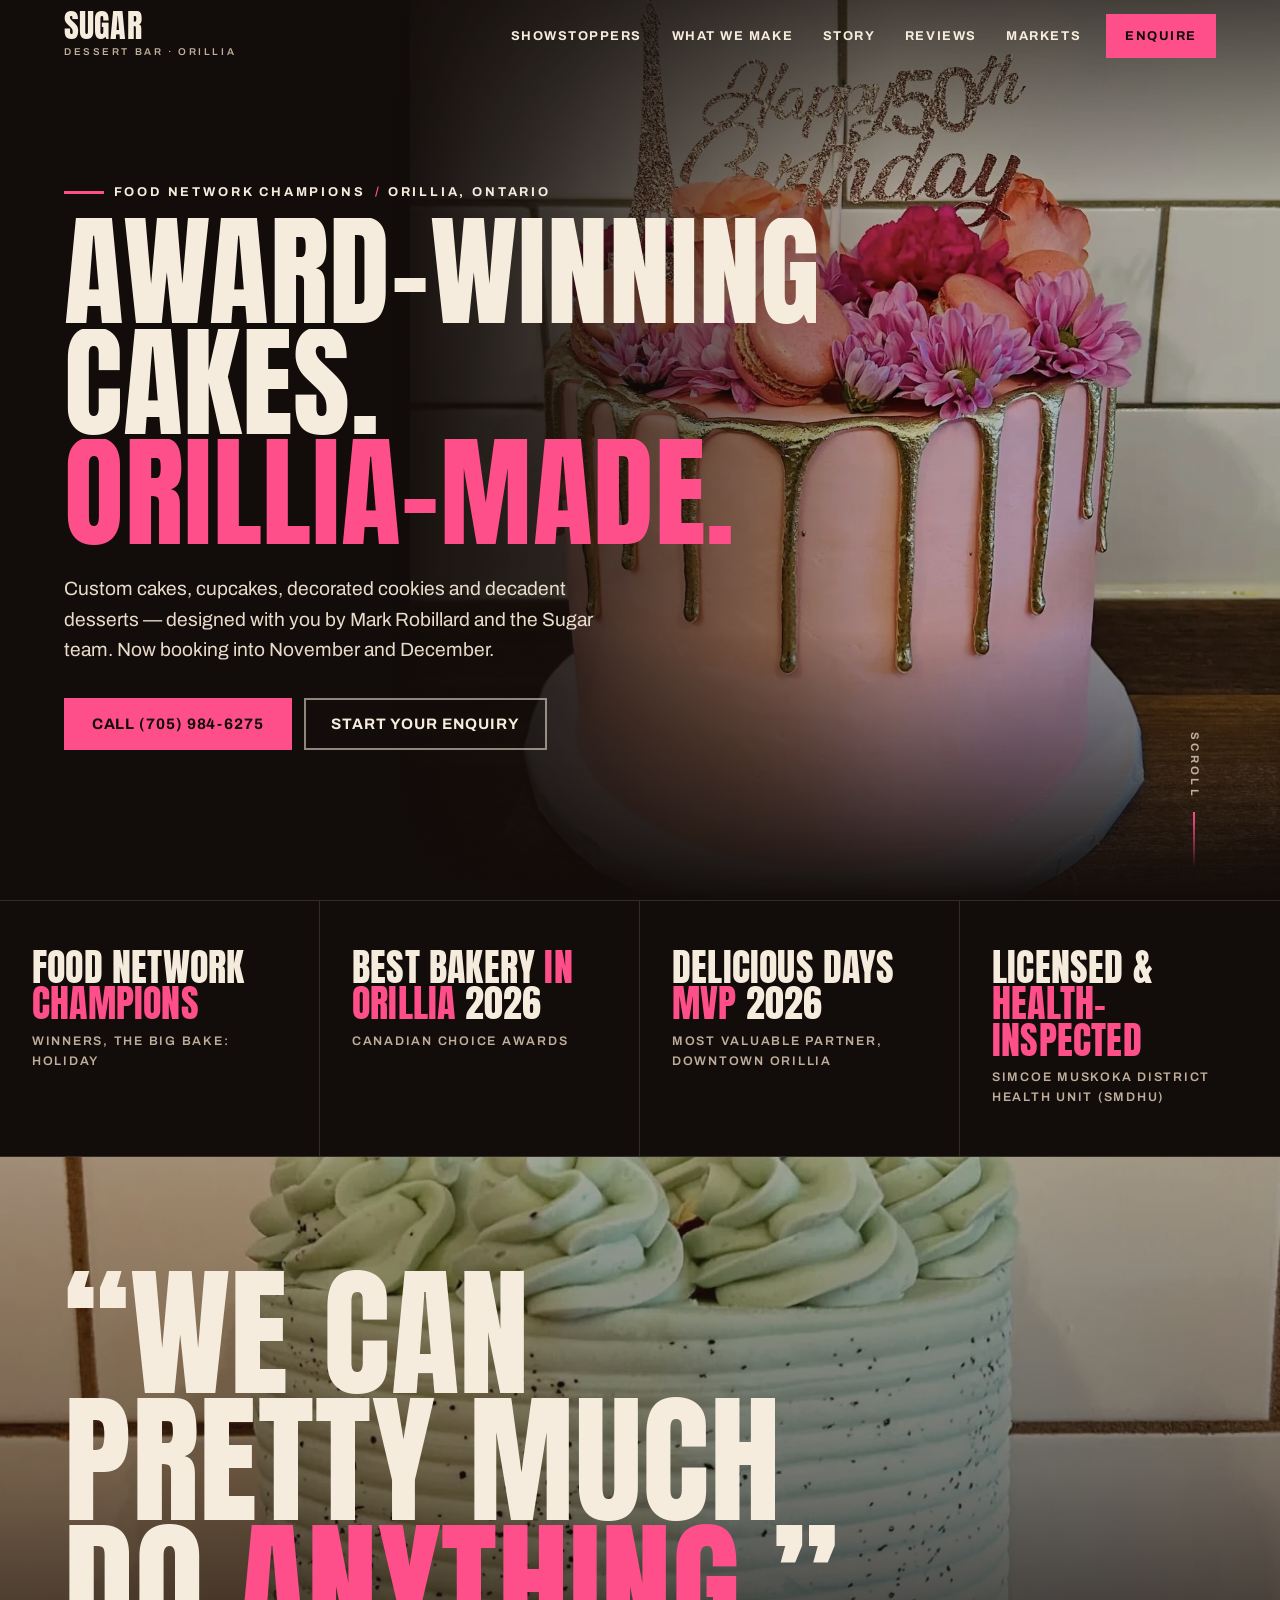
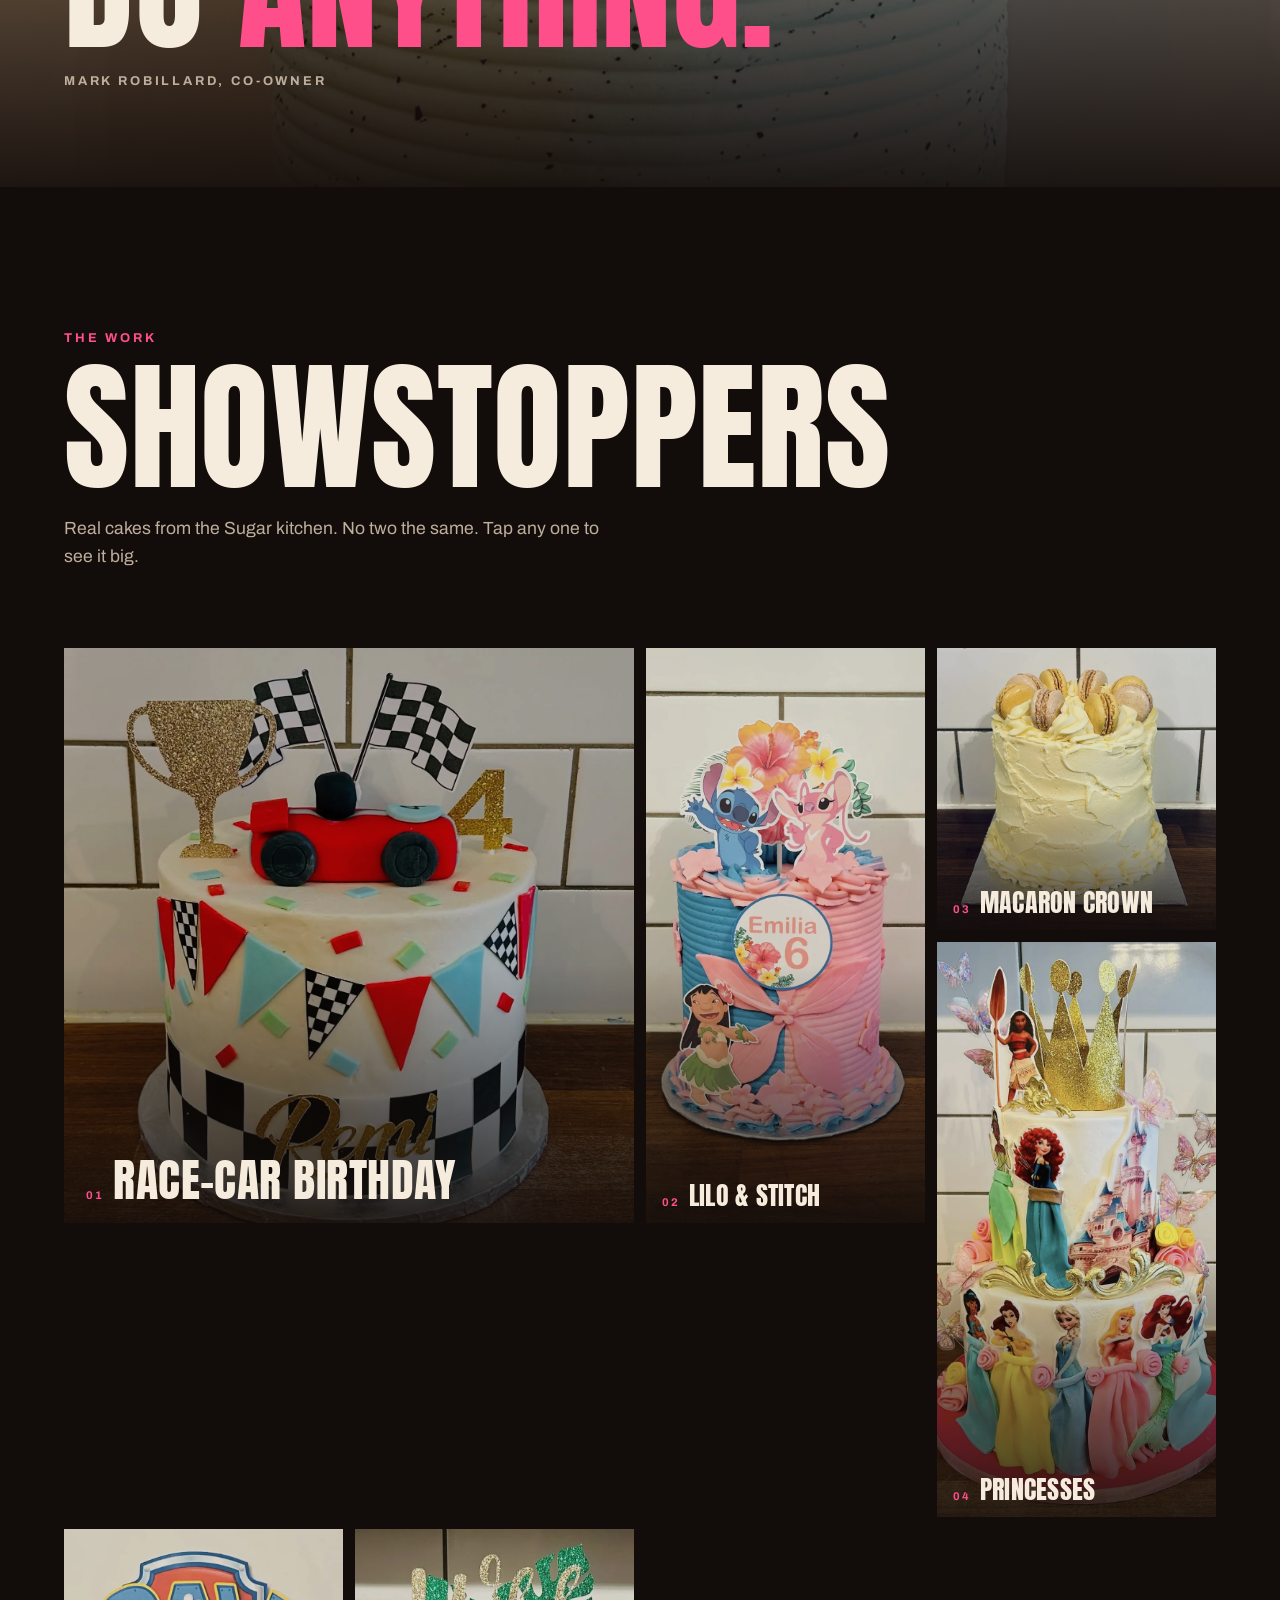
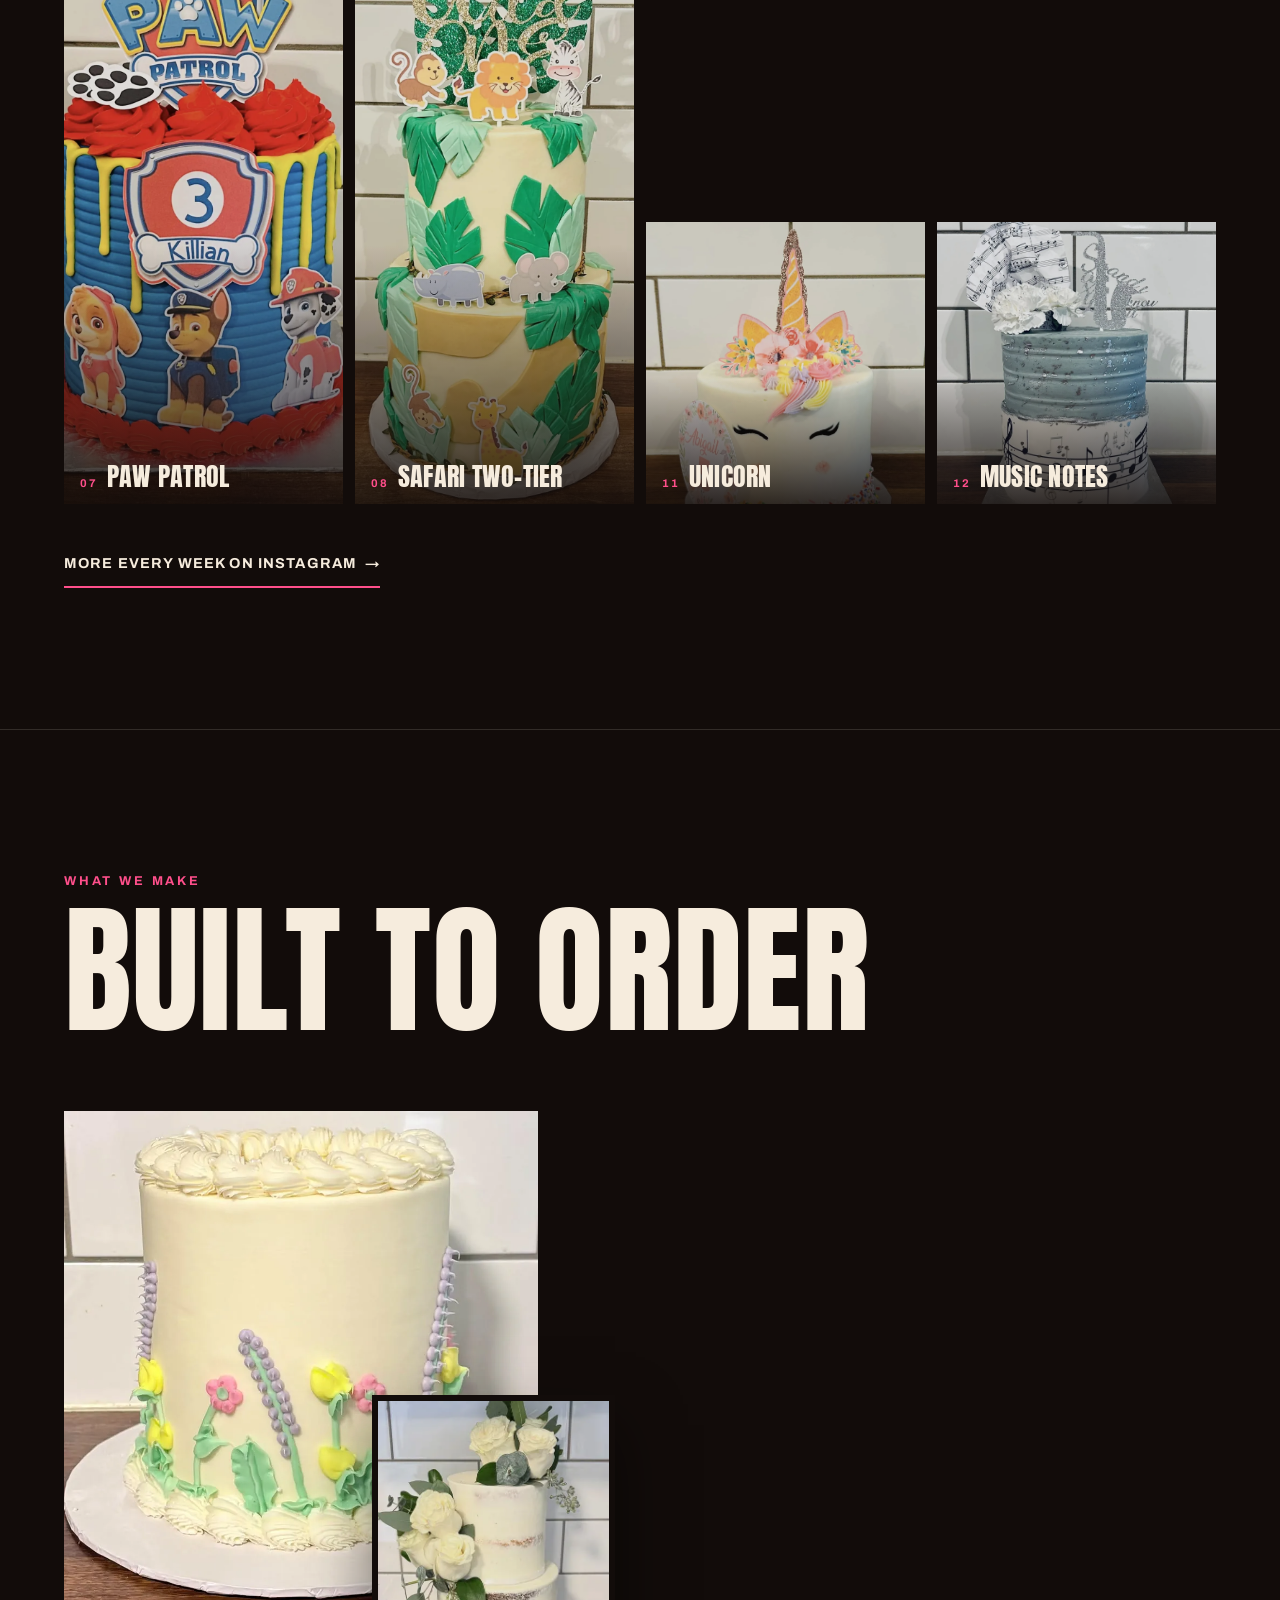
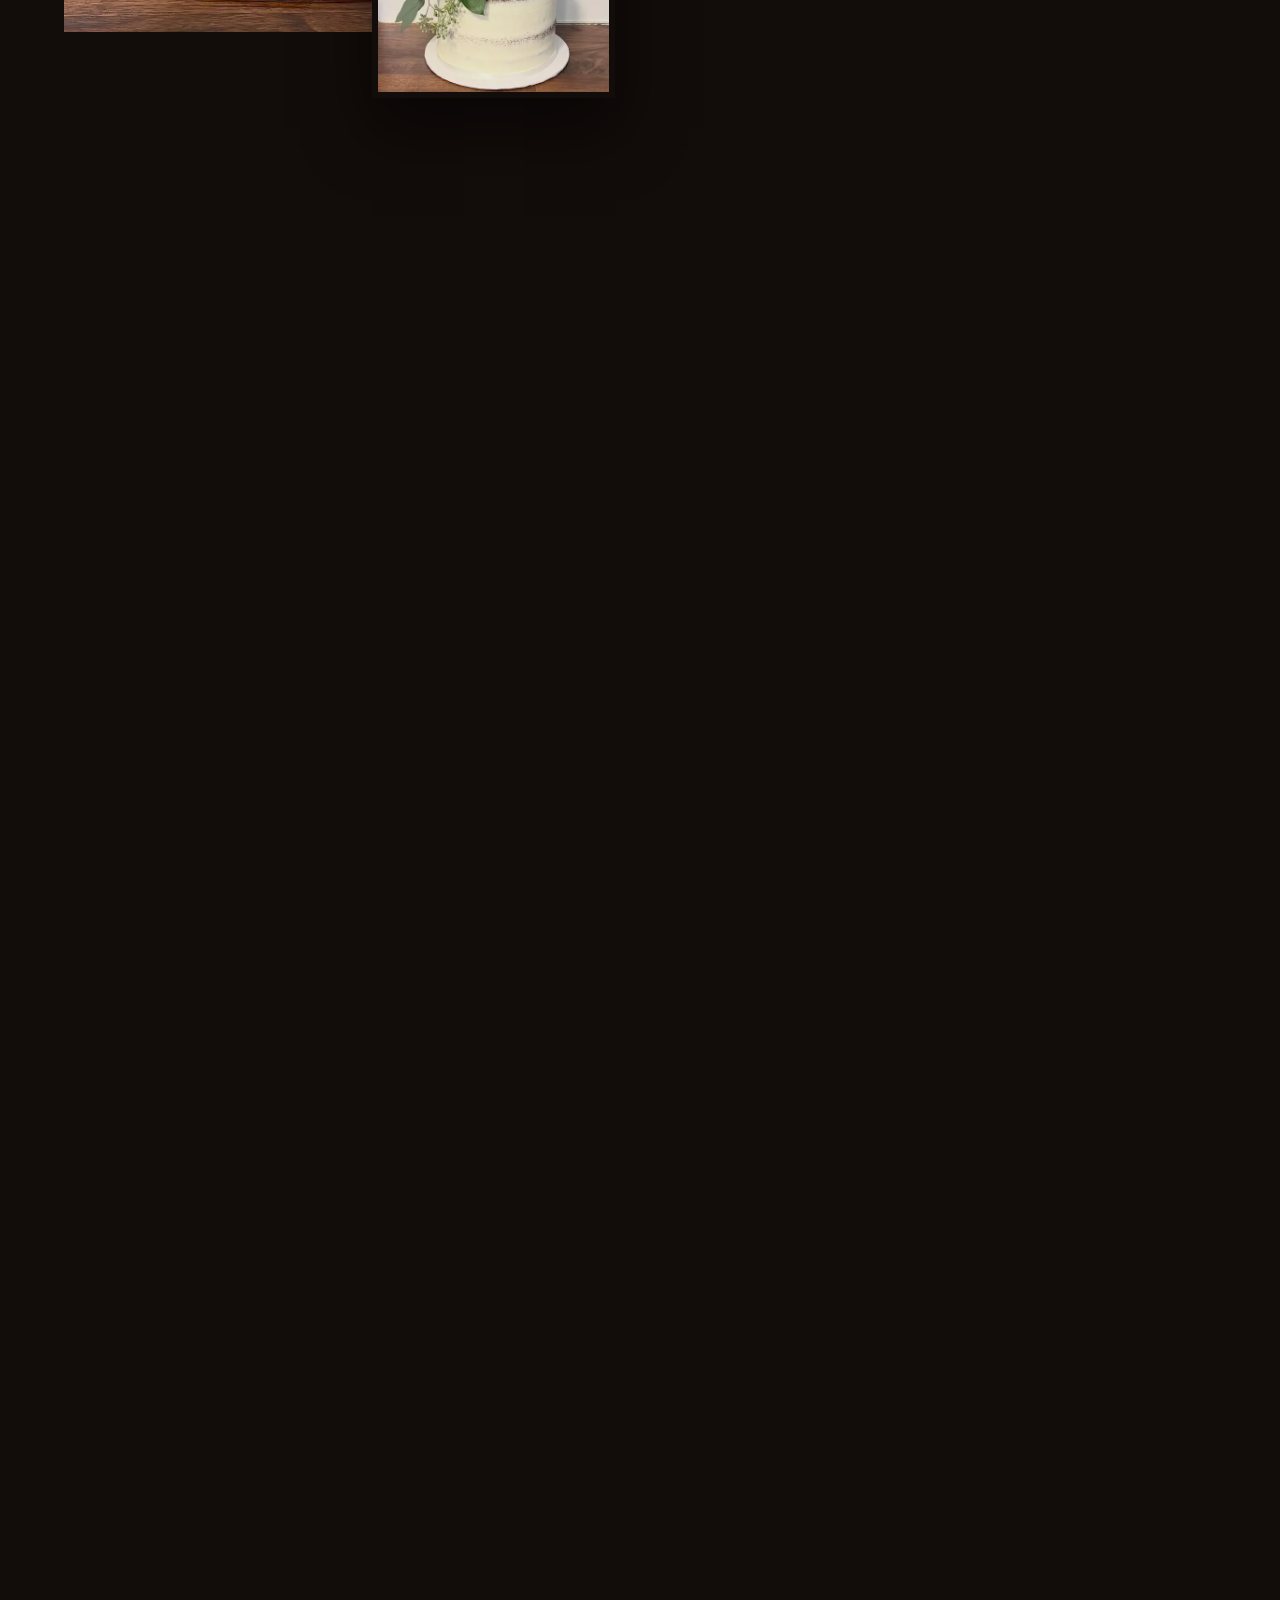
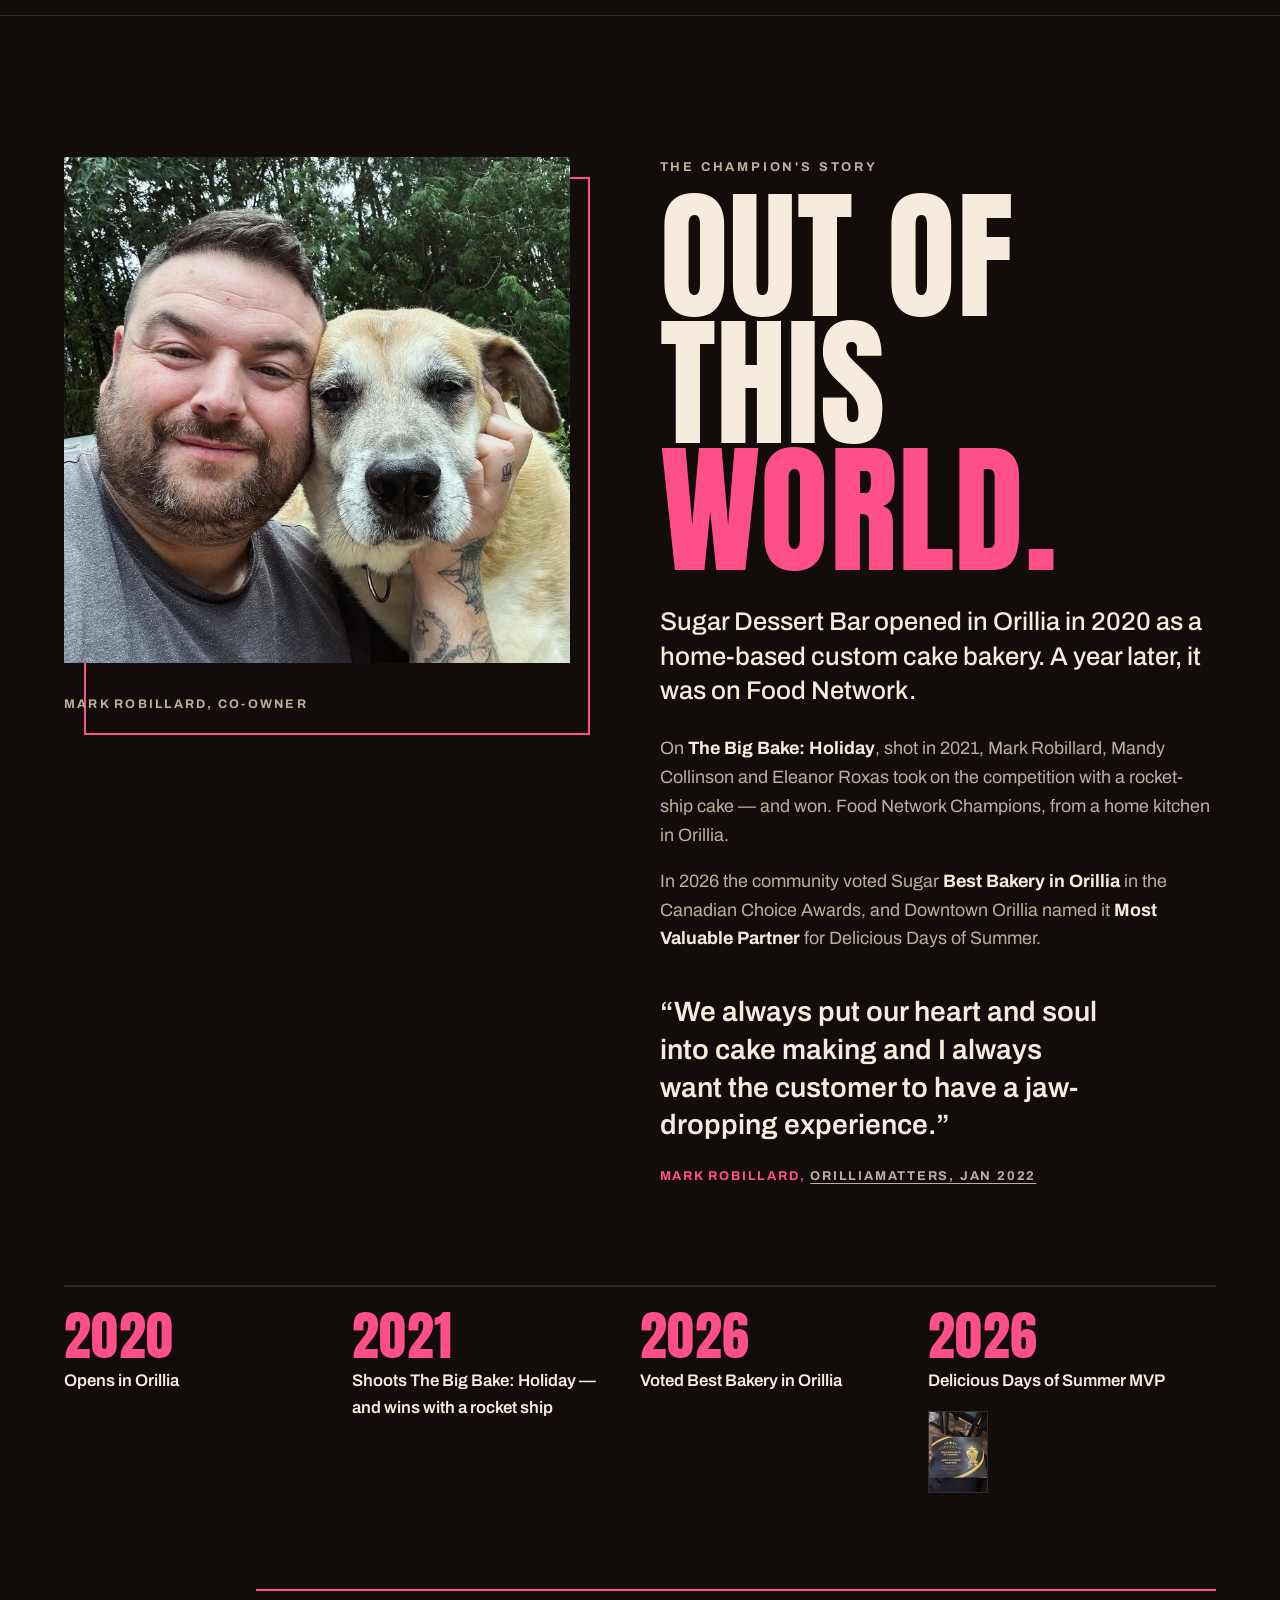
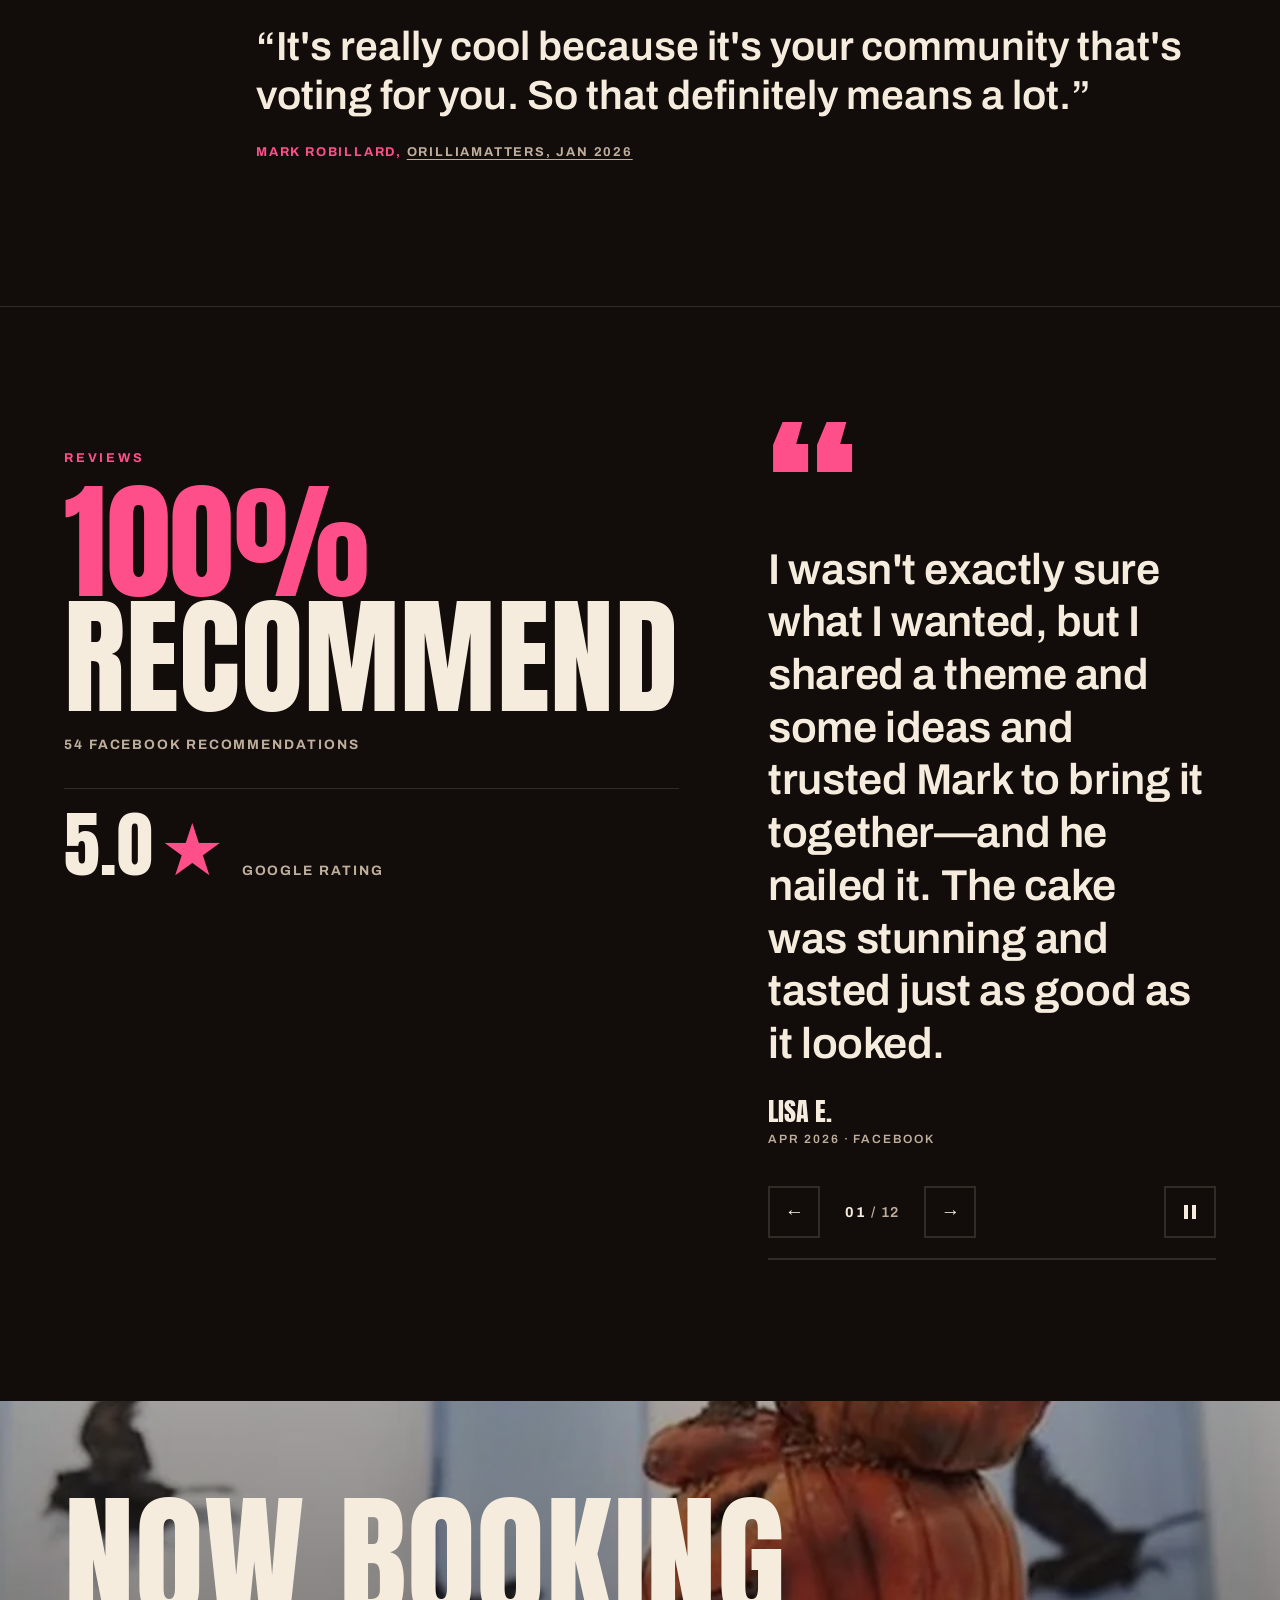
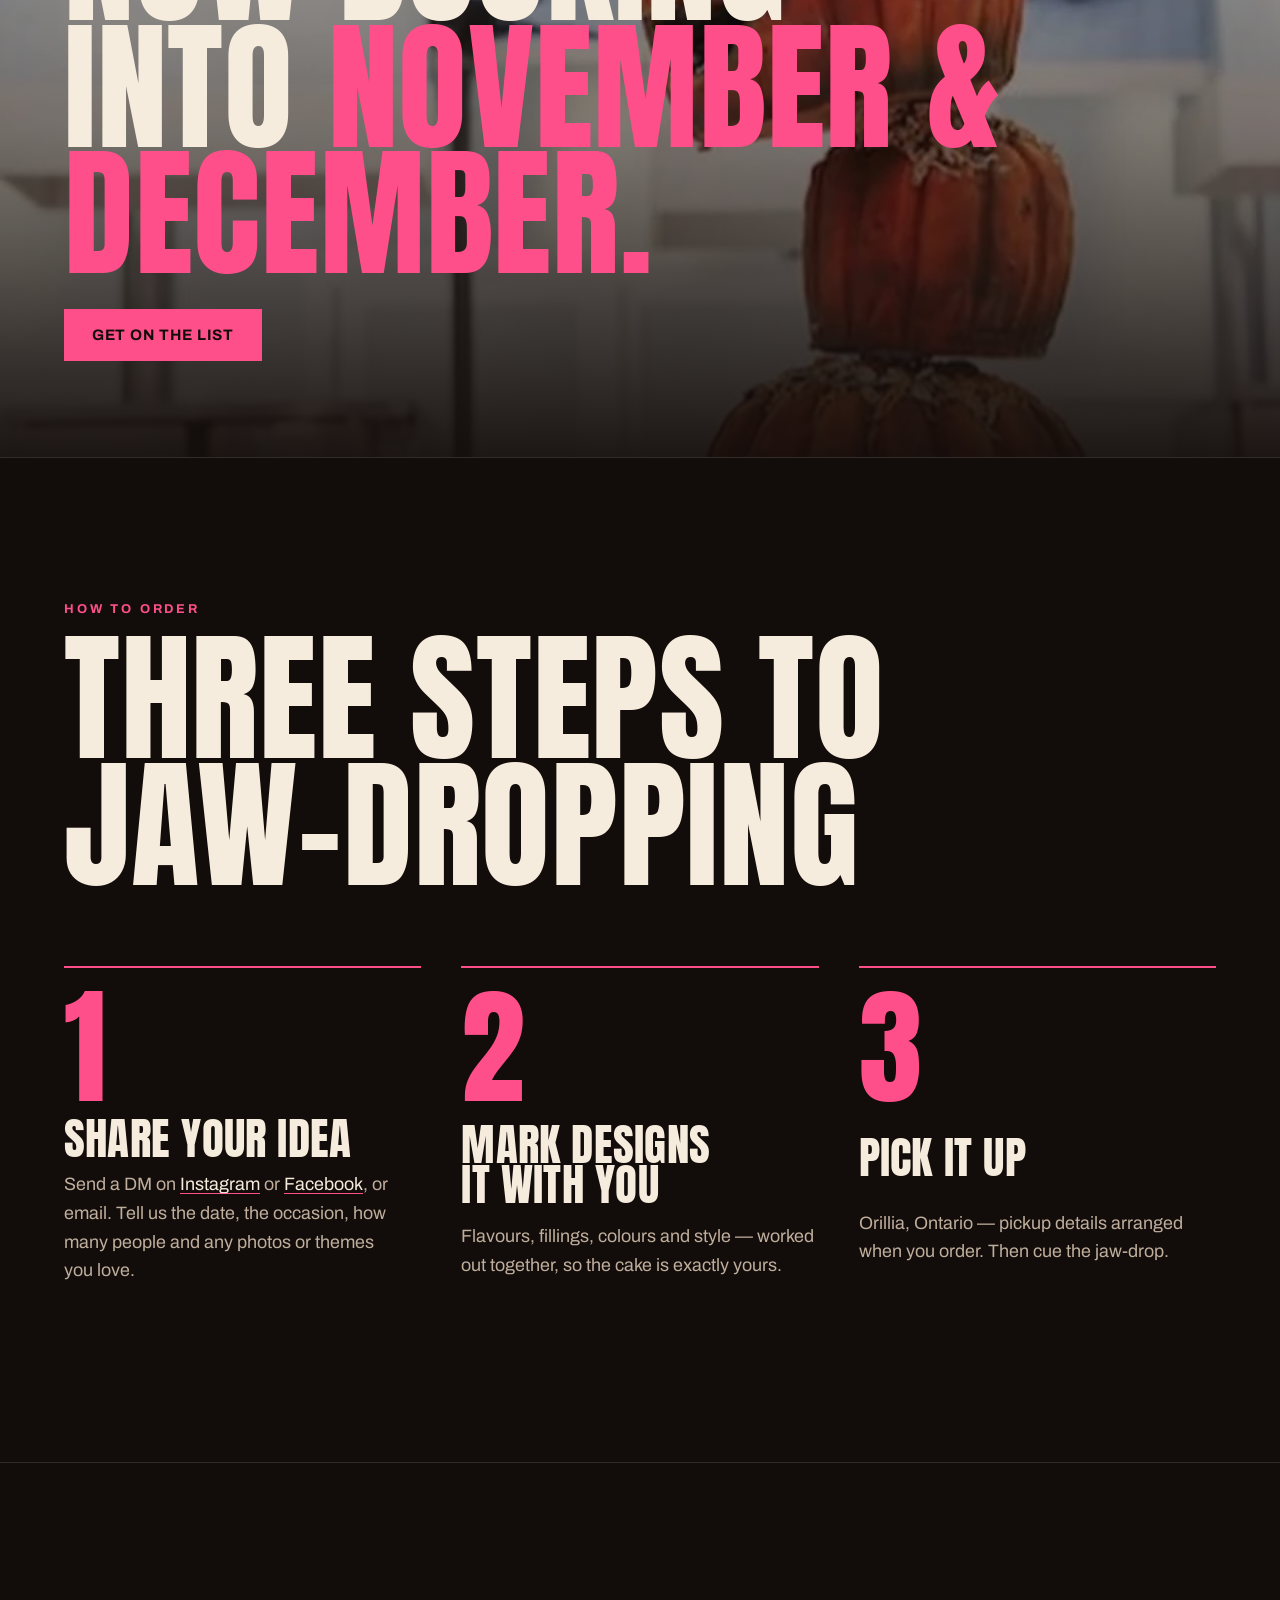
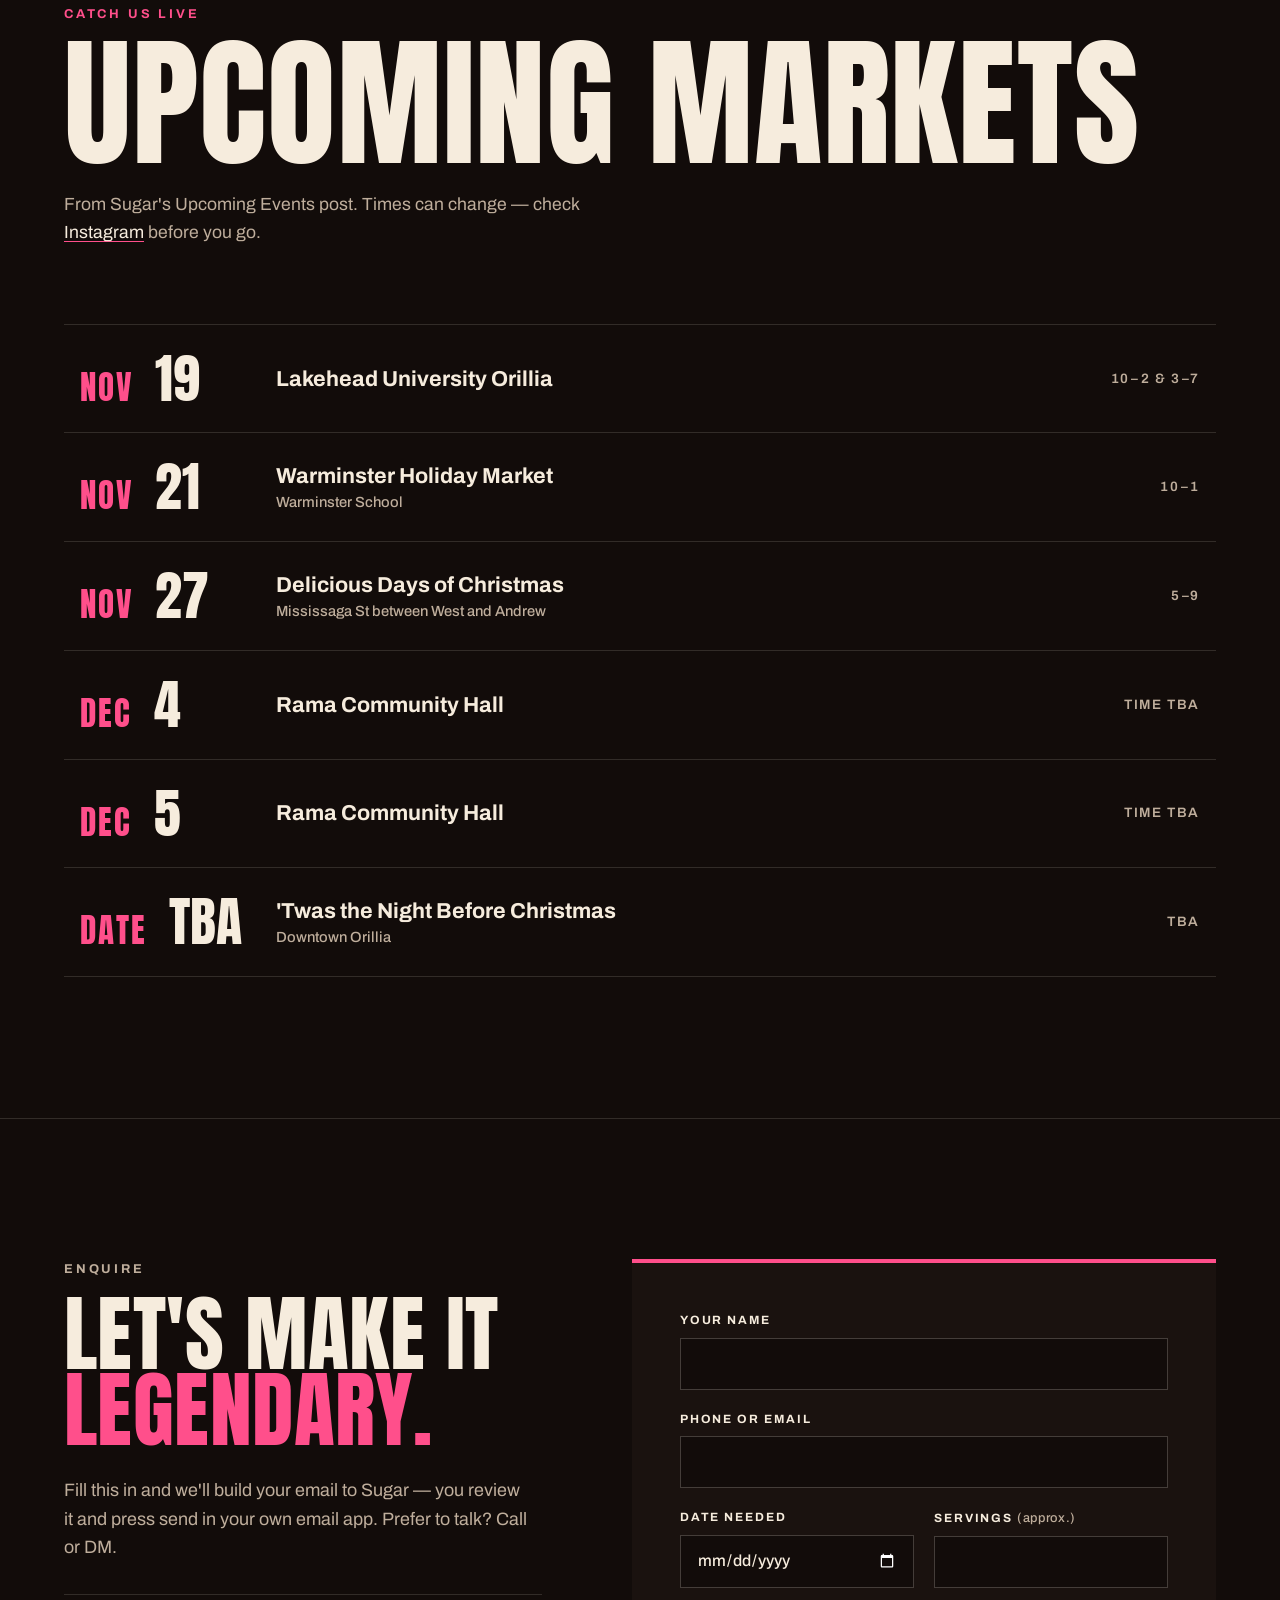
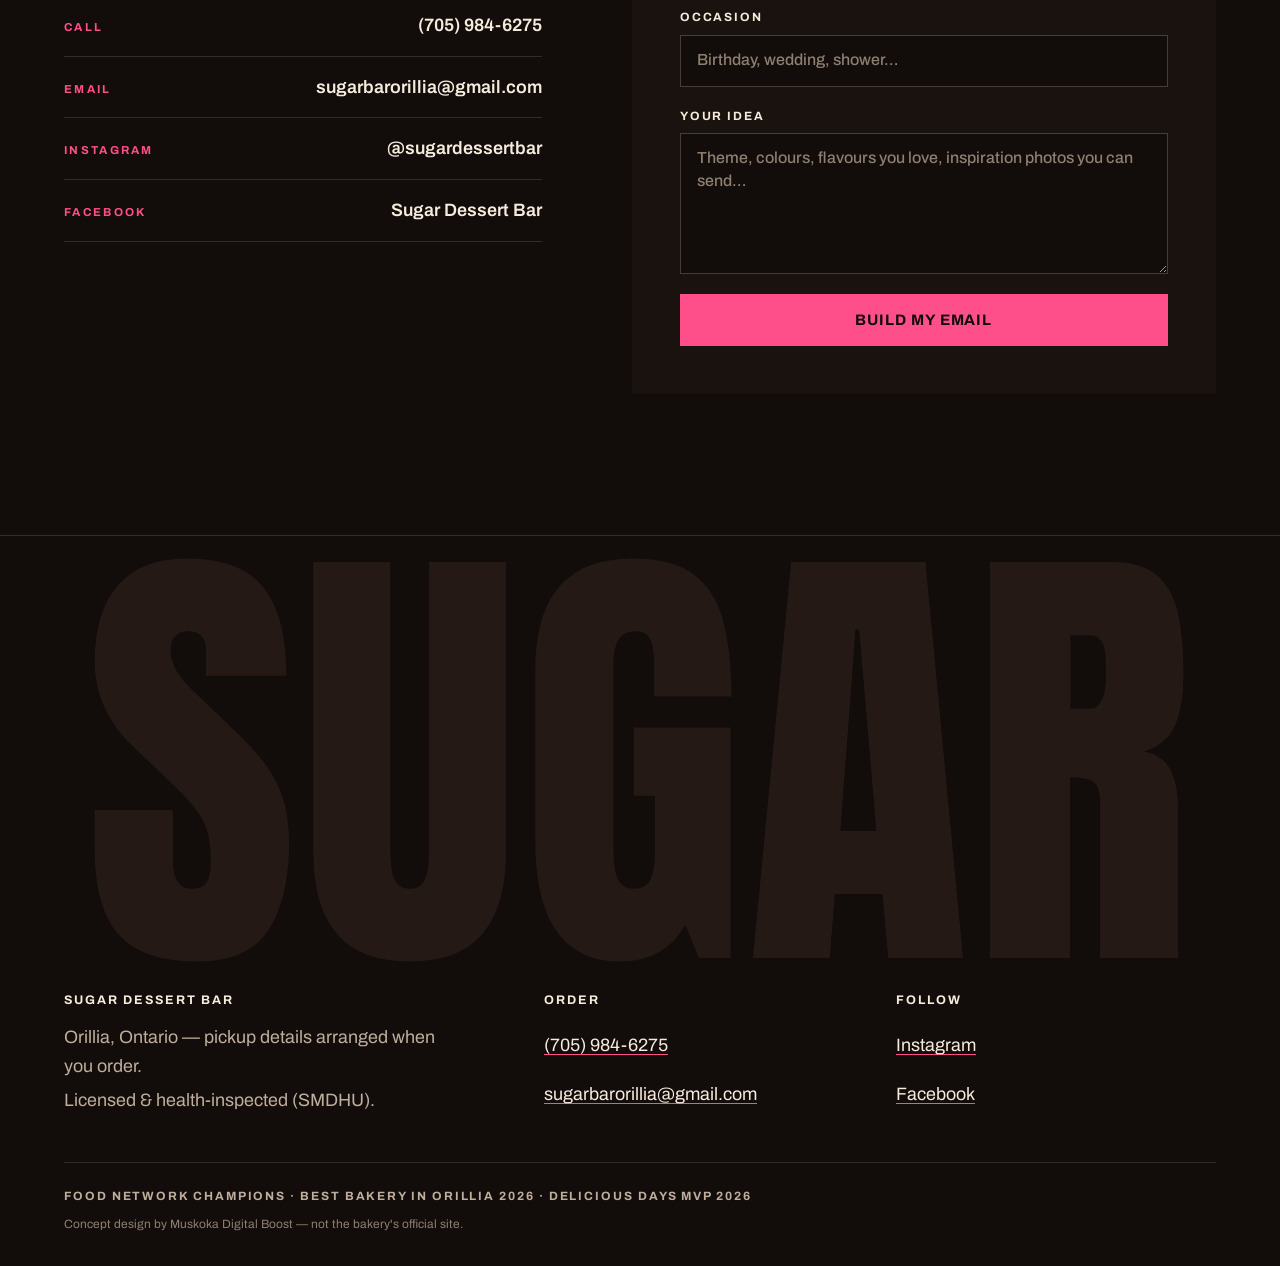
<file: v3/index.html>
<!doctype html>
<html lang="en-CA">
<head>
<meta charset="utf-8">
<meta name="viewport" content="width=device-width, initial-scale=1">
<meta name="robots" content="noindex, nofollow">
<title>Sugar Dessert Bar — Award-winning custom cakes, Orillia</title>
<meta name="description" content="Sugar Dessert Bar: Food Network Champions and voted Best Bakery in Orillia. Custom cakes, cupcakes, decorated cookies and desserts, designed with you.">
<meta name="theme-color" content="#120c0a">
<script>
  document.documentElement.classList.add('js');
  if (!window.matchMedia('(prefers-reduced-motion: reduce)').matches) document.documentElement.classList.add('intro');
</script>
<link rel="preconnect" href="https://fonts.googleapis.com">
<link rel="preconnect" href="https://fonts.gstatic.com" crossorigin>
<link rel="stylesheet" href="https://fonts.googleapis.com/css2?family=Anton&family=Archivo:wght@400;500;600;700&display=swap">
<link rel="preload" as="image" href="../assets/img/fiftieth-drip-cake.webp">
<link rel="stylesheet" href="style.css">
</head>
<body>

<!-- Cinematic opening: decorative, no focusable content, skippable -->
<div class="intro-overlay" aria-hidden="true">
  <div class="intro-inner">
    <p class="intro-kicker"><span>Food Network Champions</span></p>
    <p class="intro-word"><span>Sugar</span></p>
    <span class="intro-bar"></span>
  </div>
  <p class="intro-skip">Click or press any key to skip</p>
</div>

<a class="skip-link" href="#main">Skip to content</a>

<header class="site-header" id="top">
  <a class="brand" href="#top" aria-label="Sugar Dessert Bar, back to top">
    <span class="brand-word">Sugar</span>
    <span class="brand-sub">Dessert Bar · Orillia</span>
  </a>
  <nav class="nav" id="nav" aria-label="Main">
    <a href="#work">Showstoppers</a>
    <a href="#make">What we make</a>
    <a href="#story">Story</a>
    <a href="#reviews">Reviews</a>
    <a href="#markets">Markets</a>
    <a class="nav-cta" href="#enquire">Enquire</a>
  </nav>
  <a class="header-call" href="tel:+17059846275">Call</a>
  <button class="menu-btn" type="button" aria-expanded="false" aria-controls="nav"><span class="menu-lines" aria-hidden="true"></span><span class="menu-label">Menu</span></button>
</header>

<main id="main">

  <!-- HERO -->
  <section class="hero" aria-labelledby="hero-title">
    <div class="hero-media">
      <img src="../assets/img/fiftieth-drip-cake.webp" width="1398" height="1600" alt="Pink buttercream cake with a gold drip, fresh roses, pink macarons and a glittering Happy 50th Birthday topper" fetchpriority="high">
    </div>
    <div class="hero-scrim" aria-hidden="true"></div>
    <div class="hero-content">
      <p class="eyebrow hero-line" style="--d:0">Food Network Champions <span class="eb-extra"><span class="eb-slash" aria-hidden="true">/</span> Orillia, Ontario</span></p>
      <h1 id="hero-title" class="hero-title">
        <span class="hero-line" style="--d:1"><span>Award-winning</span></span>
        <span class="hero-line" style="--d:2"><span>cakes.</span></span>
        <span class="hero-line accent-line" style="--d:3"><span>Orillia-made.</span></span>
      </h1>
      <p class="hero-sub hero-line" style="--d:4">Custom cakes, cupcakes, decorated cookies and decadent desserts — designed with you by Mark Robillard and the Sugar team. Now booking into November and December.</p>
      <div class="hero-ctas hero-line" style="--d:5">
        <a class="btn btn-accent" href="tel:+17059846275">Call (705) 984-6275</a>
        <a class="btn btn-ghost" href="#enquire">Start your enquiry</a>
      </div>
    </div>
    <a class="hero-scroll" href="#credentials">Scroll<span aria-hidden="true"></span></a>
  </section>

  <!-- CREDENTIALS -->
  <section class="creds" id="credentials" aria-label="Awards and credentials">
    <ul class="creds-list">
      <li data-reveal><span class="cred-big">Food Network <em>Champions</em></span><span class="cred-small">Winners, The Big Bake: Holiday</span></li>
      <li data-reveal><span class="cred-big">Best Bakery <em>in Orillia</em> 2026</span><span class="cred-small">Canadian Choice Awards</span></li>
      <li data-reveal><span class="cred-big">Delicious Days <em>MVP</em> 2026</span><span class="cred-small">Most Valuable Partner, Downtown Orillia</span></li>
      <li data-reveal><span class="cred-big">Licensed &amp; <em>health-inspected</em></span><span class="cred-small">Simcoe Muskoka District Health Unit (SMDHU)</span></li>
    </ul>
  </section>

  <!-- BAND 1 -->
  <section class="band" aria-label="Mark Robillard on what Sugar can make">
    <img class="band-img" src="../assets/img/mint-ribbed-cake.webp" width="1327" height="1600" alt="" loading="lazy" style="--pos:50% 45%">
    <div class="band-scrim" aria-hidden="true"></div>
    <blockquote class="band-quote" data-reveal>
      <p>“We can pretty much do <span class="hl">anything.</span>”</p>
      <cite>Mark Robillard, co-owner</cite>
    </blockquote>
  </section>

  <!-- SHOWSTOPPERS -->
  <section class="work section" id="work" aria-labelledby="work-title">
    <div class="section-head">
      <p class="eyebrow" data-reveal>The work</p>
      <h2 id="work-title" class="display" data-reveal>Showstoppers</h2>
      <p class="lede" data-reveal>Real cakes from the Sugar kitchen. No two the same. Tap any one to see it big.</p>
    </div>
    <ul class="bento" id="gallery">
      <li class="t-big" data-reveal><button type="button" class="tile" data-full="../assets/img/race-car-cake.webp" data-cap="Race-car 4th birthday — checkered flags, bunting and a red racer"><img src="../assets/img/race-car-cake.webp" width="1440" height="1510" alt="Race-car themed 4th birthday cake with checkered flags, bunting and a red race car on top" loading="lazy"><span class="tile-cap"><span class="tile-no">01</span>Race-car birthday</span></button></li>
      <li class="t-tall" data-reveal><button type="button" class="tile" data-full="../assets/img/stitch-cake.webp" data-cap="Lilo &amp; Stitch birthday cake"><img src="../assets/img/stitch-cake.webp" width="1200" height="1600" alt="Lilo and Stitch themed birthday cake in pink and blue" loading="lazy"><span class="tile-cap"><span class="tile-no">02</span>Lilo &amp; Stitch</span></button></li>
      <li data-reveal><button type="button" class="tile" data-full="../assets/img/macaron-cake.webp" data-cap="Pale-yellow buttercream cake crowned with macarons"><img src="../assets/img/macaron-cake.webp" width="1583" height="1600" alt="Pale yellow buttercream cake topped with macarons" loading="lazy"><span class="tile-cap"><span class="tile-no">03</span>Macaron crown</span></button></li>
      <li class="t-tall" data-reveal><button type="button" class="tile" data-full="../assets/img/princess-cake.webp" data-cap="Disney princesses birthday cake"><img src="../assets/img/princess-cake.webp" width="1048" height="1600" alt="Tall cake decorated with Disney princesses" loading="lazy"><span class="tile-cap"><span class="tile-no">04</span>Princesses</span></button></li>
      <li data-reveal><button type="button" class="tile" data-full="../assets/img/beetlejuice-cake.webp" data-cap="Beetlejuice cake — black-and-white stripes, spooky details"><img src="../assets/img/beetlejuice-cake.webp" width="1285" height="1600" alt="Beetlejuice themed cake with black and white stripes" loading="lazy"><span class="tile-cap"><span class="tile-no">05</span>Beetlejuice</span></button></li>
      <li class="t-wide" data-reveal><button type="button" class="tile" data-full="../assets/img/sixty-fabulous-cake.webp" data-cap="60 and Fabulous — white and black-sprinkle cake with white flowers"><img src="../assets/img/sixty-fabulous-cake.webp" width="1600" height="1578" alt="60 and Fabulous cake in white with black sprinkles and white flowers" loading="lazy" style="--pos:50% 8%"><span class="tile-cap"><span class="tile-no">06</span>60 and Fabulous</span></button></li>
      <li class="t-tall" data-reveal><button type="button" class="tile" data-full="../assets/img/paw-patrol-cake.webp" data-cap="PAW Patrol birthday cake"><img src="../assets/img/paw-patrol-cake.webp" width="1410" height="1600" alt="PAW Patrol themed birthday cake" loading="lazy"><span class="tile-cap"><span class="tile-no">07</span>PAW Patrol</span></button></li>
      <li class="t-tall" data-reveal><button type="button" class="tile" data-full="../assets/img/safari-cake.webp" data-cap="Two-tier safari cake with jungle animals"><img src="../assets/img/safari-cake.webp" width="1058" height="1600" alt="Two-tier jungle safari cake with animal figures" loading="lazy"><span class="tile-cap"><span class="tile-no">08</span>Safari two-tier</span></button></li>
      <li data-reveal><button type="button" class="tile" data-full="../assets/img/red-heart-cake.webp" data-cap="Heart cake with red piping and a red drip"><img src="../assets/img/red-heart-cake.webp" width="1290" height="1218" alt="Heart-shaped cake with red piping, red drip and a photo on top" loading="lazy"><span class="tile-cap"><span class="tile-no">09</span>Red heart</span></button></li>
      <li data-reveal><button type="button" class="tile" data-full="../assets/img/cupcake-dress.webp" data-cap="Pull-apart cupcake dress"><img src="../assets/img/cupcake-dress.webp" width="1267" height="1600" alt="Pull-apart cupcakes piped into the shape of a dress" loading="lazy"><span class="tile-cap"><span class="tile-no">10</span>Cupcake dress</span></button></li>
      <li data-reveal><button type="button" class="tile" data-full="../assets/img/unicorn-cake.webp" data-cap="Unicorn cake with a gold horn"><img src="../assets/img/unicorn-cake.webp" width="1178" height="1600" alt="White unicorn cake with a gold horn and pastel buttercream mane" loading="lazy"><span class="tile-cap"><span class="tile-no">11</span>Unicorn</span></button></li>
      <li data-reveal><button type="button" class="tile" data-full="../assets/img/music-cake.webp" data-cap="Grey and white music-notes cake with flowers"><img src="../assets/img/music-cake.webp" width="1345" height="1600" alt="Grey and white cake decorated with music notes and flowers" loading="lazy"><span class="tile-cap"><span class="tile-no">12</span>Music notes</span></button></li>
    </ul>
    <p class="work-more" data-reveal><a class="link-arrow" href="https://www.instagram.com/sugardessertbar/" target="_blank" rel="noopener">More every week on Instagram <span aria-hidden="true">→</span></a></p>
  </section>

  <!-- WHAT THEY MAKE -->
  <section class="make section" id="make" aria-labelledby="make-title">
    <div class="section-head">
      <p class="eyebrow" data-reveal>What we make</p>
      <h2 id="make-title" class="display" data-reveal>Built to order</h2>
    </div>
    <ol class="rows">
      <li class="row">
        <div class="row-media" data-reveal>
          <img class="row-main" src="../assets/img/wildflower-cake.webp" width="954" height="960" alt="Cream cake piped with lavender and wildflowers" loading="lazy">
          <img class="row-inset" src="../assets/img/wedding-cake.webp" width="493" height="640" alt="Two-tier semi-naked wedding cake with white roses and eucalyptus" loading="lazy">
        </div>
        <div class="row-text" data-reveal>
          <span class="row-no" aria-hidden="true">01</span>
          <h3>Custom cakes</h3>
          <p>Birthdays, weddings, milestones and every character your kid can name. Bring a theme, a colour, a photo or a half-formed idea — Mark designs it with you.</p>
          <a class="link-arrow" href="#enquire">Enquire about a cake <span aria-hidden="true">→</span></a>
        </div>
      </li>
      <li class="row row-flip">
        <div class="row-media" data-reveal>
          <img class="row-main" src="../assets/img/sprinkle-cupcakes.webp" width="1200" height="1600" alt="Cupcakes with swirled buttercream and sprinkles" loading="lazy">
          <img class="row-inset" src="../assets/img/botanical-cookies.webp" width="640" height="351" alt="Decorated botanical thank-you cookies" loading="lazy">
        </div>
        <div class="row-text" data-reveal>
          <span class="row-no" aria-hidden="true">02</span>
          <h3>Cupcakes &amp; cookies</h3>
          <p>Piled-high buttercream cupcakes and hand-decorated cookies — for parties, favours, thank-yous and the office table.</p>
          <a class="link-arrow" href="#enquire">Ask about cupcakes &amp; cookies <span aria-hidden="true">→</span></a>
        </div>
      </li>
      <li class="row">
        <div class="row-media" data-reveal>
          <img class="row-main" src="../assets/img/jack-o-lantern-cake.webp" width="1221" height="1600" alt="Jack-o'-lantern Halloween cake with a Trick or Treat topper" loading="lazy">
          <img class="row-inset" src="../assets/img/caramel-squares.webp" width="1200" height="1600" alt="Caramel dessert squares" loading="lazy">
        </div>
        <div class="row-text" data-reveal>
          <span class="row-no" aria-hidden="true">03</span>
          <h3>Dessert tables &amp; seasonal</h3>
          <p>Squares, treats and decadent desserts for a full spread, plus seasonal showpieces for Halloween, Christmas and Easter.</p>
          <a class="link-arrow" href="#enquire">Plan a dessert table <span aria-hidden="true">→</span></a>
        </div>
      </li>
    </ol>
  </section>

  <!-- STORY -->
  <section class="story section" id="story" aria-labelledby="story-title">
    <div class="story-grid">
      <figure class="story-portrait" data-reveal>
        <img src="../assets/img/mark-robillard.webp" width="1440" height="1440" alt="Mark Robillard, co-owner of Sugar Dessert Bar, smiling with his dog" loading="lazy">
        <figcaption>Mark Robillard, co-owner</figcaption>
      </figure>
      <div class="story-text">
        <p class="eyebrow" data-reveal>The Champion's Story</p>
        <h2 id="story-title" class="display" data-reveal>Out of this <span class="hl">world.</span></h2>
        <p class="story-lede" data-reveal>Sugar Dessert Bar opened in Orillia in 2020 as a home-based custom cake bakery. A year later, it was on Food Network.</p>
        <p data-reveal>On <strong>The Big Bake: Holiday</strong>, shot in 2021, Mark Robillard, Mandy Collinson and Eleanor Roxas took on the competition with a rocket-ship cake — and won. Food Network Champions, from a home kitchen in Orillia.</p>
        <p data-reveal>In 2026 the community voted Sugar <strong>Best Bakery in Orillia</strong> in the Canadian Choice Awards, and Downtown Orillia named it <strong>Most Valuable Partner</strong> for Delicious Days of Summer.</p>
        <blockquote class="pull" data-reveal>
          <p>“We always put our heart and soul into cake making and I always want the customer to have a jaw-dropping experience.”</p>
          <cite>Mark Robillard, <a href="https://www.orilliamatters.com/local-news/out-of-this-world-orillia-bakery-crowned-food-network-champions-4906145" target="_blank" rel="noopener">OrilliaMatters, Jan 2022</a></cite>
        </blockquote>
      </div>
    </div>
    <ol class="timeline" aria-label="Milestones">
      <li data-reveal><span class="tl-year">2020</span><span class="tl-what">Opens in Orillia</span></li>
      <li data-reveal><span class="tl-year">2021</span><span class="tl-what">Shoots The Big Bake: Holiday — and wins with a rocket ship</span></li>
      <li data-reveal><span class="tl-year">2026</span><span class="tl-what">Voted Best Bakery in Orillia</span></li>
      <li data-reveal class="tl-cert">
        <span class="tl-year">2026</span><span class="tl-what">Delicious Days of Summer MVP</span>
        <button type="button" class="cert-thumb" data-full="../assets/img/mvp-certificate.webp" data-cap="Most Valuable Partner 2026 — Delicious Days of Summer certificate"><img src="../assets/img/mvp-certificate.webp" width="480" height="640" alt="Delicious Days of Summer Most Valuable Partner 2026 certificate" loading="lazy"><span class="visually-hidden">View certificate</span></button>
      </li>
    </ol>
    <blockquote class="pull pull-wide" data-reveal>
      <p>“It's really cool because it's your community that's voting for you. So that definitely means a lot.”</p>
      <cite>Mark Robillard, <a href="https://www.orilliamatters.com/local-news/orillia-home-bakery-recognized-nationally-for-sweet-success-11743886" target="_blank" rel="noopener">OrilliaMatters, Jan 2026</a></cite>
    </blockquote>
  </section>

  <!-- REVIEWS -->
  <section class="reviews section" id="reviews" aria-labelledby="reviews-title">
    <div class="reviews-grid">
      <div class="reviews-score">
        <p class="eyebrow" data-reveal>Reviews</p>
        <h2 id="reviews-title" class="display" data-reveal><span class="hl">100%</span> recommend</h2>
        <p class="score-line" data-reveal>54 Facebook recommendations</p>
        <p class="score-google" data-reveal><span class="g-num">5.0<span aria-hidden="true">★</span></span><span>Google rating</span></p>
      </div>
      <div class="rotator" aria-roledescription="carousel" aria-label="Customer reviews">
        <span class="rotator-mark" aria-hidden="true">“</span>
        <div class="quotes" id="quotes" aria-live="polite">
          <figure class="quote is-active"><blockquote><p>I wasn't exactly sure what I wanted, but I shared a theme and some ideas and trusted Mark to bring it together—and he nailed it. The cake was stunning and tasted just as good as it looked.</p></blockquote><figcaption>Lisa E. <span>Apr 2026 · Facebook</span></figcaption></figure>
          <figure class="quote"><blockquote><p>10/10 Thank you for the most beautiful cakes I have ever seen!! Beyond breathtaking. … Cakes are delicious, moist, rich buttercream icing that doesn't dry out &amp; cakes are so flavourful!</p></blockquote><figcaption>Elissa M. <span>Oct 2025 · Facebook</span></figcaption></figure>
          <figure class="quote"><blockquote><p>Honestly such a pleasure to work with and their cupcakes are Devine! So many flavours to choose from and they look amazing 10 out of 10 recommend</p></blockquote><figcaption>Megan A. <span>May 2026 · Facebook</span></figcaption></figure>
          <figure class="quote"><blockquote><p>His final creation, a Winnie the Pooh themed Hunny Pot cake for our son's 1st Birthday, was epic. And of course the cake itself was beyond delish.</p></blockquote><figcaption>Molly H. <span>Sep 2023 · Facebook</span></figcaption></figure>
          <figure class="quote"><blockquote><p>We just tried the Oreo Marble cake, and it's incredible! The icing is perfectly sweet, the cake is moist and the Oreo crumbles on top make it even better.</p></blockquote><figcaption>Ange F. <span>Jan 2025 · Facebook</span></figcaption></figure>
          <figure class="quote"><blockquote><p>Mark made some beautiful and yummy shortbread cookies at Christmas. He is super communicative, very warm and friendly too!</p></blockquote><figcaption>Cheryl H. <span>Jan 2026 · Facebook</span></figcaption></figure>
          <figure class="quote"><blockquote><p>I was able to pick flavors and filling. Mark spoke with me about colours and styles and sent me photos the night before…</p></blockquote><figcaption>Jessica H. <span>Oct 2024 · Facebook</span></figcaption></figure>
          <figure class="quote"><blockquote><p>The little details were amazing and you can tell a lot of love goes into those cakes. It was perfect!</p></blockquote><figcaption>Jessica L. <span>Mar 2024 · Facebook</span></figcaption></figure>
          <figure class="quote"><blockquote><p>Hands down the BEST cake … that we have ever tasted! All of your work is gorgeous</p></blockquote><figcaption>Ash Y. <span>Aug 2023 · Facebook</span></figcaption></figure>
          <figure class="quote"><blockquote><p>I will definitely be re-ordering all my desserts here in the future!! So beautiful, and SOO delicious</p></blockquote><figcaption>Haven U. <span>May 2023 · Facebook</span></figcaption></figure>
          <figure class="quote"><blockquote><p>Fantastic cupcakes, looked great and tasted even better.</p></blockquote><figcaption>Vince J. <span>May 2023 · Facebook</span></figcaption></figure>
          <figure class="quote"><blockquote><p>Always amazing service and creative deserts. Highly recommend</p></blockquote><figcaption>Nicky U. <span>Apr 2024 · Facebook</span></figcaption></figure>
        </div>
        <div class="rotator-controls">
          <button type="button" class="ctl" data-dir="-1" aria-label="Previous review"><span aria-hidden="true">←</span></button>
          <span class="rotator-count" aria-hidden="true"><b id="rc-now">01</b> / <span id="rc-total">12</span></span>
          <button type="button" class="ctl" data-dir="1" aria-label="Next review"><span aria-hidden="true">→</span></button>
          <button type="button" class="ctl ctl-pause" aria-pressed="false" aria-label="Pause rotation"><span class="pause-ico" aria-hidden="true"></span></button>
        </div>
        <div class="rotator-progress" aria-hidden="true"><span></span></div>
      </div>
    </div>
  </section>

  <!-- BAND 2 -->
  <section class="band band-booking" aria-label="Booking now">
    <img class="band-img" src="../assets/img/pumpkin-tower.webp" width="1285" height="1600" alt="" loading="lazy" style="--pos:50% 35%">
    <div class="band-scrim" aria-hidden="true"></div>
    <div class="band-quote" data-reveal>
      <p>Now booking into <span class="hl">November &amp; December.</span></p>
      <a class="btn btn-accent" href="#enquire">Get on the list</a>
    </div>
  </section>

  <!-- HOW TO ORDER -->
  <section class="order section" id="order" aria-labelledby="order-title">
    <div class="section-head">
      <p class="eyebrow" data-reveal>How to order</p>
      <h2 id="order-title" class="display" data-reveal>Three steps to jaw-dropping</h2>
    </div>
    <ol class="steps">
      <li data-reveal><span class="step-no" aria-hidden="true">1</span><h3>Share your idea</h3><p>Send a DM on <a href="https://www.instagram.com/sugardessertbar/" target="_blank" rel="noopener">Instagram</a> or <a href="https://www.facebook.com/profile.php?id=61558373074202" target="_blank" rel="noopener">Facebook</a>, or email. Tell us the date, the occasion, how many people and any photos or themes you love.</p></li>
      <li data-reveal><span class="step-no" aria-hidden="true">2</span><h3>Mark designs it with you</h3><p>Flavours, fillings, colours and style — worked out together, so the cake is exactly yours.</p></li>
      <li data-reveal><span class="step-no" aria-hidden="true">3</span><h3>Pick it up</h3><p>Orillia, Ontario — pickup details arranged when you order. Then cue the jaw-drop.</p></li>
    </ol>
  </section>

  <!-- MARKETS -->
  <section class="markets section" id="markets" aria-labelledby="markets-title">
    <div class="section-head">
      <p class="eyebrow" data-reveal>Catch us live</p>
      <h2 id="markets-title" class="display" data-reveal>Upcoming markets</h2>
      <p class="lede" data-reveal>From Sugar's Upcoming Events post. Times can change — check <a href="https://www.instagram.com/sugardessertbar/" target="_blank" rel="noopener">Instagram</a> before you go.</p>
    </div>
    <ul class="market-list">
      <li data-reveal><span class="m-date"><b>Nov</b> 19</span><span class="m-name">Lakehead University Orillia</span><span class="m-time">10–2 &amp; 3–7</span></li>
      <li data-reveal><span class="m-date"><b>Nov</b> 21</span><span class="m-name">Warminster Holiday Market <small>Warminster School</small></span><span class="m-time">10–1</span></li>
      <li data-reveal><span class="m-date"><b>Nov</b> 27</span><span class="m-name">Delicious Days of Christmas <small>Mississaga St between West and Andrew</small></span><span class="m-time">5–9</span></li>
      <li data-reveal><span class="m-date"><b>Dec</b> 4</span><span class="m-name">Rama Community Hall</span><span class="m-time">Time TBA</span></li>
      <li data-reveal><span class="m-date"><b>Dec</b> 5</span><span class="m-name">Rama Community Hall</span><span class="m-time">Time TBA</span></li>
      <li data-reveal><span class="m-date"><b>Date</b> TBA</span><span class="m-name">'Twas the Night Before Christmas <small>Downtown Orillia</small></span><span class="m-time">TBA</span></li>
    </ul>
  </section>

  <!-- ENQUIRY -->
  <section class="enquire section" id="enquire" aria-labelledby="enquire-title">
    <div class="enquire-grid">
      <div class="enquire-intro">
        <p class="eyebrow" data-reveal>Enquire</p>
        <h2 id="enquire-title" class="display" data-reveal><span class="nowrap">Let's make it</span> <span class="hl nowrap">legendary.</span></h2>
        <p data-reveal>Fill this in and we'll build your email to Sugar — you review it and press send in your own email app. Prefer to talk? Call or DM.</p>
        <ul class="contact-list" data-reveal>
          <li><a href="tel:+17059846275"><span>Call</span>(705) 984-6275</a></li>
          <li><a href="mailto:sugarbarorillia@gmail.com"><span>Email</span>sugarbarorillia@gmail.com</a></li>
          <li><a href="https://www.instagram.com/sugardessertbar/" target="_blank" rel="noopener"><span>Instagram</span>@sugardessertbar</a></li>
          <li><a href="https://www.facebook.com/profile.php?id=61558373074202" target="_blank" rel="noopener"><span>Facebook</span>Sugar Dessert Bar</a></li>
        </ul>
      </div>
      <form class="form" id="enquiry-form" novalidate data-reveal>
        <div class="field">
          <label for="f-name">Your name</label>
          <input id="f-name" name="name" type="text" autocomplete="name" required>
        </div>
        <div class="field">
          <label for="f-contact">Phone or email</label>
          <input id="f-contact" name="contact" type="text" autocomplete="email" required>
        </div>
        <div class="field-pair">
          <div class="field">
            <label for="f-date">Date needed</label>
            <input id="f-date" name="date" type="date">
          </div>
          <div class="field">
            <label for="f-servings">Servings <small>(approx.)</small></label>
            <input id="f-servings" name="servings" type="text" inputmode="numeric">
          </div>
        </div>
        <div class="field">
          <label for="f-occasion">Occasion</label>
          <input id="f-occasion" name="occasion" type="text" list="occasions" placeholder="Birthday, wedding, shower…">
          <datalist id="occasions">
            <option value="Birthday"><option value="Wedding"><option value="Baby shower"><option value="Anniversary"><option value="Holiday"><option value="Corporate">
          </datalist>
        </div>
        <div class="field">
          <label for="f-idea">Your idea</label>
          <textarea id="f-idea" name="idea" rows="5" required placeholder="Theme, colours, flavours you love, inspiration photos you can send…"></textarea>
        </div>
        <p class="form-error" id="form-error" role="alert" hidden></p>
        <button class="btn btn-accent btn-wide" type="submit">Build my email</button>
        <div class="form-out" id="form-out" hidden>
          <p class="out-title" tabindex="-1" id="out-title">Your message is ready — not sent yet.</p>
          <p class="out-help">Open it in your email app and press send. If nothing opens, copy the message and email it to <b>sugarbarorillia@gmail.com</b>.</p>
          <label class="visually-hidden" for="out-text">Generated message</label>
          <textarea id="out-text" readonly rows="9"></textarea>
          <div class="out-actions">
            <a class="btn btn-accent" id="out-mail" href="mailto:sugarbarorillia@gmail.com">Open in email app</a>
            <button class="btn btn-ghost" type="button" id="out-copy">Copy message</button>
          </div>
          <p class="out-status" id="out-status" role="status"></p>
        </div>
      </form>
    </div>
  </section>
</main>

<footer class="footer">
  <p class="footer-word" aria-hidden="true">Sugar</p>
  <div class="footer-grid">
    <div>
      <p class="footer-h">Sugar Dessert Bar</p>
      <p>Orillia, Ontario — pickup details arranged when you order.</p>
      <p>Licensed &amp; health-inspected (SMDHU).</p>
    </div>
    <div>
      <p class="footer-h">Order</p>
      <p><a href="tel:+17059846275">(705) 984-6275</a></p>
      <p><a href="mailto:sugarbarorillia@gmail.com">sugarbarorillia@gmail.com</a></p>
    </div>
    <div>
      <p class="footer-h">Follow</p>
      <p><a href="https://www.instagram.com/sugardessertbar/" target="_blank" rel="noopener">Instagram</a></p>
      <p><a href="https://www.facebook.com/profile.php?id=61558373074202" target="_blank" rel="noopener">Facebook</a></p>
    </div>
  </div>
  <p class="footer-fine">Food Network Champions · Best Bakery in Orillia 2026 · Delicious Days MVP 2026</p>
  <p class="concept-note">Concept design by Muskoka Digital Boost — not the bakery's official site.</p>
</footer>

<dialog class="lightbox" id="lightbox" aria-label="Photo viewer">
  <figure>
    <!-- image inserted on open -->
    <figcaption id="lb-cap"></figcaption>
  </figure>
  <button type="button" class="lb-btn lb-close" aria-label="Close photo viewer">×</button>
  <button type="button" class="lb-btn lb-prev" aria-label="Previous photo">←</button>
  <button type="button" class="lb-btn lb-next" aria-label="Next photo">→</button>
</dialog>

<script src="main.js"></script>
</body>
</html>
</file>
<file: v1/style.css>
/* Sugar Dessert Bar — v1 "The Atelier" */
:root {
  --paper: #f7f1e8;
  --paper-2: #f0e6da;
  --paper-3: #e9dccd;
  --ink: #2f1d24;          /* cocoa plum */
  --ink-2: #5b4650;        /* softened ink for body */
  --ink-3: #85707a;        /* muted captions */
  --blush: #d7a9a1;        /* dusty blush (decor) */
  --blush-ink: #9b5d5a;    /* blush dark enough for text */
  --gold: #b39a6a;         /* fine rules */
  --rule: rgba(47, 29, 36, .16);
  --serif: "Bodoni Moda", "Didot", "Bodoni 72", Georgia, serif;
  --sans: "Jost", "Futura", "Avenir Next", system-ui, sans-serif;
  --gutter: clamp(20px, 5vw, 80px);
  --max: 1360px;
  --ease: cubic-bezier(.2, .7, .2, 1);
}

*, *::before, *::after { box-sizing: border-box; }
[hidden] { display: none !important; }
html { scroll-behavior: smooth; scroll-padding-top: 84px; -webkit-text-size-adjust: 100%; }
body {
  margin: 0;
  background: var(--paper);
  color: var(--ink-2);
  font-family: var(--sans);
  font-weight: 350;
  font-size: 1.0625rem;
  line-height: 1.7;
  overflow-x: clip;
  -webkit-font-smoothing: antialiased;
}
img { display: block; max-width: 100%; height: auto; }
a { color: inherit; }
h1, h2, h3 { font-family: var(--serif); color: var(--ink); font-weight: 400; margin: 0; line-height: 1.08; text-wrap: balance; }
p { margin: 0 0 1em; text-wrap: pretty; }
em { font-style: italic; }
h1 em, h2 em, h3 em, .pull em, .quote em { color: var(--blush-ink); }
button { font: inherit; color: inherit; }
:focus-visible { outline: 2px solid var(--blush-ink); outline-offset: 3px; }

.sr-only { position: absolute; width: 1px; height: 1px; padding: 0; margin: -1px; overflow: hidden; clip: rect(0 0 0 0); white-space: nowrap; border: 0; }
.skip { position: absolute; left: 12px; top: -60px; z-index: 100; background: var(--ink); color: var(--paper); padding: 12px 18px; text-decoration: none; }
.skip:focus { top: 12px; }

.eyebrow, .smallcaps {
  font-family: var(--sans);
  font-size: .74rem;
  font-weight: 500;
  letter-spacing: .26em;
  text-transform: uppercase;
  color: var(--blush-ink);
  margin: 0 0 1.2rem;
}
.smallcaps { display: block; margin: 0 0 .4rem; font-size: .68rem; }

/* ---------- Buttons & links ---------- */
.btn {
  display: inline-flex; align-items: center; justify-content: center;
  min-height: 52px; padding: 0 30px;
  font-family: var(--sans); font-size: .78rem; font-weight: 500; letter-spacing: .2em; text-transform: uppercase;
  text-decoration: none; border: 1px solid var(--ink); cursor: pointer;
  transition: background .35s var(--ease), color .35s var(--ease), border-color .35s var(--ease);
}
.btn--ink { background: var(--ink); color: var(--paper); }
.btn--ink:hover { background: var(--blush-ink); border-color: var(--blush-ink); }
.btn--line { background: transparent; color: var(--ink); }
.btn--line:hover { background: var(--ink); color: var(--paper); }
.btn--wide { width: 100%; }
.link {
  display: inline-flex; align-items: center; gap: .8em; min-height: 44px;
  font-size: .78rem; font-weight: 500; letter-spacing: .2em; text-transform: uppercase; color: var(--ink);
  text-decoration: none;
}
.link::after { content: ""; width: 42px; height: 1px; background: var(--gold); transition: width .5s var(--ease); }
.link:hover::after { width: 72px; }

.circle-btn {
  width: 48px; height: 48px; border-radius: 50%; border: 1px solid var(--rule);
  background: transparent; display: inline-grid; place-items: center; cursor: pointer;
  transition: border-color .3s, background .3s;
}
.circle-btn svg { width: 18px; height: 18px; fill: none; stroke: currentColor; stroke-width: 1.3; }
.circle-btn:hover { border-color: var(--ink); background: rgba(255,255,255,.4); }
.circle-btn:disabled { opacity: .35; cursor: default; }

/* ---------- Masthead ---------- */
.masthead {
  position: sticky; top: 0; z-index: 40;
  background: var(--paper);
  border-bottom: 1px solid transparent;
  transition: border-color .4s;
}
.masthead.is-scrolled { border-bottom-color: var(--rule); }
.masthead__inner {
  max-width: var(--max); margin: 0 auto; padding: 0 var(--gutter);
  height: 76px; display: flex; align-items: center; justify-content: space-between; gap: 24px;
}
.wordmark { display: inline-flex; align-items: baseline; gap: .55em; text-decoration: none; color: var(--ink); min-height: 44px; align-items: center; }
.wordmark__script { font-family: var(--serif); font-style: italic; font-size: 1.75rem; line-height: 1; }
.wordmark__caps { font-size: .64rem; letter-spacing: .32em; text-transform: uppercase; font-weight: 500; padding-top: .3em; }
.wordmark--lg .wordmark__script { font-size: 2.6rem; }

.nav__list { list-style: none; margin: 0; padding: 0; display: flex; align-items: center; gap: clamp(14px, 2vw, 30px); }
.nav__list a {
  display: inline-flex; align-items: center; min-height: 44px; text-decoration: none;
  font-size: .72rem; letter-spacing: .2em; text-transform: uppercase; font-weight: 450; color: var(--ink);
  background: linear-gradient(var(--gold), var(--gold)) left calc(100% - 10px) / 0 1px no-repeat;
  transition: background-size .45s var(--ease);
}
.nav__list a:hover { background-size: 100% 1px; }
.nav__cta a { border: 1px solid var(--ink); padding: 0 20px; background: none; }
.nav__cta a:hover { background: var(--ink); color: var(--paper); }
.nav__toggle { display: none; }

@media (max-width: 1023px) {
  .nav__toggle {
    display: inline-flex; align-items: center; gap: 12px; min-height: 44px; min-width: 44px; padding: 0 4px;
    background: none; border: 0; cursor: pointer; font-size: .72rem; letter-spacing: .22em; text-transform: uppercase; color: var(--ink);
    position: relative; z-index: 2;
  }
  .nav__toggle-lines { width: 26px; height: 7px; border-top: 1px solid currentColor; border-bottom: 1px solid currentColor; transition: transform .4s var(--ease); }
  .nav__toggle[aria-expanded="true"] .nav__toggle-lines { transform: scaleX(.6); }
  .nav__list {
    position: fixed; inset: 76px 0 0 0; z-index: 1;
    flex-direction: column; align-items: flex-start; justify-content: flex-start; gap: 0;
    padding: 28px var(--gutter) 40px; background: var(--paper); border-top: 1px solid var(--rule);
    opacity: 0; visibility: hidden; transform: translateY(-8px);
    transition: opacity .4s var(--ease), transform .4s var(--ease), visibility 0s .4s;
    overflow-y: auto;
  }
  .nav.is-open .nav__list { opacity: 1; visibility: visible; transform: none; transition-delay: 0s; }
  .nav__list li { width: 100%; border-bottom: 1px solid var(--rule); }
  .nav__list a { font-family: var(--serif); font-size: 1.9rem; letter-spacing: 0; text-transform: none; min-height: 64px; width: 100%; background: none; }
  .nav__cta { border-bottom: 0 !important; padding-top: 24px; }
  .nav__cta a { font-family: var(--sans); font-size: .8rem; letter-spacing: .22em; text-transform: uppercase; justify-content: center; min-height: 54px; }
}

/* ---------- Section scaffolding ---------- */
.section { max-width: var(--max); margin: 0 auto; padding: clamp(80px, 11vw, 160px) var(--gutter); }
.section-head {
  display: grid; gap: 8px 40px; margin-bottom: clamp(48px, 7vw, 96px);
  grid-template-columns: 1fr;
}
.index {
  font-family: var(--serif); font-size: clamp(4.5rem, 11vw, 9.5rem); line-height: .8; color: transparent;
  -webkit-text-stroke: 1px var(--gold); font-weight: 400; display: block; margin-bottom: 18px;
  font-variant-numeric: lining-nums;
}
.section-title { font-size: clamp(2.3rem, 5.4vw, 4.6rem); letter-spacing: -.01em; }
.section-intro { max-width: 36ch; color: var(--ink-2); align-self: end; margin: 0; }
@media (min-width: 900px) {
  .section-head { grid-template-columns: auto minmax(0, 1.4fr) minmax(0, .8fr); align-items: end; }
  .section-head .index { margin-bottom: -.06em; }
  .section-head .section-intro { padding-bottom: .5em; justify-self: end; }
  .section-head--row { grid-template-columns: auto 1fr auto; }
  .section-head--stack { grid-template-columns: 1fr; }
}
.section-head--stack .index { margin-bottom: 10px; }
.section-head--stack .section-intro { justify-self: start; }

/* ---------- Hero ---------- */
.hero {
  max-width: var(--max); margin: 0 auto;
  padding: clamp(28px, 6vw, 72px) var(--gutter) clamp(72px, 9vw, 120px);
  display: grid; gap: 56px;
}
.hero__text { align-self: center; }
.hero__title { font-size: clamp(2.9rem, 8.6vw, 6.4rem); line-height: 1.0; letter-spacing: -.02em; margin-bottom: 28px; }
.hero__title em { display: inline; }
.hero__lede { font-size: clamp(1.05rem, 1.4vw, 1.2rem); max-width: 38ch; margin-bottom: 36px; }
.hero__actions { display: flex; flex-wrap: wrap; gap: 14px; margin-bottom: 36px; }
.hero__note {
  display: flex; align-items: center; gap: 12px; margin: 0;
  font-family: var(--serif); font-style: italic; font-size: 1.1rem; color: var(--ink);
  padding-top: 22px; border-top: 1px solid var(--rule); max-width: 34ch;
}
.dot { width: 7px; height: 7px; border-radius: 50%; background: var(--blush-ink); flex: none; }

.hero__visual { position: relative; padding-bottom: 18%; }
.hero__main { margin: 0 0 0 auto; width: 82%; }
.hero__main img { width: 100%; aspect-ratio: 1398 / 1600; object-fit: cover; }
.hero__inset {
  position: absolute; left: 0; bottom: 0; margin: 0;
  width: 42%; max-width: 300px;
  background: var(--paper); padding: 10px 10px 0;
}
.hero__inset img { width: 100%; }
.hero__inset figcaption { font-family: var(--serif); font-style: italic; font-size: .9rem; color: var(--ink-3); padding: 10px 2px 4px; line-height: 1.35; }
.hero__card {
  position: absolute; right: 0; bottom: 4%; width: min(46%, 250px);
  background: var(--paper); padding: 18px 18px 16px;
  border-top: 1px solid var(--gold);
  box-shadow: 0 18px 40px -26px rgba(47, 29, 36, .45);
}
.hero__card p { font-family: var(--serif); font-size: .98rem; line-height: 1.4; color: var(--ink); margin: 0; }

@media (max-width: 599px) {
  .hero__card { display: none; }
  .hero__inset { width: 44%; }
}
@media (min-width: 1024px) {
  .hero { grid-template-columns: minmax(0, .95fr) minmax(0, 1.05fr); gap: clamp(40px, 5vw, 88px); align-items: center; padding-top: 40px; }
  .hero__title { font-size: clamp(3.6rem, 6.2vw, 5.8rem); }
  .hero__visual { padding-bottom: 10%; }
  .hero__main { width: 84%; max-width: 580px; }
  .hero__inset { width: 36%; max-width: 250px; bottom: 0; }
  .hero__card { bottom: 0; right: auto; left: 40%; width: 250px; }
}

/* ---------- Credentials ---------- */
.credentials { padding: 0 var(--gutter); max-width: var(--max); margin: 0 auto; }
.credentials__list {
  list-style: none; margin: 0; padding: 26px 0;
  border-top: 1px solid var(--gold); border-bottom: 1px solid var(--gold);
  display: flex; flex-wrap: wrap; justify-content: center; gap: 12px 0;
  font-size: .72rem; letter-spacing: .24em; text-transform: uppercase; font-weight: 500; color: var(--ink);
  text-align: center;
}
.credentials__list li { padding: 0 22px; position: relative; }
.credentials__list li + li::before {
  content: ""; position: absolute; left: -3px; top: 50%; width: 5px; height: 5px;
  background: var(--gold); transform: translateY(-50%) rotate(45deg);
}
@media (max-width: 767px) {
  .credentials__list { flex-direction: column; gap: 14px; padding: 30px 0; }
  .credentials__list li + li::before { left: 50%; top: -9px; transform: translateX(-50%) rotate(45deg); }
}

/* ---------- Occasions / chapters ---------- */
.chapter {
  display: grid; gap: 40px; align-items: center;
  padding: clamp(32px, 5vw, 64px) 0;
}
.chapter + .chapter { border-top: 1px solid var(--rule); padding-top: clamp(64px, 9vw, 120px); margin-top: clamp(24px, 4vw, 48px); }
.chapter__media { position: relative; padding-bottom: 14%; }
.chapter__img { width: 100%; object-fit: cover; }
.chapter__img--small { width: 66%; max-width: 380px; }
.chapter__img--large { width: 84%; aspect-ratio: 1600 / 1578; }
.chapter__img--tall { width: 70%; max-width: 460px; aspect-ratio: 880 / 960; }
.chapter__img--float {
  position: absolute; right: 0; bottom: 0; width: 46%; max-width: 330px;
  border: 10px solid var(--paper); aspect-ratio: 4 / 5;
}
.chapter__float-fig {
  position: absolute; right: 0; bottom: 0; margin: 0;
  width: 52%; max-width: 340px; background: var(--paper); padding: 10px 10px 0;
}
.chapter__float-fig figcaption { font-family: var(--serif); font-style: italic; font-size: .9rem; color: var(--ink-3); padding: 8px 2px 4px; }
.chapter__media--trio { display: grid; grid-template-columns: repeat(3, 1fr); gap: 12px; padding-bottom: 0; }
.chapter__media--trio img { aspect-ratio: 3 / 4; object-fit: cover; width: 100%; }
.chapter__media--trio img:nth-child(2) { transform: translateY(14%); }
.chapter__media--trio { margin-bottom: 8%; }

.chapter__num {
  display: flex; align-items: baseline; gap: 14px;
  font-size: .74rem; letter-spacing: .26em; text-transform: uppercase; font-weight: 500; color: var(--blush-ink);
  margin-bottom: 18px;
}
.chapter__num span { font-family: var(--serif); font-style: italic; font-size: 1.6rem; letter-spacing: 0; text-transform: none; color: var(--gold); }
.chapter__text h3 { font-size: clamp(1.9rem, 3.6vw, 3rem); margin-bottom: 20px; }
.chapter__text p { max-width: 40ch; }

@media (min-width: 900px) {
  .chapter { grid-template-columns: repeat(12, minmax(0, 1fr)); gap: 0 24px; }
  .chapter--a .chapter__media { grid-column: 1 / span 7; }
  .chapter--a .chapter__text { grid-column: 9 / span 4; }
  .chapter--b .chapter__media { grid-column: 6 / span 7; grid-row: 1; }
  .chapter--b .chapter__text { grid-column: 1 / span 4; grid-row: 1; }
  .chapter--b .chapter__img--large { margin-left: auto; }
  .chapter--b .chapter__float-fig { right: auto; left: 0; }
  .chapter--a .chapter__img--float { right: auto; left: min(52%, 330px); }
  .chapter__media--trio { gap: 20px; }
}

/* ---------- Portfolio reel ---------- */
.portfolio { padding-right: 0; padding-left: 0; max-width: none; }
.portfolio > .section-head, .portfolio__hint { max-width: var(--max); margin-left: auto; margin-right: auto; padding: 0 var(--gutter); }
.portfolio__controls { display: flex; align-items: center; gap: 10px; }
.portfolio__count, .quotes__count {
  font-family: var(--serif); font-style: italic; font-size: 1.1rem; color: var(--ink); margin: 0 14px 0 0;
  font-variant-numeric: lining-nums tabular-nums;
}
.slash { color: var(--gold); padding: 0 .2em; }
.reel {
  list-style: none; margin: 0; padding: 4px max(var(--gutter), calc((100vw - var(--max)) / 2 + var(--gutter))) 24px;
  display: flex; gap: clamp(16px, 2.2vw, 32px);
  overflow-x: auto; scroll-snap-type: x mandatory; overscroll-behavior-x: contain;
  scroll-padding-inline: max(var(--gutter), calc((100vw - var(--max)) / 2 + var(--gutter)));
  scrollbar-width: thin; scrollbar-color: var(--gold) transparent;
}
.reel:focus-visible { outline-offset: -2px; }
.reel__item { flex: 0 0 clamp(236px, 26vw, 360px); scroll-snap-align: start; }
.reel__item:nth-child(even) { padding-top: clamp(28px, 4vw, 56px); }
.reel__btn { display: block; width: 100%; padding: 0; border: 0; background: var(--paper-3); cursor: zoom-in; overflow: hidden; }
.reel__btn img { width: 100%; aspect-ratio: 4 / 5; object-fit: cover; transition: transform 1.2s var(--ease), opacity .6s; }
.reel__btn:hover img { transform: scale(1.035); }
.reel__cap { margin: 14px 0 0; font-family: var(--serif); font-size: 1.08rem; color: var(--ink); line-height: 1.3; }
.reel__cap span { display: block; font-family: var(--sans); font-size: .66rem; letter-spacing: .26em; text-transform: uppercase; color: var(--blush-ink); margin-bottom: 4px; }
.portfolio__hint { margin-top: 28px; font-size: .92rem; color: var(--ink-3); }
.portfolio__hint a { color: var(--ink); text-underline-offset: 4px; text-decoration-color: var(--gold); }
@media (max-width: 899px) {
  .portfolio .section-head--row { grid-template-columns: 1fr; }
  .portfolio__controls { margin-top: 18px; }
}

/* ---------- Story ---------- */
.story { border-top: 1px solid var(--rule); }
.story__grid { display: grid; gap: 64px; align-items: start; }
.story__portrait { position: relative; margin: 0; padding-bottom: 40px; max-width: 520px; }
.story__portrait img { width: 100%; aspect-ratio: 4 / 5; object-fit: cover; object-position: 40% 50%; }
.story__card {
  position: absolute; right: 0; bottom: 0; width: min(68%, 280px);
  background: var(--paper); padding: 20px 22px; border-top: 1px solid var(--gold);
  box-shadow: 0 18px 40px -26px rgba(47, 29, 36, .45);
  font-family: var(--serif); color: var(--ink-3); font-style: italic; line-height: 1.35;
}
.story__card strong { display: block; font-style: normal; font-weight: 400; color: var(--ink); font-size: 1.5rem; margin-bottom: 2px; }
.story__text .section-head { margin-bottom: 40px; }
.story__text > p { max-width: 50ch; }
.pull { margin: 48px 0 0; padding: 40px 0 0; border-top: 1px solid var(--gold); position: relative; }
.pull::before {
  content: "\201C"; display: block; height: .42em; margin-bottom: 10px;
  font-family: var(--serif); font-size: 5.5rem; line-height: .9; color: var(--blush);
}
.pull p { font-family: var(--serif); font-size: clamp(1.6rem, 3vw, 2.4rem); line-height: 1.22; color: var(--ink); margin-bottom: 22px; }
.pull footer { font-size: .74rem; letter-spacing: .2em; text-transform: uppercase; color: var(--ink-3); }
.pull cite { font-style: italic; text-transform: none; letter-spacing: 0; font-family: var(--serif); font-size: 1rem; color: var(--ink); }

.honours { list-style: none; padding: 0; margin: clamp(80px, 10vw, 140px) 0 0; display: grid; gap: 0; border-top: 1px solid var(--rule); }
.honour { padding: 36px 0; border-bottom: 1px solid var(--rule); position: relative; }
.honour__year { font-family: var(--serif); font-style: italic; color: var(--gold); font-size: 1.3rem; display: block; margin-bottom: 12px; }
.honour h3 { font-size: clamp(1.6rem, 2.4vw, 2rem); margin-bottom: 14px; }
.honour p { font-size: .98rem; max-width: 42ch; margin: 0; }
.honour__cert {
  margin-top: 22px; padding: 6px; border: 1px solid var(--rule); background: #fff; cursor: zoom-in; display: block;
  width: 116px; transform: rotate(-2deg); box-shadow: 0 16px 30px -20px rgba(47,29,36,.5); transition: transform .6s var(--ease);
}
.honour__cert:hover { transform: rotate(0); }
@media (min-width: 900px) {
  .story__grid { grid-template-columns: minmax(0, 5fr) minmax(0, 6fr); gap: 0 clamp(48px, 7vw, 120px); }
  .story__text { padding-top: 40px; }
  .honours { grid-template-columns: repeat(3, 1fr); border-top: 0; }
  .honour { padding: 36px 36px 8px; border-bottom: 0; border-left: 1px solid var(--rule); }
  .honour:first-child { border-left: 0; padding-left: 0; }
  .honour--cert { padding-right: 140px; }
  .honour__cert { position: absolute; right: 0; top: 36px; margin: 0; }
}
@media (min-width: 900px) and (max-width: 1180px) {
  .honour--cert { padding-right: 0; }
  .honour__cert { position: static; margin-top: 22px; }
}

/* ---------- Reviews ---------- */
.reviews, .markets { background: var(--paper-2); box-shadow: 0 0 0 100vmax var(--paper-2); clip-path: inset(0 -100vmax); }
.reviews { position: relative; }
.ratings { list-style: none; margin: 18px 0 0; padding: 0; display: grid; gap: 10px; font-size: .9rem; color: var(--ink-2); }
.ratings li { display: flex; flex-wrap: wrap; align-items: baseline; gap: 6px; padding-bottom: 10px; border-bottom: 1px solid var(--rule); }
.ratings strong { font-family: var(--serif); font-weight: 400; font-size: 1.5rem; color: var(--ink); line-height: 1; }
.ratings span { color: var(--ink-3); }
.ratings strong span { color: var(--gold); padding-left: 2px; }
@media (min-width: 900px) {
  .ratings { margin: 0; min-width: 300px; justify-self: end; }
}

.quotes { position: relative; }
.quotes__track {
  display: flex; overflow-x: auto; scroll-snap-type: x mandatory; scroll-behavior: smooth;
  scrollbar-width: none; overscroll-behavior-x: contain;
}
.quotes__track::-webkit-scrollbar { display: none; }
.quote { flex: 0 0 100%; scroll-snap-align: start; margin: 0; display: grid; gap: 28px; padding: 0 2px; }
.quote blockquote { margin: 0; }
.quote p {
  font-family: var(--serif); font-size: clamp(1.65rem, 4.2vw, 3.5rem); line-height: 1.16; letter-spacing: -.01em;
  color: var(--ink); max-width: 24ch; margin: 0;
}
.quote figcaption {
  display: flex; flex-wrap: wrap; align-items: baseline; gap: 6px 18px;
  font-size: .78rem; letter-spacing: .24em; text-transform: uppercase; color: var(--ink); font-weight: 500;
}
.quote figcaption::before { content: ""; width: 48px; height: 1px; background: var(--gold); align-self: center; }
.quote figcaption span { color: var(--ink-3); font-weight: 400; letter-spacing: .16em; }
@media (min-width: 900px) {
  .quote { grid-template-columns: 1fr minmax(0, 9fr); }
  .quote blockquote, .quote figcaption { grid-column: 2; }
}
.quotes__nav { display: flex; align-items: center; gap: 10px; margin-top: 48px; }
@media (min-width: 900px) { .quotes__nav { padding-left: 10%; } }
.quotes__count { margin: 0 8px; }

.shortnotes {
  list-style: none; padding: 48px 0 0; margin: clamp(64px, 8vw, 110px) 0 0; border-top: 1px solid var(--rule);
  display: grid; gap: 34px;
}
.shortnotes li { font-family: var(--serif); font-style: italic; font-size: 1.15rem; line-height: 1.4; color: var(--ink); }
.shortnotes span { display: block; margin-top: 12px; font-family: var(--sans); font-style: normal; font-size: .7rem; letter-spacing: .24em; text-transform: uppercase; color: var(--blush-ink); }
@media (min-width: 768px) {
  .shortnotes { grid-template-columns: repeat(2, 1fr); gap: 40px 48px; }
}
@media (min-width: 1100px) {
  .shortnotes { grid-template-columns: repeat(4, 1fr); }
  .shortnotes li:nth-child(even) { margin-top: 48px; }
}

/* ---------- Ordering ---------- */

.steps { list-style: none; margin: 0; padding: 0; display: grid; gap: 0; counter-reset: s; }
.step { padding: 36px 0; border-top: 1px solid var(--gold); display: grid; grid-template-columns: 72px 1fr; gap: 0 20px; }
.step__num { font-family: var(--serif); font-style: italic; font-size: 2.8rem; line-height: 1; color: var(--blush); grid-row: span 2; }
.step h3 { font-size: clamp(1.6rem, 2.4vw, 2.1rem); margin-bottom: 14px; }
.step p { margin: 0; max-width: 38ch; }
@media (min-width: 900px) {
  .steps { grid-template-columns: repeat(3, 1fr); gap: 0 clamp(28px, 4vw, 64px); }
  .step { grid-template-columns: 1fr; padding-top: 30px; }
  .step__num { font-size: clamp(4.5rem, 7vw, 6.5rem); margin-bottom: 26px; grid-row: auto; }
  .step:nth-child(2) { margin-top: 72px; }
  .step:nth-child(3) { margin-top: 144px; }
}

/* ---------- Markets ---------- */
.markets__grid { display: grid; gap: 48px; }
.markets .section-head { margin-bottom: 0; }
.markets .section-intro { margin-top: 18px; }
.markets .section-intro a { color: var(--ink); text-decoration-color: var(--gold); text-underline-offset: 4px; }
.dates { list-style: none; margin: 0; padding: 0; border-top: 1px solid var(--ink); }
.date { display: grid; grid-template-columns: 92px 1fr; gap: 20px; align-items: baseline; padding: 24px 0; border-bottom: 1px solid var(--rule); }
.date time { font-size: .7rem; letter-spacing: .24em; text-transform: uppercase; color: var(--blush-ink); font-weight: 500; }
.date time b { display: block; font-family: var(--serif); font-weight: 400; font-size: 2.7rem; line-height: 1; letter-spacing: 0; color: var(--ink); margin-bottom: 4px; font-variant-numeric: lining-nums; }
.date h3 { font-size: clamp(1.35rem, 2vw, 1.7rem); margin-bottom: 6px; }
.date p { margin: 0; font-size: .95rem; color: var(--ink-3); }
@media (min-width: 900px) {
  .markets__grid { grid-template-columns: minmax(0, 4fr) minmax(0, 7fr); gap: clamp(48px, 7vw, 120px); align-items: start; }
  .markets .section-head { position: sticky; top: 120px; }
  .date { grid-template-columns: 130px 1fr; padding: 30px 0; }
  .date time b { font-size: 3.6rem; }
}

/* ---------- Enquiry ---------- */

.enquire__grid { display: grid; gap: 56px; }
.enquire__intro > p { max-width: 42ch; }
.contact { list-style: none; margin: 36px 0 0; padding: 0; border-top: 1px solid var(--rule); }
.contact li { border-bottom: 1px solid var(--rule); padding: 14px 0; display: grid; gap: 2px; }
.contact a { font-family: var(--serif); font-size: 1.25rem; color: var(--ink); text-decoration: none; min-height: 44px; display: inline-flex; align-items: center; overflow-wrap: anywhere; }
.contact a:hover { color: var(--blush-ink); }

.form {
  display: grid; grid-template-columns: 1fr 1fr; gap: 8px 28px; align-content: start;
  background: #fbf8f3; padding: clamp(24px, 4vw, 56px); border: 1px solid var(--rule);
  position: relative;
}
.form::before { content: ""; position: absolute; inset: 8px; border: 1px solid rgba(179,154,106,.35); pointer-events: none; }
.field { grid-column: 1 / -1; display: grid; gap: 2px; margin-bottom: 18px; position: relative; }
.field--half { grid-column: span 1; }
.field label { font-size: .7rem; letter-spacing: .22em; text-transform: uppercase; font-weight: 500; color: var(--ink); }
.opt { text-transform: none; letter-spacing: 0; color: var(--ink-3); font-weight: 400; font-size: .8rem; }
.field input, .field select, .field textarea {
  font: inherit; color: var(--ink); width: 100%; min-height: 48px;
  background: transparent; border: 0; border-bottom: 1px solid rgba(47,29,36,.35); border-radius: 0;
  padding: 10px 0; font-size: 1.05rem;
  transition: border-color .3s;
}
.field select { appearance: none; -webkit-appearance: none; cursor: pointer;
  background: url("data:image/svg+xml,%3Csvg xmlns='http://www.w3.org/2000/svg' viewBox='0 0 24 24' fill='none' stroke='%232f1d24' stroke-width='1.3'%3E%3Cpath d='M6 9l6 6 6-6'/%3E%3C/svg%3E") right 2px center / 18px no-repeat;
  padding-right: 28px; }
.field textarea { resize: vertical; min-height: 120px; line-height: 1.5; }
.field input:focus, .field select:focus, .field textarea:focus { outline: none; border-bottom-color: var(--blush-ink); box-shadow: 0 1px 0 0 var(--blush-ink); }
.field input:focus-visible, .field select:focus-visible, .field textarea:focus-visible { outline: 2px solid var(--blush-ink); outline-offset: 4px; }
.field [aria-invalid="true"] { border-bottom-color: #a2423d; }
::placeholder { color: #a89aa0; font-style: italic; }
.form > .btn, .form__error, .form__fine, .output { grid-column: 1 / -1; position: relative; }
.form__error { color: #8e3732; font-size: .95rem; margin: 0 0 6px; }
.form__fine { font-size: .85rem; color: var(--ink-3); margin: 14px 0 0; }
.output { margin-top: 28px; padding-top: 28px; border-top: 1px solid var(--gold); }
.output__status { font-family: var(--serif); font-style: italic; font-size: 1.1rem; color: var(--ink); }
.output__text { width: 100%; font: .95rem/1.6 var(--sans); color: var(--ink); background: var(--paper); border: 1px solid var(--rule); padding: 16px; resize: vertical; }
.output__actions { display: flex; flex-wrap: wrap; gap: 12px; margin-top: 16px; }
.output__actions .btn { padding: 0 22px; }
@media (max-width: 479px) {
  .form { grid-template-columns: 1fr; }
  .field--half { grid-column: 1 / -1; }
  .output__actions .btn { width: 100%; }
}
@media (min-width: 1000px) {
  .enquire__grid { grid-template-columns: minmax(0, 5fr) minmax(0, 7fr); gap: clamp(56px, 7vw, 120px); align-items: start; }
}

/* ---------- Footer ---------- */
.footer { background: var(--ink); color: #d9cbc6; padding: clamp(64px, 8vw, 110px) var(--gutter) 28px; }
.footer__inner { max-width: var(--max); margin: 0 auto; display: grid; gap: 40px; padding-bottom: 48px; border-bottom: 1px solid rgba(247,241,232,.14); }
.footer .wordmark { color: var(--paper); }
.footer__brand p { margin: 16px 0 0; max-width: 40ch; }
.footer__licence { max-width: none !important; font-size: .72rem; letter-spacing: .22em; text-transform: uppercase; color: var(--blush); }
.footer__links { list-style: none; margin: 0; padding: 0; display: grid; gap: 4px; align-content: start; }
.footer__links a { display: inline-flex; align-items: center; min-height: 44px; color: var(--paper); text-decoration: none; font-family: var(--serif); font-size: 1.2rem; overflow-wrap: anywhere; }
.footer__links a:hover { color: var(--blush); }
.footer__concept { max-width: var(--max); margin: 22px auto 0; font-size: .78rem; color: #a8979b; }
.footer :focus-visible { outline-color: var(--blush); }
@media (min-width: 900px) {
  .footer__inner { grid-template-columns: 1fr auto; align-items: end; }
  .footer__links { grid-template-columns: repeat(2, auto); gap: 4px 48px; }
}

/* ---------- Lightbox ---------- */
.lightbox {
  border: 0; padding: 0; margin: 0; max-width: none; max-height: none; width: 100%; height: 100%;
  background: #24171c; color: var(--paper);
}
.lightbox::backdrop { background: rgba(36, 23, 28, .6); }
.lightbox[open] { display: grid; place-items: center; animation: lbIn .5s var(--ease); }
@keyframes lbIn { from { opacity: 0; } to { opacity: 1; } }
.lightbox__frame { margin: 0; display: grid; justify-items: center; gap: 14px; padding: 72px 72px 40px; max-width: 100%; }
.lightbox__frame img { width: auto; height: auto; max-width: min(100%, 1100px); max-height: calc(100vh - 170px); background: var(--paper-3); }
.lightbox__cap { font-family: var(--serif); font-style: italic; font-size: 1.1rem; margin: 0; text-align: center; max-width: 60ch; }
.lightbox__close {
  position: absolute; top: 16px; right: 16px; min-height: 48px; padding: 0 20px; background: transparent; color: var(--paper);
  border: 1px solid rgba(247,241,232,.35); letter-spacing: .22em; text-transform: uppercase; font-size: .72rem; cursor: pointer;
}
.lightbox .circle-btn { position: absolute; top: 50%; transform: translateY(-50%); color: var(--paper); border-color: rgba(247,241,232,.35); }
.lightbox .circle-btn:hover { background: rgba(247,241,232,.1); }
.lightbox__prev { left: 14px; }
.lightbox__next { right: 14px; }
.lightbox :focus-visible { outline-color: var(--blush); }
@media (max-width: 640px) {
  .lightbox__frame { padding: 76px 16px 96px; }
  .lightbox .circle-btn { top: auto; bottom: 24px; transform: none; }
  .lightbox__prev { left: calc(50% - 60px); }
  .lightbox__next { right: calc(50% - 60px); }
}
body.lb-open { overflow: hidden; }

/* ---------- Reveal ---------- */
.js .reveal { opacity: 0; transform: translateY(26px); transition: opacity 1.4s var(--ease), transform 1.4s var(--ease); }
.js .reveal.is-in { opacity: 1; transform: none; }
@media (prefers-reduced-motion: reduce) {
  html { scroll-behavior: auto; }
  .js .reveal { opacity: 1; transform: none; transition: none; }
  *, *::before, *::after { animation-duration: .01ms !important; transition-duration: .01ms !important; }
  .quotes__track { scroll-behavior: auto; }
}
</file>
<file: v2/style.css>
/* Sugar Dessert Bar · v2 "Party Mode" */
:root {
  --pink: #ff9cc9;
  --pink-hot: #ff5fa2;
  --pink-soft: #ffe2ef;
  --cream: #fff6fa;
  --yellow: #ffd84d;
  --mint: #a6ecd2;
  --rasp: #c2185b;
  --ink: #3b0f26;
  --ink-soft: #5c1d3d;
  --white: #fff;

  --display: "Lilita One", "Arial Rounded MT Bold", system-ui, sans-serif;
  --body: "Nunito", "Trebuchet MS", system-ui, sans-serif;

  --r-lg: 28px;
  --r-md: 18px;
  --shadow: 0 10px 24px -10px rgba(59, 15, 38, .45);
  --shadow-lg: 0 22px 40px -16px rgba(59, 15, 38, .5);
  --pop: cubic-bezier(.34, 1.56, .64, 1);
  --wrap: 1200px;
  --sprinkle: url("data:image/svg+xml,%3Csvg xmlns='http://www.w3.org/2000/svg' width='160' height='160' viewBox='0 0 160 160'%3E%3Cg opacity='.5' stroke-linecap='round' stroke-width='5' fill='none'%3E%3Cpath d='M14 20l10 6' stroke='%23ffd84d'/%3E%3Cpath d='M70 12l-4 11' stroke='%23ffffff'/%3E%3Cpath d='M120 30l11-2' stroke='%23a6ecd2'/%3E%3Cpath d='M38 70l3 11' stroke='%23c2185b'/%3E%3Cpath d='M96 78l10 5' stroke='%23ffd84d'/%3E%3Cpath d='M140 96l-6 10' stroke='%23ffffff'/%3E%3Cpath d='M20 124l11-3' stroke='%23a6ecd2'/%3E%3Cpath d='M74 136l6 9' stroke='%23ffffff'/%3E%3Cpath d='M126 140l-11 2' stroke='%23c2185b'/%3E%3C/g%3E%3Cg opacity='.5'%3E%3Ccircle cx='58' cy='44' r='3.5' fill='%23ffffff'/%3E%3Ccircle cx='150' cy='60' r='3.5' fill='%23ffd84d'/%3E%3Ccircle cx='100' cy='116' r='3.5' fill='%23a6ecd2'/%3E%3C/g%3E%3C/svg%3E");
}

*, *::before, *::after { box-sizing: border-box; }
[hidden] { display: none !important; }
html { scroll-behavior: smooth; scroll-padding-top: 84px; overflow-x: clip; }
body {
  margin: 0;
  font-family: var(--body);
  font-weight: 600;
  font-size: 1.0625rem;
  line-height: 1.6;
  color: var(--ink);
  background: var(--cream);
  overflow-x: clip;
  -webkit-font-smoothing: antialiased;
}
img { max-width: 100%; height: auto; display: block; }
a { color: inherit; }
p, h1, h2, h3 { margin: 0; }
ul, ol { margin: 0; padding: 0; list-style: none; }
button, input, select, textarea { font: inherit; color: inherit; }
.sr { position: absolute !important; width: 1px; height: 1px; overflow: hidden; clip: rect(0 0 0 0); white-space: nowrap; }
.skip { position: absolute; left: 12px; top: -60px; z-index: 100; background: var(--ink); color: #fff; padding: 12px 18px; border-radius: 999px; font-weight: 800; }
.skip:focus { top: 12px; }
:focus-visible { outline: 4px solid var(--ink); outline-offset: 3px; border-radius: 6px; }
.markets :focus-visible, .footer :focus-visible { outline-color: var(--yellow); }

.wrap { width: min(100% - 40px, var(--wrap)); margin-inline: auto; }

/* ---------- type ---------- */
.h2 {
  font-family: var(--display);
  font-weight: 400;
  font-size: clamp(2.3rem, 1.6rem + 3.4vw, 4.2rem);
  line-height: 1;
  letter-spacing: .005em;
  text-wrap: balance;
}
.h3 { font-family: var(--display); font-weight: 400; font-size: clamp(1.5rem, 1.2rem + 1vw, 2rem); line-height: 1.05; }
.eyebrow {
  display: inline-block;
  font-weight: 900;
  font-size: .82rem;
  letter-spacing: .14em;
  text-transform: uppercase;
  background: var(--white);
  color: var(--ink);
  padding: 6px 14px;
  border-radius: 999px;
  margin-bottom: 14px;
  transform: rotate(-2deg);
  box-shadow: 0 3px 0 var(--ink);
}
.eyebrow--rasp { background: var(--rasp); color: #fff; box-shadow: 0 3px 0 var(--ink); }
.eyebrow--ink { background: var(--ink); color: #fff; box-shadow: 0 3px 0 var(--yellow); }
.eyebrow--yellow { background: var(--yellow); color: var(--ink); box-shadow: 0 3px 0 var(--pink-hot); }
.sec-head { text-align: center; max-width: 760px; margin: 0 auto clamp(28px, 4vw, 48px); }
.sec-head--left { text-align: left; margin-left: 0; }
.sec-lede { margin-top: 14px; font-size: 1.12rem; color: var(--ink-soft); text-wrap: pretty; }

/* ---------- buttons ---------- */
.btn {
  display: inline-flex; align-items: center; justify-content: center; gap: 8px;
  min-height: 48px; padding: 12px 24px;
  border-radius: 999px; border: 3px solid var(--ink);
  font-family: var(--body); font-weight: 900; font-size: 1.02rem; line-height: 1.1;
  text-decoration: none; cursor: pointer;
  box-shadow: 0 5px 0 var(--ink);
  transition: transform .35s var(--pop), box-shadow .2s ease, background-color .2s;
}
.btn:hover { transform: translateY(-3px) rotate(-1.5deg); box-shadow: 0 8px 0 var(--ink); }
.btn:active { transform: translateY(3px); box-shadow: 0 2px 0 var(--ink); }
.btn--lg { min-height: 56px; padding: 14px 30px; font-size: 1.1rem; }
.btn--sm { min-height: 44px; padding: 8px 18px; font-size: .95rem; box-shadow: 0 3px 0 var(--ink); }
.btn--block { width: 100%; }
.btn--rasp { background: var(--rasp); color: #fff; }
.btn--ink { background: var(--ink); color: #fff; border-color: var(--ink); box-shadow: 0 5px 0 var(--pink-hot); }
.btn--ink:hover { box-shadow: 0 8px 0 var(--pink-hot); }
.btn--sm.btn--ink { box-shadow: 0 3px 0 var(--pink-hot); }
.btn--white { background: #fff; color: var(--ink); }
.btn--yellow { background: var(--yellow); color: var(--ink); }

/* ---------- decorative ---------- */
.sprinkles { background-image: var(--sprinkle); background-size: 190px 190px; }
.sprinkles--soft { background-size: 260px 260px; }
.section { position: relative; padding: clamp(64px, 9vw, 120px) 0; background-color: var(--bg); overflow-x: clip; }
/* icing edges: the section pipes its own colour up into the one above */
.edge-scallop::before, .edge-wave::before {
  content: ""; position: absolute; left: 0; right: 0; top: 1px; height: 26px;
  transform: translateY(-100%);
  background: var(--bg);
  -webkit-mask-repeat: repeat-x; mask-repeat: repeat-x;
  -webkit-mask-position: bottom left; mask-position: bottom left;
  pointer-events: none; z-index: 1;
}
.edge-scallop::before {
  -webkit-mask-image: url("data:image/svg+xml,%3Csvg xmlns='http://www.w3.org/2000/svg' width='52' height='26' viewBox='0 0 52 26'%3E%3Cpath d='M0 26a26 26 0 0 1 52 0z'/%3E%3C/svg%3E");
  mask-image: url("data:image/svg+xml,%3Csvg xmlns='http://www.w3.org/2000/svg' width='52' height='26' viewBox='0 0 52 26'%3E%3Cpath d='M0 26a26 26 0 0 1 52 0z'/%3E%3C/svg%3E");
  -webkit-mask-size: 52px 26px; mask-size: 52px 26px;
}
.edge-wave::before {
  -webkit-mask-image: url("data:image/svg+xml,%3Csvg xmlns='http://www.w3.org/2000/svg' width='120' height='26' viewBox='0 0 120 26'%3E%3Cpath d='M0 14C20 0 40 0 60 14S100 28 120 14V26H0z'/%3E%3C/svg%3E");
  mask-image: url("data:image/svg+xml,%3Csvg xmlns='http://www.w3.org/2000/svg' width='120' height='26' viewBox='0 0 120 26'%3E%3Cpath d='M0 14C20 0 40 0 60 14S100 28 120 14V26H0z'/%3E%3C/svg%3E");
  -webkit-mask-size: 120px 26px; mask-size: 120px 26px;
}

/* ---------- top bar ---------- */
.topbar { position: sticky; top: 0; z-index: 50; background: var(--pink); border-bottom: 3px solid var(--ink); }
.topbar__inner { width: min(100% - 32px, var(--wrap)); margin-inline: auto; display: flex; align-items: center; gap: 16px; min-height: 68px; }
.logo { display: flex; align-items: center; min-height: 48px; gap: 6px; text-decoration: none; margin-right: auto; transition: transform .35s var(--pop); }
.logo:hover { transform: rotate(-3deg) scale(1.04); }
.logo__big { font-family: var(--display); font-size: 2rem; line-height: 1; color: #fff; -webkit-text-stroke: 2px var(--ink); paint-order: stroke fill; text-shadow: 3px 3px 0 var(--ink); }
.logo__small { font-weight: 900; font-size: .72rem; line-height: 1.05; text-transform: uppercase; letter-spacing: .1em; }
.nav { display: none; }
.nav a { font-weight: 800; text-decoration: none; padding: 10px 12px; border-radius: 999px; transition: background-color .2s, transform .3s var(--pop); }
.nav a:hover { background: #fff; transform: translateY(-2px) rotate(-2deg); }
.menu-btn { width: 48px; height: 48px; border-radius: 50%; border: 3px solid var(--ink); background: var(--yellow); cursor: pointer; display: grid; place-items: center; box-shadow: 0 3px 0 var(--ink); }
.menu-btn__bars, .menu-btn__bars::before, .menu-btn__bars::after { display: block; width: 20px; height: 3px; border-radius: 3px; background: var(--ink); position: relative; transition: transform .25s; }
.menu-btn__bars::before, .menu-btn__bars::after { content: ""; position: absolute; left: 0; }
.menu-btn__bars::before { top: -6px; } .menu-btn__bars::after { top: 6px; }
.menu-btn[aria-expanded="true"] .menu-btn__bars { background: transparent; }
.menu-btn[aria-expanded="true"] .menu-btn__bars::before { transform: translateY(6px) rotate(45deg); }
.menu-btn[aria-expanded="true"] .menu-btn__bars::after { transform: translateY(-6px) rotate(-45deg); }
.nav.is-open { display: flex; flex-direction: column; position: absolute; left: 12px; right: 12px; top: calc(100% + 8px); background: #fff; border: 3px solid var(--ink); border-radius: var(--r-md); padding: 10px; box-shadow: var(--shadow-lg); }
.nav.is-open a { padding: 12px 16px; font-size: 1.1rem; }
@media (max-width: 420px) { .topbar__cta { padding-inline: 14px; } .logo__small { display: none; } }
@media (min-width: 960px) {
  .nav { display: flex; gap: 2px; }
  .menu-btn { display: none; }
  .logo { margin-right: 0; }
  .nav { margin-left: auto; margin-right: 8px; }
}

/* ---------- hero ---------- */
.hero { background-color: var(--pink); padding: clamp(36px, 6vw, 80px) 0 clamp(56px, 7vw, 96px); overflow: clip; position: relative; }
.hero__grid { display: grid; gap: 36px; align-items: center; }
@media (max-width: 420px) { .kicker { font-size: .78rem; } }
.kicker { display: inline-flex; align-items: center; gap: 8px; font-weight: 900; font-size: .9rem; background: #fff; border: 3px solid var(--ink); border-radius: 999px; padding: 6px 14px; }
.dot { width: 10px; height: 10px; border-radius: 50%; background: var(--rasp); box-shadow: 0 0 0 3px var(--yellow); flex: none; }
.hero__title {
  font-family: var(--display); font-weight: 400;
  font-size: clamp(3.3rem, 2rem + 6.4vw, 7rem);
  line-height: .92; margin: 20px 0 18px;
  color: #fff;
  -webkit-text-stroke: 3px var(--ink); paint-order: stroke fill;
  text-shadow: 5px 6px 0 var(--ink);
  letter-spacing: .01em;
  text-wrap: balance;
}
.hl { display: inline-block; transform: rotate(-4deg); }
.hl--yellow { color: var(--yellow); }
.hero__lede { font-size: clamp(1.08rem, 1rem + .4vw, 1.3rem); max-width: 34em; font-weight: 700; text-wrap: pretty; }
.hero__ctas { display: flex; flex-wrap: wrap; gap: 14px; margin: 26px 0 22px; }
.chips { display: flex; flex-wrap: wrap; gap: 10px; }
.chip { font-weight: 900; font-size: .88rem; padding: 7px 14px; border-radius: 999px; border: 2.5px solid var(--ink); }
.chip--yellow { background: var(--yellow); transform: rotate(-1.5deg); }
.chip--mint { background: var(--mint); transform: rotate(1.5deg); }
.chip--white { background: #fff; transform: rotate(-.5deg); }

.hero__stickers { position: relative; width: min(100%, 500px); aspect-ratio: 1 / 1.02; margin-inline: auto; }
.sticker {
  position: absolute; margin: 0;
  background: #fff; padding: 10px 10px 0; border-radius: 16px;
  box-shadow: var(--shadow-lg);
  transition: transform .45s var(--pop);
}
.sticker img { width: 100%; height: 100%; object-fit: cover; border-radius: 9px; aspect-ratio: var(--ar); height: auto; }
.sticker figcaption { font-family: var(--display); font-size: clamp(.95rem, .8rem + .5vw, 1.2rem); text-align: center; padding: 6px 4px 8px; line-height: 1.1; }
.sticker--a { --ar: 1 / 1; width: 56%; left: 0; top: 13%; transform: rotate(-7deg); z-index: 2; }
.sticker--b { --ar: 4 / 5; width: 46%; right: 1%; top: 0; transform: rotate(6deg); z-index: 1; }
.sticker--c { --ar: 1 / 1; width: 44%; right: 6%; bottom: 0; transform: rotate(-2deg); z-index: 3; }
.sticker--a:hover { transform: rotate(-2deg) scale(1.05); z-index: 5; }
.sticker--b:hover { transform: rotate(2deg) scale(1.05); z-index: 5; }
.sticker--c:hover { transform: rotate(3deg) scale(1.05); z-index: 5; }
.badge-spin { position: absolute; left: -1%; top: -1%; width: 31%; aspect-ratio: 1; z-index: 4; display: grid; place-items: center; }
.badge-spin__ring { position: absolute; inset: 0; width: 100%; height: 100%; background: var(--yellow); border-radius: 50%; border: 3px solid var(--ink); box-shadow: 0 6px 0 var(--ink); animation: spin 16s linear infinite; }
.badge-spin__ring text { font-family: var(--body); font-weight: 900; font-size: 17.5px; letter-spacing: 2.2px; fill: var(--ink); }
.badge-spin__core { position: relative; width: 52%; aspect-ratio: 1; border-radius: 50%; background: var(--rasp); color: #fff; display: grid; place-content: center; text-align: center; line-height: 1; border: 3px solid var(--ink); }
.badge-spin__core b { font-family: var(--display); font-weight: 400; font-size: clamp(.8rem, .55rem + .9vw, 1.15rem); }
.badge-spin__core small { font-weight: 900; font-size: clamp(.52rem, .42rem + .35vw, .7rem); text-transform: uppercase; letter-spacing: .06em; margin-top: 2px; }
@keyframes spin { to { transform: rotate(360deg); } }

@media (min-width: 900px) {
  .hero__grid { grid-template-columns: 1.08fr .92fr; gap: 40px; }
  .hero__stickers { width: 100%; }
}

/* ---------- marquee ---------- */
.marquee { background: var(--yellow); border-block: 3px solid var(--ink); overflow: hidden; position: relative; z-index: 2; transform: rotate(-1.2deg); margin: -14px -12px 0; padding: 14px 0; box-shadow: 0 6px 0 rgba(59,15,38,.18); }
.marquee__track { display: flex; align-items: center; gap: 26px; width: max-content; animation: marquee 36s linear infinite; }
.marquee__track span { font-family: var(--display); font-size: clamp(1.4rem, 1.1rem + 1.2vw, 2.2rem); white-space: nowrap; line-height: 1; }
.marquee__track i { width: 16px; height: 16px; flex: none; background: var(--pink-hot); border: 2.5px solid var(--ink); border-radius: 50% 50% 50% 0; transform: rotate(-45deg); }
.marquee:hover .marquee__track { animation-play-state: paused; }
@keyframes marquee { to { transform: translateX(-50%); } }

/* ---------- gallery ---------- */
.gallery { padding-top: clamp(80px, 10vw, 130px); }
.filters { display: flex; flex-wrap: wrap; justify-content: center; gap: 10px; margin-bottom: clamp(28px, 4vw, 44px); }
.pill {
  min-height: 48px; padding: 10px 22px; border-radius: 999px;
  border: 3px solid var(--ink); background: #fff; font-weight: 900; font-size: 1rem; cursor: pointer;
  box-shadow: 0 4px 0 var(--ink);
  transition: transform .35s var(--pop), background-color .2s, box-shadow .2s;
}
.pill:nth-child(2) { --pc: var(--yellow); } .pill:nth-child(3) { --pc: var(--mint); } .pill:nth-child(4) { --pc: #ffb37a; } .pill:nth-child(5) { --pc: var(--pink); } .pill:nth-child(1) { --pc: var(--pink); }
.pill:hover { transform: translateY(-3px) rotate(-3deg); background: var(--pc); }
.pill.is-active { background: var(--ink); color: #fff; box-shadow: 0 4px 0 var(--pink-hot); transform: rotate(-2deg); }

.grid { columns: 2; column-gap: 14px; }
.g { break-inside: avoid; margin-bottom: 18px; }
.g.is-hidden { display: none; }
.card {
  display: block; width: 100%; padding: 8px 8px 0; background: #fff; border: 0; border-radius: 14px; cursor: zoom-in; text-align: center;
  box-shadow: var(--shadow);
  transform: rotate(var(--tilt, -1.5deg));
  transition: transform .45s var(--pop), box-shadow .3s;
}
.g:nth-child(3n+2) .card { --tilt: 1.8deg; }
.g:nth-child(3n) .card { --tilt: -.6deg; }
.g:nth-child(4n) .card { --tilt: 2.4deg; }
.card:hover, .card:focus-visible { transform: rotate(0deg) scale(1.04); box-shadow: var(--shadow-lg); position: relative; z-index: 2; }
.card img { width: 100%; border-radius: 8px; background: var(--pink-soft); }
.card__cap { display: block; font-family: var(--display); font-size: clamp(.98rem, .9rem + .3vw, 1.15rem); line-height: 1.1; padding: 9px 4px 11px; }
.more { text-align: center; margin-top: 18px; }
@media (min-width: 640px) { .grid { columns: 3; column-gap: 22px; } .g { margin-bottom: 26px; } }
@media (min-width: 1100px) { .grid { columns: 4; column-gap: 28px; } .card { padding: 10px 10px 0; } }

/* ---------- what they make ---------- */
.make__list { display: grid; gap: 28px; }
.treat {
  display: grid; gap: 18px; padding: 16px; border-radius: var(--r-lg);
  border: 3px solid var(--ink); box-shadow: 0 8px 0 var(--ink);
  transition: transform .45s var(--pop);
}
.treat:hover { transform: translateY(-6px) rotate(-.6deg); }
.treat--pink { background: var(--pink); }
.treat--yellow { background: var(--yellow); }
.treat--white { background: #fff; }
.treat__pics { position: relative; padding: 4px 18% 30px 2%; }
.treat__pic { border: 7px solid #fff; border-radius: 14px; box-shadow: var(--shadow); object-fit: cover; }
.treat__pic--main { width: 100%; aspect-ratio: 4 / 3; transform: rotate(-2deg); }
.treat__pic--mini { position: absolute; right: 0; bottom: 0; width: 42%; aspect-ratio: 1; transform: rotate(5deg); transition: transform .45s var(--pop); }
.treat:hover .treat__pic--mini { transform: rotate(-3deg) scale(1.06); }
.treat__body p { margin: 10px 0 16px; font-weight: 700; text-wrap: pretty; }
.link-arrow { display: inline-flex; align-items: center; gap: 8px; min-height: 44px; font-weight: 900; text-decoration: underline; text-decoration-thickness: 3px; text-underline-offset: 5px; }
.link-arrow::after { content: "→"; transition: transform .35s var(--pop); text-decoration: none; display: inline-block; }
.link-arrow:hover::after { transform: translateX(6px); }
@media (min-width: 720px) {
  .treat { grid-template-columns: 1fr 1fr; align-items: center; padding: 22px 30px 22px 22px; gap: 32px; }
  .treat:nth-child(2) .treat__pics { order: 2; }
}
@media (min-width: 1100px) {
  .make__list { grid-template-columns: repeat(3, 1fr); gap: 28px; }
  .treat { grid-template-columns: 1fr; padding: 20px 22px 26px; align-items: start; }
  .treat:nth-child(2) .treat__pics { order: 0; }
  .treat:nth-child(2) { transform: translateY(26px); }
  .treat:nth-child(2):hover { transform: translateY(20px) rotate(.6deg); }
  .treat__pic--main { aspect-ratio: 1 / 1; }
}

/* ---------- meet mark ---------- */
.mark__grid { display: grid; gap: 40px; align-items: center; }
.mark__photo { max-width: 460px; margin-inline: auto; width: 100%; padding: 10px; }
.polaroid { margin: 0; background: #fff; padding: 14px 14px 0; border-radius: 10px; box-shadow: var(--shadow-lg); transform: rotate(-3deg); position: relative; transition: transform .45s var(--pop); }
.polaroid:hover { transform: rotate(1deg) scale(1.02); }
.polaroid img { border-radius: 4px; aspect-ratio: 1; object-fit: cover; width: 100%; }
.polaroid figcaption { font-family: var(--display); font-size: 1.3rem; text-align: center; padding: 12px 6px 16px; }
.polaroid--tape::before, .polaroid--tape::after { content: ""; position: absolute; width: 96px; height: 30px; background: rgba(166, 236, 210, .85); top: -12px; z-index: 2; box-shadow: 0 2px 4px rgba(0,0,0,.08); }
.polaroid--tape::before { left: -14px; transform: rotate(-30deg); }
.polaroid--tape::after { right: -14px; transform: rotate(28deg); background: rgba(255, 156, 201, .9); }
.mark__copy > p { margin-top: 18px; font-size: 1.1rem; font-weight: 700; text-wrap: pretty; }
.pull { margin: 24px 0 0; background: #fff; border: 3px solid var(--ink); border-radius: var(--r-md); padding: 20px 22px; box-shadow: 0 6px 0 var(--ink); transform: rotate(-1deg); }
.pull p { font-family: var(--display); font-size: clamp(1.25rem, 1.1rem + .6vw, 1.6rem); line-height: 1.2; }
.pull cite { display: block; margin-top: 10px; font-style: normal; font-weight: 800; font-size: .92rem; color: var(--ink-soft); }

.awards__title { font-family: var(--display); font-weight: 400; font-size: clamp(1.8rem, 1.4rem + 1.4vw, 2.6rem); margin-bottom: 18px; text-align: center; }
.awards__list { display: grid; gap: 20px; }
.award { display: flex; gap: 16px; align-items: center; padding: 16px; border: 3px solid var(--ink); border-radius: var(--r-md); box-shadow: 0 6px 0 var(--ink); transition: transform .4s var(--pop); position: relative; }
.award:hover { transform: rotate(-1.5deg) translateY(-4px); }
.award--pink { background: var(--pink); }
.award--mint { background: var(--mint); }
.award--white { background: #fff; }
.award__seal {
  flex: none; width: 84px; height: 84px; display: grid; place-content: center; text-align: center;
  font-family: var(--display); font-size: 1rem; line-height: 1; color: #fff; background: var(--rasp);
  border: 3px solid var(--ink);
  clip-path: polygon(50% 0%, 61% 10%, 75% 6%, 79% 20%, 93% 25%, 90% 39%, 100% 50%, 90% 61%, 93% 75%, 79% 80%, 75% 94%, 61% 90%, 50% 100%, 39% 90%, 25% 94%, 21% 80%, 7% 75%, 10% 61%, 0% 50%, 10% 39%, 7% 25%, 21% 20%, 25% 6%, 39% 10%);
  transform: rotate(-8deg);
  transition: transform .5s var(--pop);
}
.award:hover .award__seal { transform: rotate(12deg) scale(1.08); }
.award--mint .award__seal { background: var(--ink); }
.award--white .award__seal { background: var(--yellow); color: var(--ink); }
.award__text { font-weight: 700; font-size: .98rem; line-height: 1.45; }
.award__text b { display: block; font-family: var(--display); font-weight: 400; font-size: 1.35rem; line-height: 1.1; margin-bottom: 4px; }
.award__text a { font-weight: 900; display: inline-flex; align-items: center; min-height: 44px; }
.award__cert { flex: none; width: 74px; padding: 4px; background: #fff; border: 0; border-radius: 6px; box-shadow: var(--shadow); transform: rotate(6deg); cursor: zoom-in; transition: transform .4s var(--pop); min-height: 44px; }
.award__cert:hover { transform: rotate(0) scale(1.1); }
.mark__quote2 { margin-top: 22px; text-align: center; font-weight: 800; font-style: italic; text-wrap: balance; }
.mark__quote2 span { display: block; font-style: normal; font-size: .88rem; color: var(--ink-soft); margin-top: 4px; }
@media (max-width: 479px) { .award { flex-wrap: wrap; } .award__seal { width: 72px; height: 72px; font-size: .9rem; } .award__text { flex: 1 1 60%; } }
@media (min-width: 900px) {
  .mark__grid { grid-template-columns: .9fr 1.1fr; column-gap: 64px; row-gap: 56px; }
  .awards { grid-column: 1 / -1; }
  .awards__list { grid-template-columns: repeat(3, 1fr); }
  .award { flex-direction: column; text-align: center; align-items: center; padding: 24px 20px; }
  .award--white { padding-bottom: 20px; }
}

/* ---------- reviews ---------- */
.scores { display: flex; flex-wrap: wrap; gap: 14px; justify-content: center; margin-top: 22px; }
.score { display: inline-flex; flex-direction: column; align-items: center; padding: 12px 24px; border: 3px solid var(--ink); border-radius: 22px; box-shadow: 0 5px 0 var(--ink); text-decoration: none; line-height: 1.2; transition: transform .35s var(--pop); }
.score:hover { transform: translateY(-3px) rotate(-2deg); }
.score b { font-family: var(--display); font-weight: 400; font-size: 1.7rem; }
.score span { font-weight: 800; font-size: .92rem; }
.score--white { background: #fff; transform: rotate(-2deg); }
.score--yellow { background: var(--yellow); transform: rotate(2deg); }
.bubbles { columns: 1; column-gap: 26px; }
.bubble { break-inside: avoid; margin: 0 0 40px; position: relative; padding: 22px 22px 20px; border-radius: 26px; border: 3px solid var(--ink); box-shadow: 0 6px 0 var(--ink); transition: transform .4s var(--pop); }
.bubble:hover { transform: rotate(-1.2deg) translateY(-4px); }
.bubble::after {
  content: ""; position: absolute; left: 34px; bottom: -22px; width: 30px; height: 24px;
  background: inherit; border: 3px solid var(--ink); border-top: 0; border-right: 0;
  clip-path: polygon(0 0, 100% 0, 0 100%);
  box-shadow: none;
}
.bubble:nth-child(even)::after { left: auto; right: 34px; transform: scaleX(-1); }
.bubble blockquote { margin: 0; }
.bubble p { font-weight: 700; font-size: 1.04rem; line-height: 1.5; text-wrap: pretty; }
.who { display: block; margin-top: 12px; font-family: var(--display); font-size: 1.1rem; }
.b-white { background: #fff; } .b-yellow { background: var(--yellow); } .b-mint { background: var(--mint); }
.b-rasp { background: var(--ink); color: #fff; }
.b-rasp::after { border-color: var(--ink); }
.reviews__note { text-align: center; font-weight: 800; font-size: .9rem; margin-top: 4px; }
@media (min-width: 640px) { .bubbles { columns: 2; } }
@media (min-width: 1100px) { .bubbles { columns: 3; } }

/* ---------- steps ---------- */
.booking { background: var(--yellow); color: var(--ink); padding: 2px 8px; border-radius: 8px; font-weight: 900; box-decoration-break: clone; -webkit-box-decoration-break: clone; }
.steps__list { display: grid; gap: 26px; counter-reset: s; }
.step { position: relative; padding: 64px 24px 26px; border: 3px solid var(--ink); border-radius: var(--r-lg); box-shadow: 0 8px 0 var(--ink); margin-top: 34px; transition: transform .4s var(--pop); }
.step:hover { transform: translateY(-5px) rotate(1deg); }
.step--pink { background: var(--pink); } .step--yellow { background: var(--yellow); } .step--mint { background: var(--mint); }
.step__num {
  position: absolute; top: -38px; left: 22px; width: 84px; height: 84px; border-radius: 50%;
  display: grid; place-items: center; background: #fff; border: 3px solid var(--ink); box-shadow: 0 5px 0 var(--ink);
  font-family: var(--display); font-size: 3rem; line-height: 1; transform: rotate(-8deg);
  transition: transform .5s var(--pop);
}
.step:hover .step__num { transform: rotate(10deg) scale(1.1); }
.step p { margin-top: 10px; font-weight: 700; }
.steps__ctas { display: flex; flex-wrap: wrap; justify-content: center; gap: 14px; margin-top: 40px; }
@media (min-width: 860px) {
  .steps__list { grid-template-columns: repeat(3, 1fr); gap: 30px; }
  .step:nth-child(2) { transform: translateY(24px); }
  .step:nth-child(2):hover { transform: translateY(19px) rotate(1deg); }
}

/* ---------- markets ---------- */
.markets { color: #fff; }
.markets__grid { display: grid; gap: 36px; }
.markets__head .h2 { color: var(--yellow); }
.markets__head p:not(.eyebrow) { margin: 16px 0 24px; font-weight: 700; color: #ffe2ef; max-width: 30em; }
.tickets { display: grid; gap: 14px; }
.ticket {
  display: flex; align-items: stretch; color: var(--ink); border-radius: 18px; overflow: hidden;
  border: 3px solid var(--ink); box-shadow: 0 6px 0 rgba(0,0,0,.35);
  transition: transform .4s var(--pop);
}
.ticket:nth-child(odd) { transform: rotate(-.8deg); }
.ticket:nth-child(even) { transform: rotate(.8deg); }
.ticket:hover { transform: rotate(0) scale(1.03); }
.t-pink { background: var(--pink); } .t-yellow { background: var(--yellow); } .t-mint { background: var(--mint); }
.ticket__date { flex: none; width: 88px; display: grid; place-content: center; text-align: center; background: #fff; border-right: 3px dashed var(--ink); font-weight: 900; text-transform: uppercase; letter-spacing: .1em; font-size: .85rem; line-height: 1; padding: 12px 0; }
.ticket__date b { font-family: var(--display); font-weight: 400; font-size: 2.3rem; letter-spacing: 0; line-height: 1; }
.ticket__date--tba b { font-size: 1.5rem; }
.ticket__info { padding: 14px 18px; display: flex; flex-direction: column; justify-content: center; }
.ticket__info b { font-family: var(--display); font-weight: 400; font-size: 1.3rem; line-height: 1.1; }
.ticket__info span { font-weight: 800; font-size: .95rem; margin-top: 3px; }
@media (min-width: 620px) { .tickets { grid-template-columns: 1fr 1fr; } }
@media (min-width: 900px) {
  .markets__grid { grid-template-columns: .8fr 1.2fr; gap: 56px; align-items: start; }
  .tickets { grid-template-columns: 1fr 1fr; }
  .markets__head { position: sticky; top: 110px; }
}

/* ---------- order form ---------- */
.order__grid { display: grid; gap: 40px; }
.order__intro > p { margin-top: 16px; font-weight: 700; }
.order__intro a { font-weight: 900; overflow-wrap: anywhere; }
.contact-list { display: grid; gap: 10px; margin-top: 22px; }
.contact { display: flex; align-items: center; gap: 12px; min-height: 52px; padding: 8px 18px 8px 8px; background: #fff; border: 3px solid var(--ink); border-radius: 999px; text-decoration: none; font-weight: 800; box-shadow: 0 4px 0 var(--ink); transition: transform .35s var(--pop); overflow-wrap: anywhere; }
.contact:hover { transform: translateX(6px) rotate(-1deg); }
.contact__k { flex: none; background: var(--rasp); color: #fff; border-radius: 999px; padding: 6px 12px; font-size: .78rem; text-transform: uppercase; letter-spacing: .08em; font-weight: 900; min-width: 92px; text-align: center; }
@media (max-width: 420px) {
  .contact { font-size: .95rem; gap: 10px; padding-right: 12px; }
  .contact__k { min-width: 0; padding: 6px 9px; font-size: .68rem; }
}
.order__where { font-size: .95rem; color: var(--ink-soft); }

.form { display: grid; grid-template-columns: 1fr 1fr; gap: 16px 14px; background: #fff; border: 3px solid var(--ink); border-radius: var(--r-lg); padding: clamp(20px, 4vw, 34px); box-shadow: 0 10px 0 var(--ink); align-self: start; }
.field { grid-column: 1 / -1; display: grid; gap: 6px; }
.field--half { grid-column: span 1; }
@media (max-width: 459px) { .field--half { grid-column: 1 / -1; } }
.field label { font-weight: 900; }
.field label em { color: var(--rasp); font-style: normal; }
.field input, .field select, .field textarea {
  width: 100%; min-height: 50px; padding: 12px 16px; border: 3px solid var(--ink); border-radius: 16px; background: var(--cream); font-weight: 700;
  transition: box-shadow .2s, background-color .2s;
}
.field textarea { resize: vertical; min-height: 130px; line-height: 1.5; }
.field input:focus, .field select:focus, .field textarea:focus { outline: none; background: #fff; box-shadow: 0 0 0 4px var(--yellow), 0 0 0 7px var(--ink); }
.field input::placeholder, .field textarea::placeholder { color: #8a5571; }
.field [aria-invalid="true"] { border-color: var(--rasp); background: #fff0f5; }
.form__err { grid-column: 1 / -1; background: var(--rasp); color: #fff; font-weight: 800; padding: 10px 16px; border-radius: 14px; }
.form .btn--block { grid-column: 1 / -1; margin-top: 4px; }
.out { grid-column: 1 / -1; background: var(--mint); border: 3px dashed var(--ink); border-radius: 20px; padding: 18px; margin-top: 8px; }
.out:focus { outline: none; }
.out__title { font-family: var(--display); font-size: 1.6rem; line-height: 1.1; }
.out__help { margin-top: 6px; font-weight: 700; font-size: .96rem; }
.out__msg { white-space: pre-wrap; overflow-wrap: anywhere; background: #fff; border: 2px solid var(--ink); border-radius: 12px; padding: 14px; margin: 14px 0; font-family: var(--body); font-weight: 700; font-size: .95rem; max-height: 260px; overflow: auto; }
.out__btns { display: flex; flex-wrap: wrap; gap: 10px; }
.out__btns .btn { flex: 1 1 auto; }
.out__status { margin-top: 10px; font-weight: 900; min-height: 1.5em; }
@media (min-width: 900px) { .order__grid { grid-template-columns: .85fr 1.15fr; gap: 56px; } }

/* ---------- footer ---------- */
.footer { position: relative; background: var(--ink); color: #ffe2ef; padding: 64px 0 28px; margin-top: 0; }
.footer__grid { display: grid; gap: 28px; }
.footer__logo { font-family: var(--display); font-size: 2.2rem; color: var(--yellow); line-height: 1; margin-bottom: 10px; }
.footer__small { margin-top: 8px; font-size: .92rem; }
.footer__links { display: grid; gap: 4px; }
.footer__links a { display: inline-flex; align-items: center; min-height: 44px; font-weight: 800; color: #fff; text-decoration-color: var(--pink-hot); text-decoration-thickness: 3px; text-underline-offset: 5px; overflow-wrap: anywhere; }
.footer__links a:hover { color: var(--yellow); }
.footer__credit { margin-top: 36px; padding-top: 18px; border-top: 2px dashed rgba(255, 226, 239, .3); font-size: .82rem; color: #e9bcd2; }
@media (min-width: 760px) { .footer__grid { grid-template-columns: 1.4fr 1fr; align-items: start; } .footer__links { justify-items: end; } }

/* ---------- lightbox ---------- */
.lightbox { border: 0; padding: 0; background: transparent; max-width: 100vw; max-height: 100vh; width: 100vw; height: 100vh; overflow: hidden; }
.lightbox::backdrop { background: rgba(59, 15, 38, .88); }
.lightbox[open] { display: grid; place-items: center; }
.lightbox__frame { background: #fff; padding: 12px 12px 0; border-radius: 16px; box-shadow: 0 30px 60px rgba(0,0,0,.4); max-width: min(92vw, 900px); transform: rotate(-1deg); animation: pop .45s var(--pop); }
.lightbox__frame img { max-width: 100%; max-height: calc(100vh - 170px); width: auto; margin: 0 auto; border-radius: 8px; }
.lightbox__cap { font-family: var(--display); font-size: 1.3rem; text-align: center; padding: 10px 6px 14px; color: var(--ink); }
.lb-btn { position: fixed; width: 54px; height: 54px; border-radius: 50%; border: 3px solid var(--ink); background: var(--yellow); color: var(--ink); font-size: 1.7rem; font-weight: 900; line-height: 1; cursor: pointer; box-shadow: 0 4px 0 var(--ink); display: grid; place-items: center; transition: transform .3s var(--pop); }
.lb-btn:hover { transform: scale(1.1) rotate(-6deg); }
.lb-close { top: 16px; right: 16px; background: #fff; font-size: 1.3rem; }
.lb-prev { left: 14px; top: 50%; margin-top: -27px; }
.lb-next { right: 14px; top: 50%; margin-top: -27px; }
@media (max-width: 640px) { .lb-prev, .lb-next { top: auto; bottom: 16px; margin-top: 0; } .lightbox__frame img { max-height: calc(100vh - 220px); } }
@keyframes pop { from { transform: scale(.85) rotate(-4deg); opacity: 0; } }

/* ---------- reveal ---------- */
.js .reveal { opacity: 0; transform: translateY(24px) scale(.98); transition: opacity .6s ease, transform .7s var(--pop); }
.js .reveal.is-in { opacity: 1; transform: none; }

@media (prefers-reduced-motion: reduce) {
  html { scroll-behavior: auto; }
  *, *::before, *::after { animation-duration: .001ms !important; animation-iteration-count: 1 !important; transition-duration: .001ms !important; }
  .marquee__track { animation: none !important; flex-wrap: wrap; width: auto; justify-content: center; row-gap: 8px; padding: 0 16px; }
  .marquee__track > :nth-child(n+15) { display: none; }
  .badge-spin__ring { animation: none !important; }
  .js .reveal { opacity: 1; transform: none; }
}
</file>
<file: v3/style.css>
/* Sugar Dessert Bar — v3 "Champions" (dark cinematic) */
:root {
  --bg: #120c0a;
  --bg-2: #1a120f;
  --bg-3: #241915;
  --ink: #f6ecdd;
  --muted: #bfae9c;
  --line: rgba(246, 236, 221, .14);
  --accent: #ff4f8b;
  --accent-ink: #120c0a;
  --display: 'Anton', 'Impact', 'Arial Narrow', sans-serif;
  --body: 'Archivo', 'Helvetica Neue', Arial, sans-serif;
  --pad: clamp(1.25rem, 5vw, 5rem);
  --max: 1440px;
  --ease: cubic-bezier(.2, .7, .1, 1);
}

*, *::before, *::after { box-sizing: border-box; }
[hidden] { display: none !important; }
html { scroll-behavior: smooth; -webkit-text-size-adjust: 100%; }
body {
  margin: 0;
  background: var(--bg);
  color: var(--ink);
  font-family: var(--body);
  font-size: clamp(1rem, .96rem + .2vw, 1.125rem);
  line-height: 1.6;
  overflow-x: clip;
  -webkit-font-smoothing: antialiased;
}
img { display: block; max-width: 100%; height: auto; }
a { color: inherit; }
p { text-wrap: pretty; }
h1, h2, h3 { margin: 0; font-weight: 400; text-wrap: balance; }
:focus-visible { outline: 3px solid var(--accent); outline-offset: 3px; border-radius: 2px; }
::selection { background: var(--accent); color: var(--accent-ink); }

.visually-hidden {
  position: absolute !important; width: 1px; height: 1px; overflow: hidden;
  clip: rect(0 0 0 0); white-space: nowrap; margin: -1px; padding: 0; border: 0;
}
.skip-link {
  position: fixed; left: 1rem; top: -4rem; z-index: 200;
  background: var(--accent); color: var(--accent-ink); padding: .75rem 1rem;
  font-weight: 700; text-decoration: none; transition: top .2s;
}
.skip-link:focus { top: 1rem; }

/* ---------- Type ---------- */
.display, .hero-title, .cred-big, .row h3, .steps h3, .band-quote p, .brand-word, .footer-word, .m-date, .tl-year, .g-num, .step-no, .row-no {
  font-family: var(--display);
  text-transform: uppercase;
  letter-spacing: .005em;
  line-height: .9;
}
.display { font-size: clamp(3.2rem, 11vw, 9.5rem); }
.eyebrow {
  margin: 0 0 1rem;
  font-size: .8rem;
  font-weight: 700;
  letter-spacing: .22em;
  text-transform: uppercase;
  color: var(--accent);
}
.hl { color: var(--accent); }
.nowrap { white-space: nowrap; }
.lede { color: var(--muted); max-width: 34rem; font-size: 1.1rem; margin: 1.5rem 0 0; }

/* ---------- Buttons & links ---------- */
.btn {
  display: inline-flex; align-items: center; justify-content: center;
  min-height: 52px; padding: .85rem 1.6rem;
  font: 700 .95rem/1.1 var(--body); letter-spacing: .06em; text-transform: uppercase;
  text-decoration: none; border: 2px solid transparent; border-radius: 0;
  cursor: pointer; transition: background .25s, color .25s, border-color .25s, transform .25s var(--ease);
}
.btn-accent { background: var(--accent); color: var(--accent-ink); }
.btn-accent:hover { background: var(--ink); }
.btn-ghost { border-color: rgba(246, 236, 221, .55); color: var(--ink); background: rgba(18, 12, 10, .25); }
.btn-ghost:hover { border-color: var(--ink); background: var(--ink); color: var(--bg); }
.btn:active { transform: translateY(1px); }
.btn-wide { width: 100%; }
.link-arrow {
  display: inline-flex; gap: .5rem; align-items: center; min-height: 44px;
  font-weight: 700; text-transform: uppercase; letter-spacing: .08em; font-size: .9rem;
  text-decoration: none; border-bottom: 2px solid var(--accent); padding-bottom: 2px;
}
.link-arrow span { transition: transform .25s var(--ease); }
.link-arrow:hover span { transform: translateX(4px); }

/* ---------- Intro overlay ---------- */
.intro-overlay { display: none; }
html.intro .intro-overlay {
  position: fixed; inset: 0; z-index: 100;
  display: grid; place-items: center;
  background: var(--bg);
  cursor: pointer;
  animation: introLift .5s cubic-bezier(.7, 0, .2, 1) 1.05s forwards;
}
html.intro .intro-overlay.skip { animation-duration: .35s; animation-delay: 0s; }
.intro-inner { text-align: center; padding: 0 1rem; }
.intro-kicker {
  margin: 0; overflow: hidden;
  font: 700 clamp(.75rem, 2.6vw, 1.1rem)/1.4 var(--body); letter-spacing: .4em; text-transform: uppercase; color: var(--accent);
}
.intro-kicker span { display: inline-block; animation: riseIn .55s var(--ease) .05s both; }
.intro-word {
  margin: 0; overflow: hidden;
  font: 400 clamp(6rem, 34vw, 22rem)/.95 var(--display); text-transform: uppercase; letter-spacing: .01em;
}
.intro-word span { display: inline-block; animation: riseIn .7s var(--ease) .2s both; }
.intro-bar {
  display: block; margin-top: .9rem; height: 4px; width: 100%; background: var(--accent);
  transform-origin: left; animation: barGrow .6s var(--ease) .35s both;
}
.intro-skip {
  position: absolute; bottom: 1.5rem; left: 0; right: 0; margin: 0; text-align: center;
  font-size: .75rem; letter-spacing: .18em; text-transform: uppercase; color: var(--muted);
}
@keyframes riseIn { from { transform: translateY(105%); } to { transform: none; } }
@keyframes barGrow { from { transform: scaleX(0); } to { transform: scaleX(1); } }
@keyframes introLift {
  to { transform: translateY(-100%); visibility: hidden; pointer-events: none; }
}

/* ---------- Header ---------- */
.site-header {
  position: fixed; top: 0; left: 0; right: 0; z-index: 50;
  display: flex; align-items: center; gap: 1rem;
  padding: .75rem var(--pad);
  transition: background .35s, border-color .35s;
  border-bottom: 1px solid transparent;
}
.site-header.scrolled { background: rgba(18, 12, 10, .94); border-color: var(--line); }
.brand { display: flex; flex-direction: column; text-decoration: none; margin-right: auto; min-height: 44px; justify-content: center; }
.brand-word { font-size: 2rem; line-height: .9; }
.brand-sub { font-size: .62rem; letter-spacing: .26em; text-transform: uppercase; color: var(--muted); font-weight: 600; margin-top: .2rem; }
.nav { display: flex; align-items: center; gap: .25rem; }
.nav a {
  display: inline-flex; align-items: center; min-height: 44px; padding: 0 .8rem;
  font-size: .8rem; font-weight: 700; letter-spacing: .12em; text-transform: uppercase; text-decoration: none;
  position: relative;
}
.nav a:not(.nav-cta)::after {
  content: ''; position: absolute; left: .8rem; right: .8rem; bottom: 8px; height: 2px;
  background: var(--accent); transform: scaleX(0); transform-origin: left; transition: transform .3s var(--ease);
}
.nav a:hover::after { transform: scaleX(1); }
.nav-cta { background: var(--accent); color: var(--accent-ink); margin-left: .5rem; padding: 0 1.2rem !important; }
.nav-cta:hover { background: var(--ink); }
.header-call, .menu-btn { display: none; }

@media (max-width: 959px) {
  .header-call {
    display: inline-flex; align-items: center; min-height: 44px; padding: 0 1rem;
    background: var(--accent); color: var(--accent-ink); text-decoration: none;
    font-weight: 700; font-size: .8rem; letter-spacing: .12em; text-transform: uppercase;
  }
  .menu-btn {
    display: inline-flex; align-items: center; gap: .55rem; min-height: 44px; min-width: 44px; padding: 0 .4rem;
    background: none; border: 0; color: var(--ink); font: 700 .8rem var(--body); letter-spacing: .12em; text-transform: uppercase; cursor: pointer;
  }
  .menu-lines, .menu-lines::before { display: block; width: 22px; height: 2px; background: currentColor; position: relative; transition: transform .3s; }
  .menu-lines::before { content: ''; position: absolute; top: 7px; }
  .menu-btn[aria-expanded="true"] .menu-lines { transform: translateY(3px) rotate(45deg); }
  .menu-btn[aria-expanded="true"] .menu-lines::before { transform: translateY(-7px) rotate(-90deg); }
  .nav {
    position: fixed; inset: 0; z-index: -1;
    flex-direction: column; justify-content: center; align-items: flex-start; gap: 0;
    padding: 6rem var(--pad) 2rem; background: var(--bg);
    visibility: hidden; opacity: 0; transition: opacity .3s, visibility .3s;
  }
  .nav.open { visibility: visible; opacity: 1; }
  .nav a { font: 400 clamp(2.4rem, 11vw, 4rem)/1.1 var(--display); letter-spacing: .01em; padding: .35rem 0; }
  .nav a::after { display: none; }
  .nav-cta { margin: 1rem 0 0; padding: .4rem 1rem !important; }
  html.js .nav:not(.open) a { pointer-events: none; }
}
@media (max-width: 420px) { .menu-label { display: none; } }

/* ---------- Hero ---------- */
.hero {
  position: relative; min-height: 100vh; min-height: 100svh;
  display: flex; align-items: flex-end;
  overflow: hidden; isolation: isolate;
}
.hero-media { position: absolute; inset: 0; z-index: -2; overflow: hidden; }
.hero-media img {
  width: 100%; height: 100%; object-fit: cover; object-position: 50% 30%;
  transform-origin: 60% 40%;
  filter: brightness(.86) saturate(1.05);
  animation: kenburns 22s ease-out both;
}
@keyframes kenburns { from { transform: scale(1.14); } to { transform: scale(1.0); } }
.hero-scrim {
  position: absolute; inset: 0; z-index: -1;
  background:
    linear-gradient(to bottom, rgba(18,12,10,.75) 0%, rgba(18,12,10,0) 20%),
    linear-gradient(to top, var(--bg) 0%, var(--bg) 32%, rgba(18,12,10,.82) 52%, rgba(18,12,10,.5) 72%, rgba(18,12,10,.2) 100%);
}
.hero-content {
  width: 100%; max-width: var(--max); margin: 0 auto;
  padding: 7rem var(--pad) clamp(4.5rem, 9vh, 6.5rem);
}
.hero-title { font-size: clamp(2.9rem, 14.2vw, 11.5rem); line-height: .86; margin: 0 0 1.5rem; }
.hero-title > span { display: block; overflow: hidden; padding-bottom: .04em; }
.hero-title > span > span { display: inline-block; }
.accent-line > span { color: var(--accent); }
.hero .eyebrow { color: var(--ink); display: flex; flex-wrap: wrap; align-items: center; gap: .4rem .6rem; }
.hero .eyebrow::before { content: ''; width: 2.5rem; height: 3px; background: var(--accent); }
.hero .eyebrow .eb-slash { color: var(--accent); }
@media (max-width: 599px) { .eb-extra { display: none; } }
.hero-sub { max-width: 36rem; color: #e9dccb; font-size: clamp(1rem, .95rem + .35vw, 1.2rem); margin: 0 0 2rem; }
.hero-ctas { display: flex; flex-wrap: wrap; gap: .75rem; }
.hero-scroll {
  position: absolute; right: var(--pad); bottom: 1.5rem; display: none;
  font-size: .7rem; font-weight: 700; letter-spacing: .3em; text-transform: uppercase; text-decoration: none; color: var(--muted);
  writing-mode: vertical-rl; align-items: center; gap: .8rem; min-width: 44px; padding: .5rem 0;
}
.hero-scroll span { width: 2px; height: 3.5rem; background: linear-gradient(var(--accent), transparent); }

/* hero entrance — only when JS present; triggered by .hero-live */
html.js .hero .hero-line { opacity: 0; transform: translateY(24px); }
html.js .hero-title .hero-line { opacity: 1; transform: none; }
html.js .hero-title .hero-line > span { transform: translateY(105%); }
html.js.hero-live .hero .hero-line { opacity: 1; transform: none; transition: opacity .8s var(--ease), transform .8s var(--ease); transition-delay: calc(var(--d) * 110ms); }
html.js.hero-live .hero-title .hero-line > span { transform: none; transition: transform .9s var(--ease); transition-delay: calc(var(--d) * 110ms); }

@media (min-width: 960px) {
  .hero { align-items: center; }
  .hero-media { left: 32%; }
  .hero-media img { object-position: 50% 28%; }
  .hero-scrim {
    background:
      linear-gradient(90deg, var(--bg) 0%, var(--bg) 30%, rgba(18,12,10,.75) 44%, rgba(18,12,10,.15) 70%, rgba(18,12,10,.1) 100%),
      linear-gradient(to top, var(--bg) 0%, rgba(18,12,10,0) 30%),
      linear-gradient(to bottom, rgba(18,12,10,.65) 0%, rgba(18,12,10,0) 22%);
  }
  .hero-content { padding-top: 8rem; padding-bottom: 6rem; }
  .hero-title { font-size: clamp(5rem, 9.6vw, 10.5rem); }
  .hero-scroll { display: inline-flex; }
}

/* ---------- Sections ---------- */
.section { padding: clamp(5rem, 11vw, 10rem) var(--pad); max-width: var(--max); margin: 0 auto; }
.section-head { margin-bottom: clamp(2.5rem, 6vw, 5rem); }

/* reveal */
html.js [data-reveal] { opacity: 0; transform: translateY(32px); transition: opacity .9s var(--ease), transform .9s var(--ease); }
html.js [data-reveal].in { opacity: 1; transform: none; }

/* ---------- Credentials ---------- */
.creds { border-top: 1px solid var(--line); border-bottom: 1px solid var(--line); background: var(--bg); }
.creds-list {
  list-style: none; margin: 0 auto; padding: 0; max-width: var(--max);
  display: grid; grid-template-columns: 1fr;
}
.creds-list li { padding: 1.75rem var(--pad); border-bottom: 1px solid var(--line); display: flex; flex-direction: column; gap: .6rem; }
.creds-list li:last-child { border-bottom: 0; }
.cred-big { font-size: clamp(2rem, 9vw, 3rem); line-height: .95; }
.cred-big em { font-style: normal; color: var(--accent); }
.cred-small { font-size: .78rem; font-weight: 600; letter-spacing: .14em; text-transform: uppercase; color: var(--muted); }
@media (min-width: 700px) {
  .creds-list { grid-template-columns: 1fr 1fr; }
  .creds-list li { border-right: 1px solid var(--line); }
  .creds-list li:nth-child(2n) { border-right: 0; }
  .creds-list li:nth-child(3) { border-bottom: 0; }
}
@media (min-width: 1200px) {
  .creds-list { grid-template-columns: repeat(4, 1fr); }
  .creds-list li { border-bottom: 0; border-right: 1px solid var(--line); padding: 3rem 2rem; }
  .creds-list li:nth-child(2n) { border-right: 1px solid var(--line); }
  .creds-list li:last-child { border-right: 0; }
  .cred-big { font-size: clamp(2.2rem, 3vw, 3.2rem); }
}

/* ---------- Bands ---------- */
.band {
  position: relative; isolation: isolate; overflow: hidden;
  min-height: clamp(26rem, 70vh, 44rem);
  display: grid; align-items: end;
}
.band-img {
  position: absolute; inset: 0; z-index: -2; width: 100%; height: 100%;
  object-fit: cover; object-position: var(--pos, 50% 50%);
  transform: scale(1.12); transition: transform 2.4s var(--ease);
}
.band.in-view .band-img { transform: scale(1); }
.band-scrim { position: absolute; inset: 0; z-index: -1; background: linear-gradient(to top, rgba(18,12,10,.95) 0%, rgba(18,12,10,.55) 50%, rgba(18,12,10,.35) 100%); }
.band-quote { margin: 0; padding: clamp(3rem, 8vw, 6rem) var(--pad); max-width: var(--max); width: 100%; margin-inline: auto; }
.band-quote p { font-size: clamp(3rem, 11vw, 9rem); margin: 0; max-width: 12ch; }
.band-quote cite { display: block; margin-top: 1.25rem; font-style: normal; font-size: .8rem; font-weight: 700; letter-spacing: .22em; text-transform: uppercase; color: var(--muted); }
.band-booking .band-quote p { max-width: 14ch; margin-bottom: 2rem; }

/* ---------- Bento gallery ---------- */
.bento {
  list-style: none; margin: 0; padding: 0;
  display: grid; grid-template-columns: repeat(2, 1fr);
  grid-auto-rows: 44vw; grid-auto-flow: row; gap: .5rem;
}
.bento li { min-width: 0; }
.t-big { grid-column: span 2; grid-row: span 2; }
.t-tall { grid-row: span 2; }
.t-wide { grid-column: span 2; }
.tile {
  position: relative; display: block; width: 100%; height: 100%; padding: 0; border: 0;
  background: var(--bg-3); overflow: hidden; cursor: zoom-in; color: var(--ink); text-align: left;
}
.tile img {
  width: 100%; height: 100%; object-fit: cover; object-position: var(--pos, 50% 22%);
  transition: transform .9s var(--ease), filter .5s;
  filter: saturate(.92) brightness(.92);
}
.tile::after { content: ''; position: absolute; inset: 0; background: linear-gradient(to top, rgba(18,12,10,.85), rgba(18,12,10,0) 45%); pointer-events: none; }
.tile:hover img, .tile:focus-visible img { transform: scale(1.07); filter: none; }
.tile:focus-visible { outline-offset: -3px; }
.tile-cap {
  position: absolute; left: 0; right: 0; bottom: 0; z-index: 1; padding: .9rem 1rem;
  display: flex; align-items: baseline; gap: .6rem;
  font: 400 clamp(1.05rem, 4.6vw, 1.6rem)/1 var(--display); text-transform: uppercase; letter-spacing: .01em;
}
.tile-no { font: 700 .7rem var(--body); letter-spacing: .14em; color: var(--accent); }
.t-big .tile-cap { font-size: clamp(1.6rem, 7vw, 3rem); padding: 1.25rem 1.4rem; }
.work-more { margin: 2.5rem 0 0; }
@media (min-width: 700px) {
  .bento { grid-template-columns: repeat(4, 1fr); grid-auto-rows: 22vw; gap: .75rem; }
  .tile-cap { font-size: clamp(1.1rem, 2vw, 1.8rem); }
  .t-big .tile-cap { font-size: clamp(2rem, 3.6vw, 3.6rem); }
}
@media (min-width: 1440px) { .bento { grid-auto-rows: 300px; } }

/* ---------- What they make ---------- */
.make { border-top: 1px solid var(--line); }
.rows { list-style: none; margin: 0; padding: 0; display: grid; gap: clamp(4rem, 9vw, 8rem); }
.row { display: grid; gap: 2rem; align-items: center; }
.row-media { position: relative; padding-bottom: 12%; }
.row-main { width: 86%; aspect-ratio: 4 / 4.4; object-fit: cover; }
.row-inset {
  position: absolute; right: 0; bottom: 0; width: 44%; aspect-ratio: 4 / 5; object-fit: cover;
  border: 6px solid var(--bg); box-shadow: 0 30px 60px rgba(0,0,0,.5);
}
.row-flip .row-inset { aspect-ratio: 16 / 10; width: 54%; }
.row-no { display: block; font-size: clamp(4.5rem, 20vw, 10rem); color: transparent; -webkit-text-stroke: 1.5px var(--accent); line-height: .8; margin-bottom: .75rem; }
.row h3 { font-size: clamp(2.6rem, 10vw, 6rem); margin-bottom: 1.25rem; }
.row p { color: var(--muted); max-width: 32rem; margin: 0 0 1.5rem; font-size: 1.08rem; }
@media (min-width: 700px) {
  .row h3 { font-size: clamp(2.4rem, 5.6vw, 6rem); }
  .row-no { font-size: clamp(4.5rem, 10vw, 10rem); }
  .row { grid-template-columns: 1.05fr 1fr; gap: clamp(3rem, 6vw, 7rem); }
  .row-flip .row-media { order: 2; }
  .row-flip .row-main { margin-left: auto; }
  .row-flip .row-inset { right: auto; left: 0; }
}

/* ---------- Story ---------- */
.story { border-top: 1px solid var(--line); }
.story-grid { display: grid; gap: 3rem; }
.story-portrait { margin: 0; position: relative; max-width: 560px; }
.story-portrait img { width: 100%; aspect-ratio: 1; object-fit: cover; position: relative; z-index: 1; }
.story-portrait::before { content: ''; position: absolute; inset: 1.25rem -1.25rem -1.25rem 1.25rem; border: 2px solid var(--accent); }
.story-portrait figcaption { position: relative; z-index: 1; margin-top: 2rem; font-size: .78rem; font-weight: 700; letter-spacing: .18em; text-transform: uppercase; color: var(--muted); }
.story-text .display { margin-bottom: 2rem; }
.story-text p { color: var(--muted); max-width: 38rem; }
.story-text strong { color: var(--ink); font-weight: 700; }
.story-lede { font-size: clamp(1.2rem, 1rem + .8vw, 1.6rem); color: var(--ink) !important; line-height: 1.35; font-weight: 500; }
.pull { margin: 2.5rem 0 0; padding: 0; }
.pull p { font: 600 clamp(1.25rem, 1rem + 1vw, 1.75rem)/1.35 var(--body); color: var(--ink) !important; margin: 0 0 1rem; }
.pull cite { font-style: normal; font-size: .8rem; font-weight: 700; letter-spacing: .14em; text-transform: uppercase; color: var(--accent); }
.pull cite a { color: var(--muted); text-underline-offset: 3px; }
.pull-wide { max-width: 60rem; margin: clamp(4rem, 8vw, 6rem) 0 0 auto; border-top: 2px solid var(--accent); padding-top: 2rem; }
.pull-wide p { font-size: clamp(1.5rem, 1.1rem + 1.8vw, 2.6rem); line-height: 1.2; }
.timeline { list-style: none; margin: clamp(4rem, 8vw, 6rem) 0 0; padding: 0; display: grid; border-top: 1px solid var(--line); }
.timeline li { display: grid; grid-template-columns: 5.5rem 1fr; gap: 1rem; align-items: center; padding: 1.25rem 0; border-bottom: 1px solid var(--line); }
.tl-year { font-size: 2.4rem; color: var(--accent); }
.tl-what { font-weight: 600; font-size: 1.05rem; }
.tl-cert { grid-template-columns: 5.5rem 1fr auto !important; }
.cert-thumb { padding: 0; border: 1px solid var(--line); background: none; cursor: zoom-in; width: 60px; min-height: 44px; }
.cert-thumb img { width: 60px; height: 80px; object-fit: cover; }
@media (min-width: 900px) {
  .story-grid { grid-template-columns: 1fr 1.1fr; gap: clamp(4rem, 7vw, 8rem); align-items: start; }
  .story-portrait { position: sticky; top: 7rem; }
  .timeline { grid-template-columns: repeat(4, 1fr); border-top: 0; }
  .timeline li, .tl-cert { grid-template-columns: 1fr !important; align-content: start; gap: .5rem; border-bottom: 0; border-top: 2px solid var(--line); padding: 1.5rem 1.5rem 0 0; }
  .tl-year { font-size: 3.4rem; }
  .cert-thumb { margin-top: .5rem; }
}

/* ---------- Reviews ---------- */
.reviews { border-top: 1px solid var(--line); }
.reviews-grid { display: grid; gap: 3.5rem; }
.reviews-score .display { font-size: clamp(3.4rem, 13vw, 8rem); }
.score-line { margin: 1.25rem 0 0; font-weight: 700; letter-spacing: .14em; text-transform: uppercase; font-size: .85rem; color: var(--muted); }
.score-google { margin: 2rem 0 0; display: flex; align-items: baseline; gap: 1rem; padding-top: 1.5rem; border-top: 1px solid var(--line); }
.g-num { font-size: clamp(3rem, 10vw, 4.5rem); }
.g-num span { color: var(--accent); margin-left: .1em; }
.score-google > span:last-child { font-weight: 700; letter-spacing: .14em; text-transform: uppercase; font-size: .85rem; color: var(--muted); }
.rotator { position: relative; }
.rotator-mark { display: block; font: 400 clamp(7rem, 22vw, 12rem)/.6 var(--display); color: var(--accent); height: .5em; }
.quotes { display: grid; }
.quote { margin: 0; }
html.js .quote { grid-area: 1 / 1; opacity: 0; visibility: hidden; transform: translateY(14px); transition: opacity .6s var(--ease), transform .6s var(--ease), visibility 0s .6s; }
html.js .quote.is-active { opacity: 1; visibility: visible; transform: none; transition-delay: 0s; }
html:not(.js) .quote + .quote { margin-top: 2.5rem; }
.quote blockquote { margin: 0; }
.quote p { font: 600 clamp(1.45rem, 1rem + 2.2vw, 2.7rem)/1.22 var(--body); letter-spacing: -.01em; margin: 0; }
.quote figcaption { margin-top: 1.75rem; font: 400 1.6rem/1 var(--display); text-transform: uppercase; }
.quote figcaption span { display: block; margin-top: .5rem; font: 600 .75rem var(--body); letter-spacing: .16em; color: var(--muted); }
.rotator-controls { display: flex; align-items: center; gap: .5rem; margin-top: 2.5rem; }
.ctl {
  width: 52px; height: 52px; display: grid; place-items: center;
  background: none; border: 2px solid var(--line); color: var(--ink); font-size: 1.2rem; cursor: pointer; transition: border-color .2s, background .2s, color .2s;
}
.ctl:hover { border-color: var(--accent); background: var(--accent); color: var(--accent-ink); }
.rotator-count { font: 600 .9rem var(--body); letter-spacing: .1em; color: var(--muted); padding: 0 .75rem; min-width: 5.5rem; text-align: center; }
.rotator-count b { color: var(--ink); }
.ctl-pause { margin-left: auto; }
.pause-ico { width: 12px; height: 14px; border-left: 4px solid currentColor; border-right: 4px solid currentColor; }
.ctl-pause[aria-pressed="true"] .pause-ico { width: 0; height: 0; border-style: solid; border-width: 8px 0 8px 13px; border-color: transparent transparent transparent currentColor; }
.rotator-progress { height: 2px; background: var(--line); margin-top: 1.25rem; overflow: hidden; }
.rotator-progress span { display: block; height: 100%; width: 100%; background: var(--accent); transform: scaleX(0); transform-origin: left; }
.rotator-progress span.run { transform: scaleX(1); transition: transform var(--dur, 7s) linear; }
@media (min-width: 960px) {
  .reviews-grid { grid-template-columns: .8fr 1.2fr; gap: clamp(4rem, 7vw, 8rem); align-items: start; }
}

/* ---------- Order steps ---------- */
.order { border-top: 1px solid var(--line); }
.order .display { max-width: 12ch; }
.steps { list-style: none; margin: 0; padding: 0; display: grid; gap: 0; counter-reset: s; }
.steps li { position: relative; padding: 2rem 0 2.25rem; border-top: 1px solid var(--line); display: grid; grid-template-columns: auto 1fr; column-gap: 1.25rem; }
.step-no { grid-row: span 2; font-size: clamp(4.5rem, 18vw, 7.5rem); line-height: .8; color: var(--accent); }
.steps h3 { font-size: clamp(1.9rem, 7vw, 2.8rem); margin-bottom: .75rem; align-self: end; }
.steps p { margin: 0; color: var(--muted); max-width: 30rem; }
.steps a { color: var(--ink); text-decoration-color: var(--accent); text-underline-offset: 3px; }
@media (min-width: 900px) {
  .steps { grid-template-columns: repeat(3, 1fr); gap: 2.5rem; }
  .steps li { grid-template-columns: 1fr; border-top: 2px solid var(--accent); padding-top: 1.75rem; }
  .step-no { grid-row: auto; font-size: 8rem; margin-bottom: 1.25rem; }
  .steps h3 { align-self: start; }
}

/* ---------- Markets ---------- */
.markets { border-top: 1px solid var(--line); }
.markets .lede a { color: var(--ink); text-decoration-color: var(--accent); text-underline-offset: 3px; }
.market-list { list-style: none; margin: 0; padding: 0; border-top: 1px solid var(--line); }
.market-list li {
  display: grid; grid-template-columns: 6.2rem 1fr; gap: .25rem 1.25rem; align-items: baseline;
  padding: 1.4rem 0; border-bottom: 1px solid var(--line); transition: background .3s;
}
.m-date { grid-row: span 2; font-size: clamp(2.2rem, 8vw, 3.2rem); line-height: .95; }
.m-date b { display: block; font-weight: 400; color: var(--accent); font-size: .55em; letter-spacing: .06em; }
.m-name { font-weight: 700; font-size: 1.15rem; line-height: 1.3; }
.m-name small { display: block; font-weight: 500; font-size: .92rem; color: var(--muted); margin-top: .2rem; }
.m-time { font-weight: 600; font-size: .85rem; letter-spacing: .12em; text-transform: uppercase; color: var(--muted); }
@media (min-width: 900px) {
  .market-list li { grid-template-columns: 11rem 1fr 12rem; padding: 1.75rem 1rem; align-items: center; }
  .market-list li:hover { background: var(--bg-2); }
  .m-date { grid-row: auto; display: flex; gap: .4em; align-items: baseline; font-size: 3.4rem; }
  .m-date b { display: inline; font-size: .6em; }
  .m-name { font-size: 1.35rem; }
  .m-time { text-align: right; }
}

/* ---------- Enquiry ---------- */
.enquire { border-top: 1px solid var(--line); }
.enquire-grid { display: grid; gap: 3rem; }
.enquire-intro .display { font-size: clamp(2.8rem, 11vw, 7rem); margin-bottom: 1.75rem; }
.enquire-intro > p { color: var(--muted); max-width: 30rem; }
.contact-list { list-style: none; margin: 2rem 0 0; padding: 0; border-top: 1px solid var(--line); }
.contact-list a {
  display: flex; flex-wrap: wrap; justify-content: space-between; gap: .25rem 1rem; align-items: baseline;
  min-height: 56px; padding: 1rem 0; border-bottom: 1px solid var(--line);
  text-decoration: none; font-weight: 600; overflow-wrap: anywhere; transition: color .2s;
}
.contact-list a span { font-size: .72rem; letter-spacing: .2em; text-transform: uppercase; color: var(--accent); font-weight: 700; }
.contact-list a:hover { color: var(--accent); }
.form { background: var(--bg-2); padding: clamp(1.5rem, 4vw, 3rem); border-top: 4px solid var(--accent); display: grid; gap: 1.25rem; align-self: start; }
.field { display: grid; gap: .45rem; min-width: 0; }
.field-pair { display: grid; gap: 1.25rem; }
.field label { font-size: .75rem; font-weight: 700; letter-spacing: .16em; text-transform: uppercase; }
.field label small { font-weight: 500; letter-spacing: .05em; text-transform: none; color: var(--muted); font-size: .8rem; }
.form input, .form textarea {
  width: 100%; min-height: 52px; padding: .85rem 1rem;
  background: var(--bg); color: var(--ink); border: 1px solid rgba(246,236,221,.22); border-radius: 0;
  font: 500 1rem/1.4 var(--body);
  transition: border-color .2s;
}
.form input::placeholder, .form textarea::placeholder { color: #8e7f71; }
.form input:focus, .form textarea:focus { outline: none; border-color: var(--accent); box-shadow: 0 0 0 1px var(--accent); }
.form [aria-invalid="true"] { border-color: var(--accent); }
.form input[type="date"] { color-scheme: dark; }
.form textarea { resize: vertical; }
.form-error { margin: 0; color: var(--accent); font-weight: 600; }
.form-out { border-top: 1px solid var(--line); padding-top: 1.5rem; display: grid; gap: 1rem; }
.out-title { margin: 0; font: 400 1.9rem/1 var(--display); text-transform: uppercase; outline: none; }
.out-help { margin: 0; color: var(--muted); font-size: .95rem; overflow-wrap: anywhere; }
.out-help b { color: var(--ink); }
#out-text { font: 400 .9rem/1.5 ui-monospace, Consolas, monospace; min-height: 12rem; }
.out-actions { display: flex; flex-wrap: wrap; gap: .75rem; }
.out-status { margin: 0; min-height: 1.5em; color: var(--accent); font-weight: 600; }
@media (min-width: 600px) { .field-pair { grid-template-columns: 1fr 1fr; } }
@media (min-width: 960px) { .enquire-intro .display { font-size: clamp(3.5rem, 6.6vw, 7rem); }
  .enquire-grid { grid-template-columns: .9fr 1.1fr; gap: clamp(4rem, 7vw, 7rem); } }

/* ---------- Footer ---------- */
.footer { border-top: 1px solid var(--line); padding: 0 var(--pad) 2rem; max-width: var(--max); margin: 0 auto; overflow: hidden; }
.footer-word { margin: 0; font-size: clamp(7rem, 36vw, 30rem); line-height: .78; text-align: center; color: var(--bg-3); padding-top: 3rem; user-select: none; }
.footer-grid { display: grid; gap: 2rem; padding: 3rem 0 2.5rem; border-bottom: 1px solid var(--line); }
.footer-grid p { margin: 0 0 .35rem; color: var(--muted); overflow-wrap: anywhere; }
.footer-grid a { display: inline-flex; align-items: center; min-height: 44px; color: var(--ink); text-decoration-color: var(--accent); text-underline-offset: 3px; }
.footer-h { color: var(--ink) !important; font-weight: 700; letter-spacing: .16em; text-transform: uppercase; font-size: .78rem; margin-bottom: .75rem !important; }
.footer-fine { margin: 1.5rem 0 .5rem; font-size: .75rem; font-weight: 700; letter-spacing: .16em; text-transform: uppercase; color: var(--muted); }
.concept-note { margin: 0; font-size: .75rem; color: #8e7f71; }
@media (min-width: 700px) { .footer-grid { grid-template-columns: 1.4fr 1fr 1fr; } }

/* ---------- Lightbox ---------- */
.lightbox {
  width: 100vw; height: 100vh; height: 100dvh; max-width: none; max-height: none; margin: 0; padding: 0; border: 0;
  background: rgba(10, 6, 5, .96); color: var(--ink);
}
.lightbox[open] { display: grid; place-items: center; }
.lightbox::backdrop { background: rgba(10, 6, 5, .9); }
.lightbox figure { margin: 0; padding: 4.5rem 1rem 6rem; display: grid; justify-items: center; gap: 1rem; max-height: 100%; }
.lightbox img { max-width: min(92vw, 1100px); max-height: calc(100dvh - 11rem); width: auto; height: auto; object-fit: contain; }
.lightbox figcaption { font: 400 clamp(1.2rem, 4vw, 1.8rem)/1.1 var(--display); text-transform: uppercase; text-align: center; max-width: 40rem; }
.lb-btn {
  position: fixed; width: 52px; height: 52px; display: grid; place-items: center;
  background: var(--bg-2); color: var(--ink); border: 2px solid var(--line); font-size: 1.5rem; cursor: pointer;
}
.lb-btn:hover { background: var(--accent); color: var(--accent-ink); border-color: var(--accent); }
.lb-close { top: 1rem; right: 1rem; font-size: 2rem; line-height: 1; }
.lb-prev { left: 1rem; bottom: 1.25rem; }
.lb-next { right: 1rem; bottom: 1.25rem; }
@media (min-width: 900px) {
  .lb-prev, .lb-next { top: 50%; bottom: auto; transform: translateY(-50%); }
  .lb-prev { left: 1.5rem; } .lb-next { right: 1.5rem; }
}

/* ---------- Reduced motion ---------- */
@media (prefers-reduced-motion: reduce) {
  html { scroll-behavior: auto; }
  *, *::before, *::after { animation-duration: .001ms !important; animation-iteration-count: 1 !important; transition-duration: .001ms !important; transition-delay: 0s !important; }
  .hero-media img { animation: none; transform: none; }
  .band-img { transform: none; }
  html.js [data-reveal], html.js .hero .hero-line, html.js .hero-title .hero-line > span { opacity: 1; transform: none; }
}
</file>
